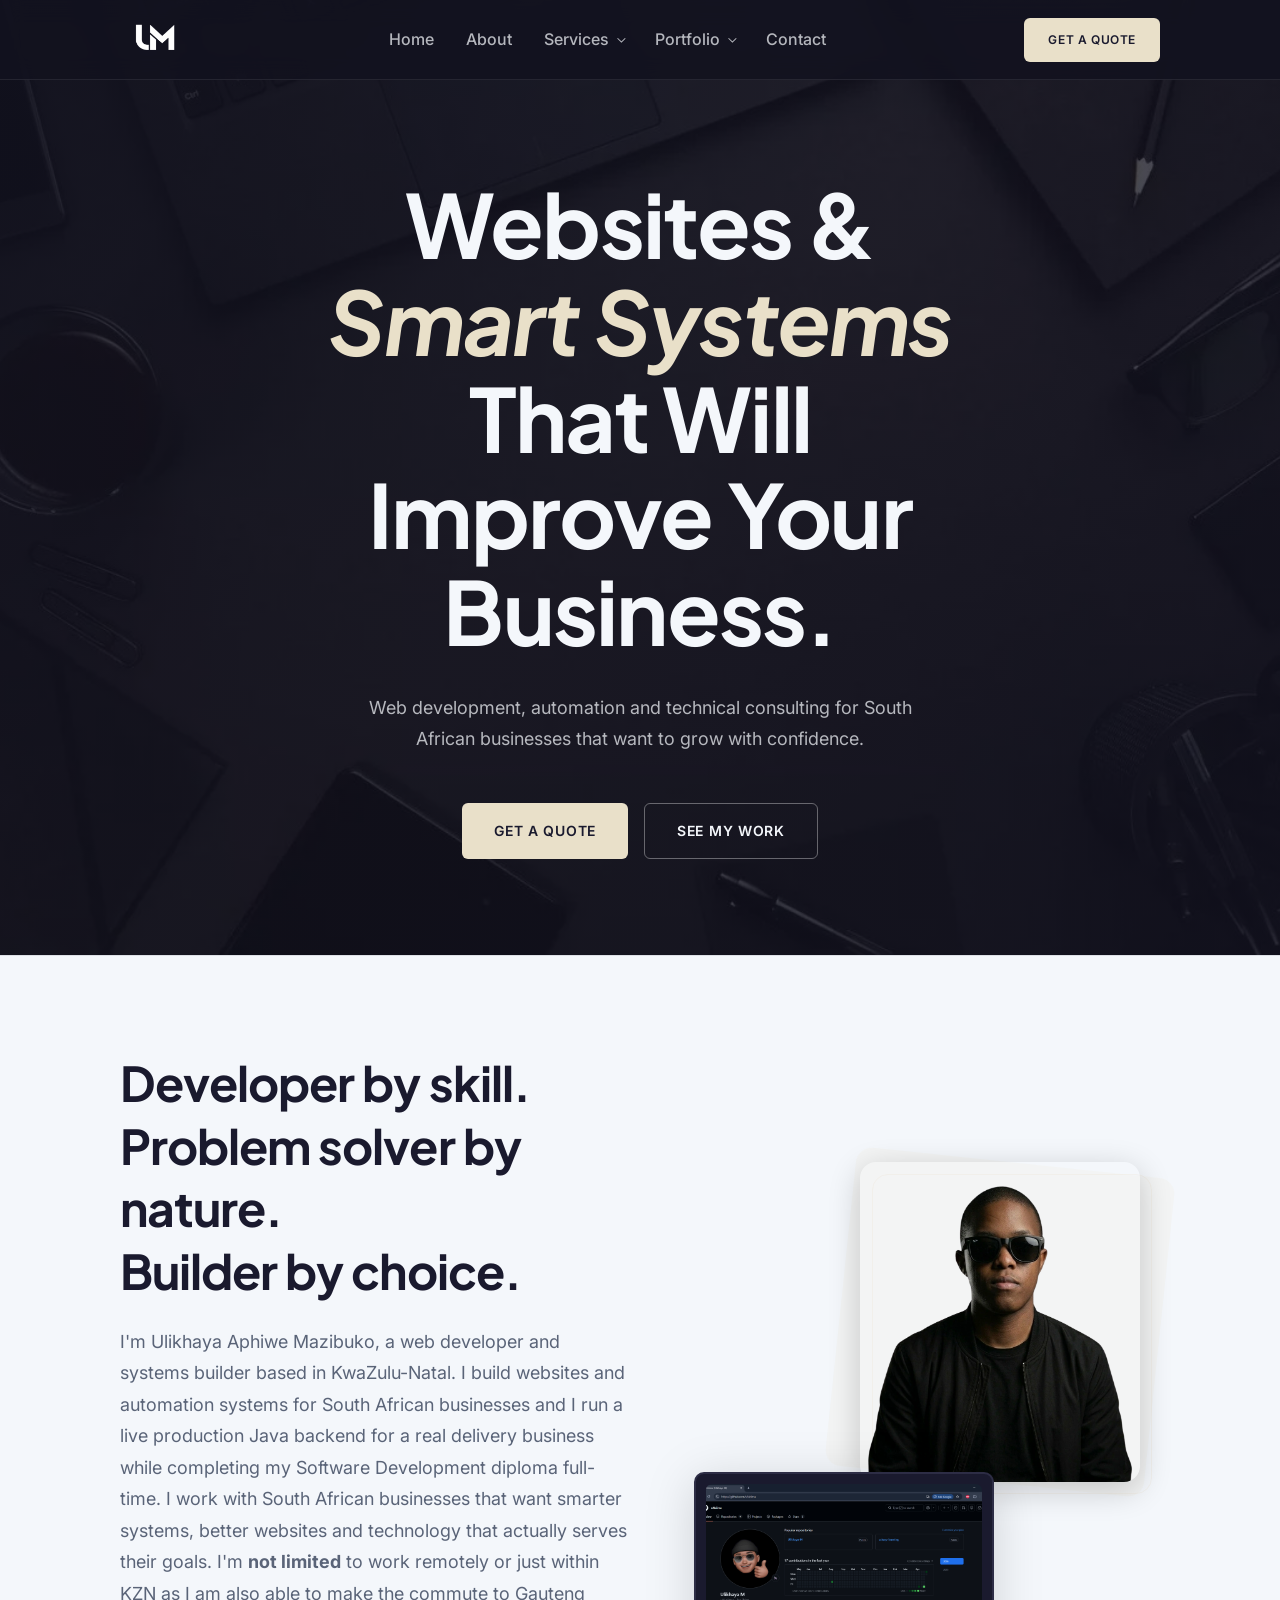
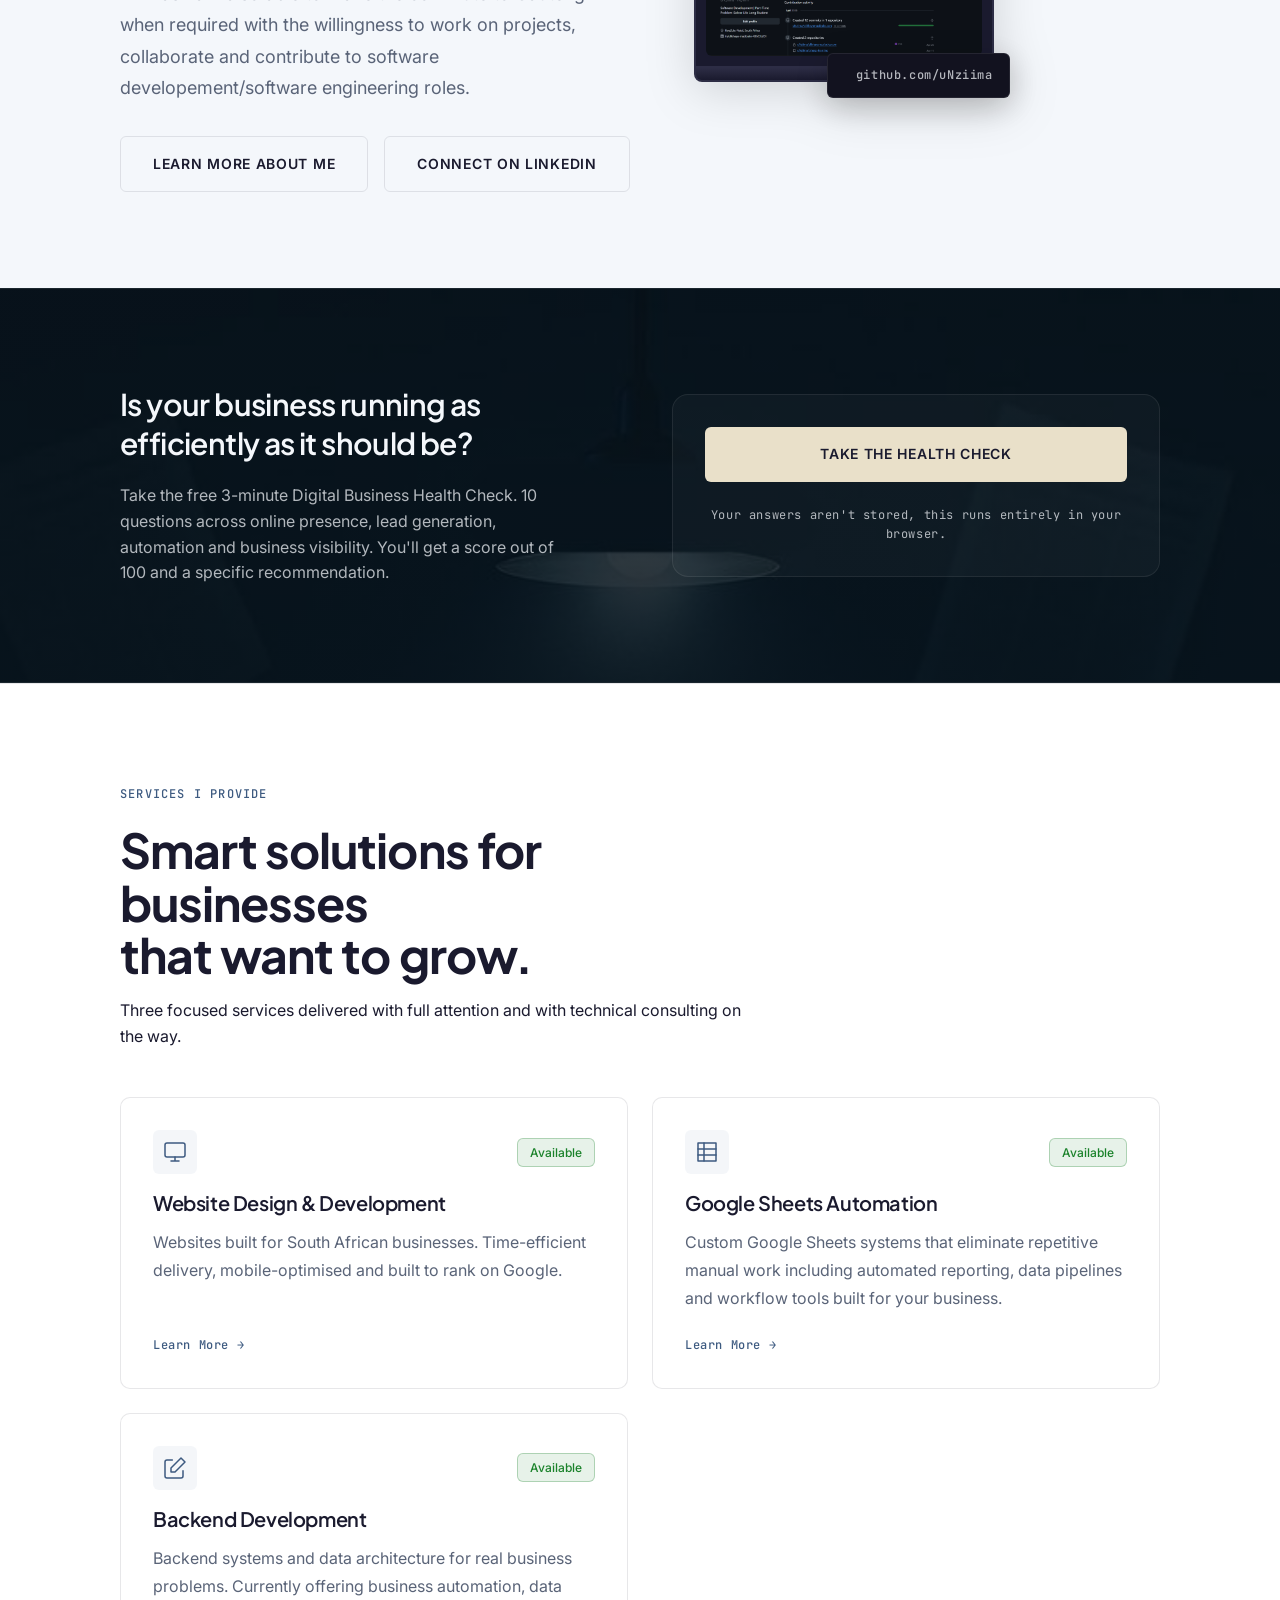
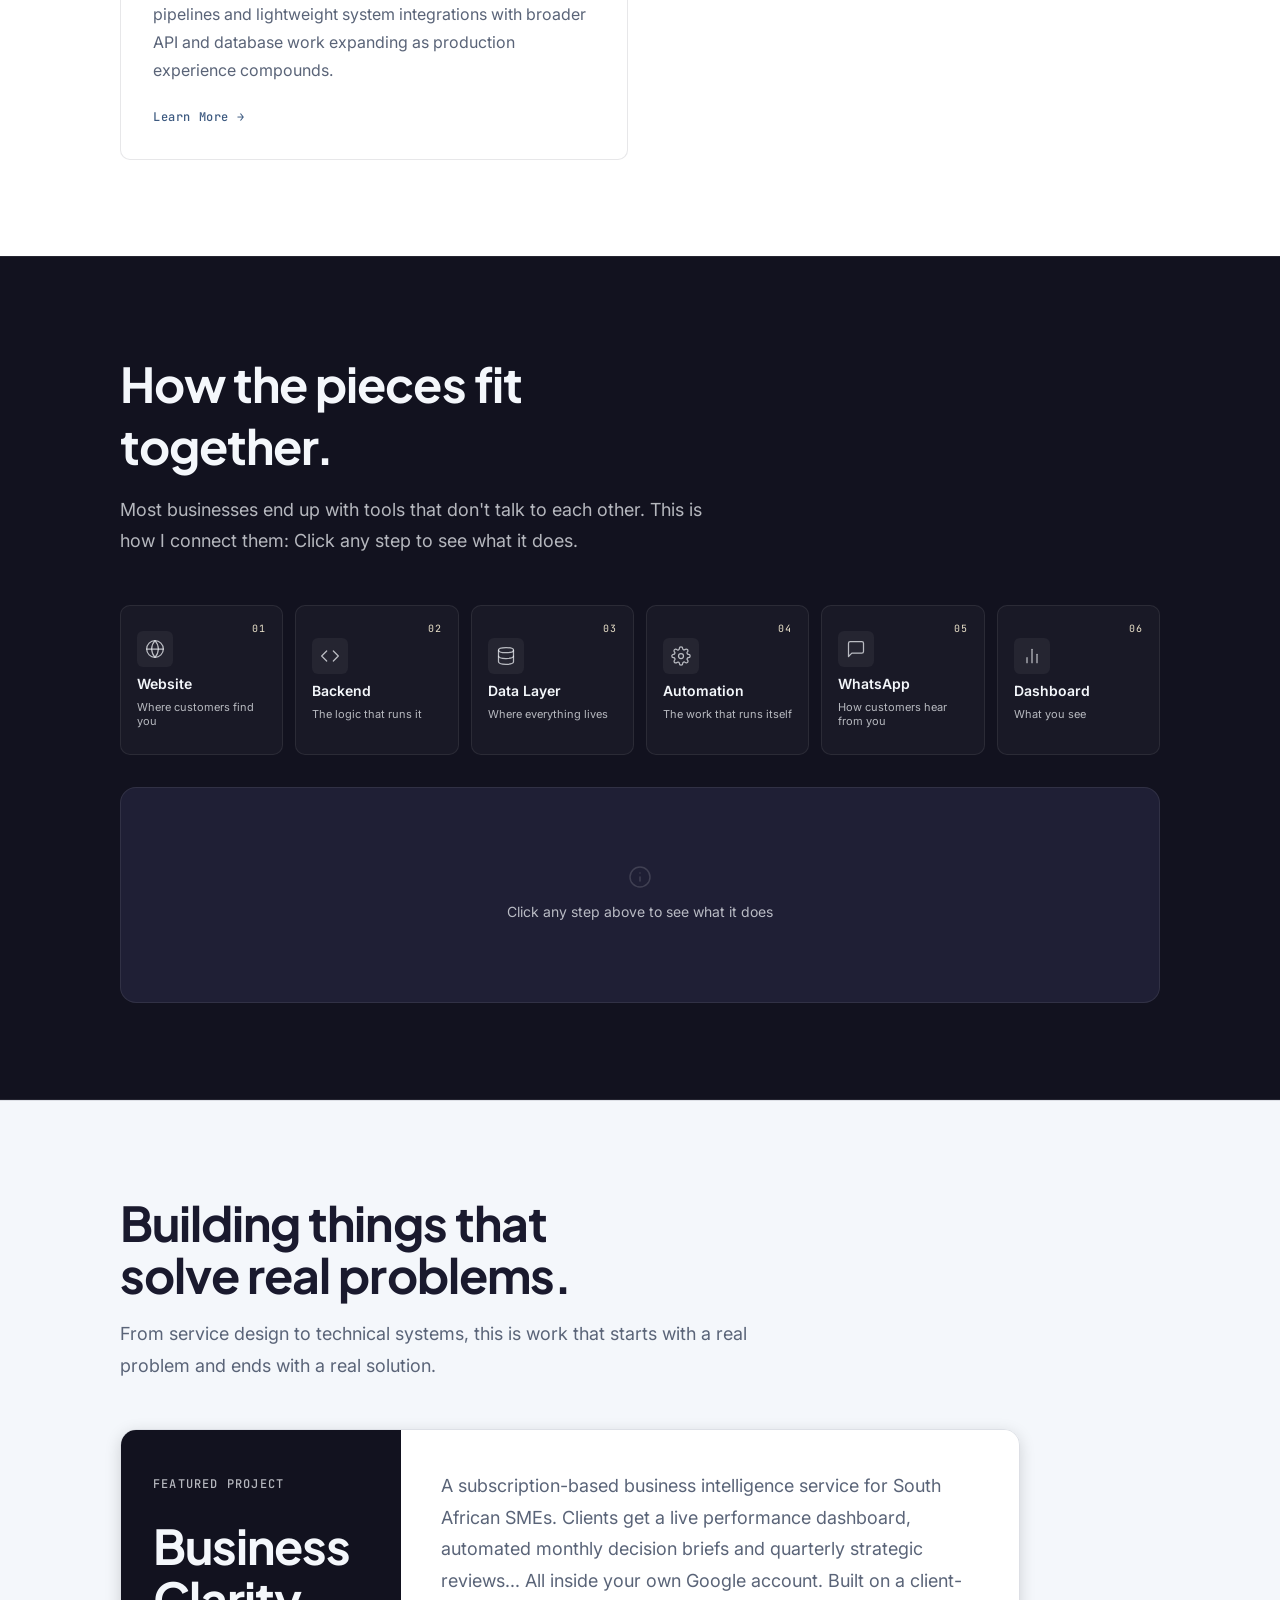
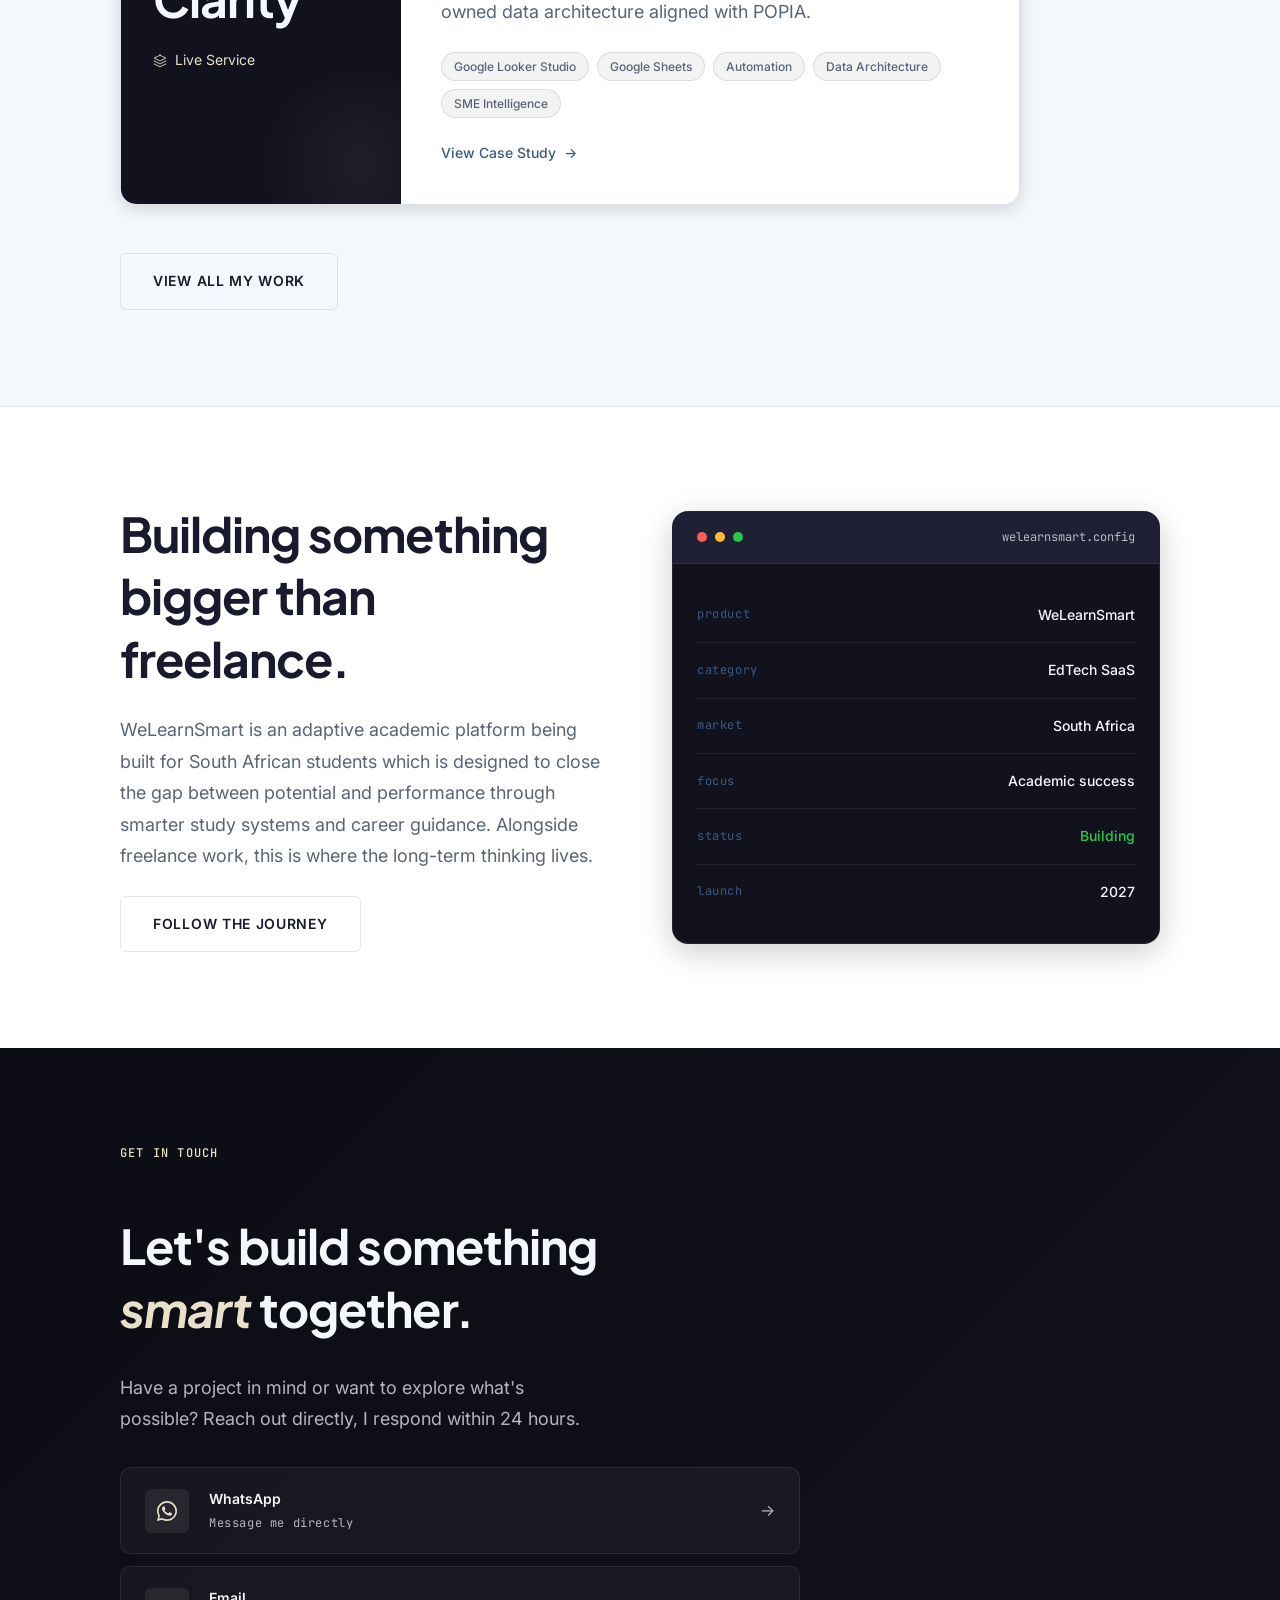
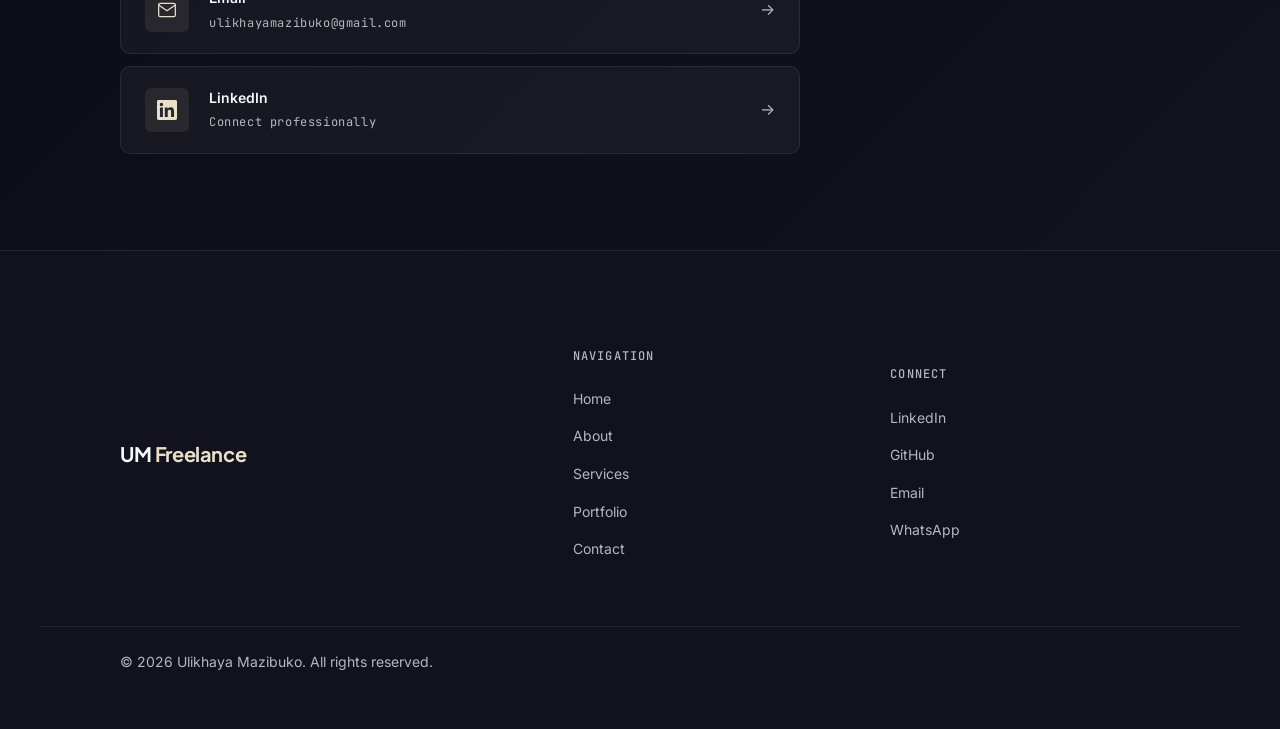
<file: index.html>
<!DOCTYPE html>
<html lang="en">
    <head>
        <!-- Google tag (gtag.js) -->
        <script async src="https://www.googletagmanager.com/gtag/js?id=G-D19GZRCL80"></script>
        <script>
        window.dataLayer = window.dataLayer || [];
        function gtag(){dataLayer.push(arguments);}
        gtag('js', new Date());

        gtag('config', 'G-D19GZRCL80');
        </script>
    <meta charset="UTF-8" />
    <meta name="viewport" content="width=device-width, initial-scale=1.0" />

    <!-- Favicon -->
    <link rel="icon" type="image/png" href="images/favi-icon.png" />
    <link rel="apple-touch-icon" href="images/favi-icon.png" />
    <link rel="shortcut icon" href="images/favi-icon.png" />

    <!-- Primary SEO -->
    <title>Ulikhaya Mazibuko - Web Developer & Software Development | KwaZulu-Natal, SA</title>
    <meta name="description" content="Ulikhaya Mazibuko is a web developer and software development student based in KwaZulu-Natal, South Africa. Offering website design, Google Sheets automation and backend development for South African businesses." />
    <meta name="keywords" content="web developer South Africa, KwaZulu-Natal web developer, website design South Africa, Google Sheets automation, backend developer South Africa, Java developer South Africa" />
    <meta name="author" content="Ulikhaya Mazibuko" />
    <meta name="robots" content="index, follow" />
    <link rel="canonical" href="https://ulikhayamazibuko.com" />

    <!-- Open Graph — LinkedIn, WhatsApp, Facebook previews -->
    <meta property="og:type" content="website" />
    <meta property="og:url" content="https://ulikhayamazibuko.com" />
    <meta property="og:title" content="Ulikhaya Mazibuko - Web Developer & Software Development" />
    <meta property="og:description" content="Web development, Google Sheets automation and backend systems for South African businesses. Based in KwaZulu-Natal, available nationwide." />
    <meta property="og:image" content="https://ulikhayamazibuko.com/images/og-preview.jpg" />
    <meta property="og:locale" content="en_ZA" />

    <!-- Twitter/X card -->
    <meta name="twitter:card" content="summary_large_image" />
    <meta name="twitter:title" content="Ulikhaya Mazibuko - Web Developer & Software Development" />
    <meta name="twitter:description" content="Web development, Google Sheets automation and backend systems for South African businesses." />
    <meta name="twitter:image" content="https://ulikhayamazibuko.com/images/og-preview.jpg" />

    <!-- Font preconnect — establishes connection early -->
    <link rel="preconnect" href="https://fonts.googleapis.com" />
    <link rel="preconnect" href="https://fonts.gstatic.com" crossorigin />

    <!-- Preload hero background — tells browser to fetch it immediately -->
    <link 
    rel="preload" 
    as="image" 
    href="images/hero-bg-3.webp"
    fetchpriority="high"
    />
    <!-- Fonts load async — never blocks rendering -->
    <link 
    href="https://fonts.googleapis.com/css2?family=Plus+Jakarta+Sans:wght@400;500;600;700&family=Inter:wght@400;500;600&family=JetBrains+Mono:wght@400;500&display=swap" 
    rel="stylesheet"
    media="print"
    onload="this.media='all'"
    />

    <!-- Fallback for no-JS -->
    <noscript>
    <link 
        href="https://fonts.googleapis.com/css2?family=Plus+Jakarta+Sans:wght@400;500;600;700&family=Inter:wght@400;500;600&family=JetBrains+Mono:wght@400;500&display=swap" 
        rel="stylesheet"
    />
    </noscript>
    <!-- Structured data — Person schema for Google -->
    <script type="application/ld+json">
    {
        "@context": "https://schema.org",
        "@type": "Person",
        "name": "Ulikhaya Mazibuko",
        "url": "https://ulikhayamazibuko.com",
        "jobTitle": "Web Developer & Software Development Student",
        "description": "Web developer and Software Development based in KwaZulu-Natal, South Africa. Offering website design, Google Sheets automation and backend development.",
        "address": {
        "@type": "PostalAddress",
        "addressRegion": "KwaZulu-Natal",
        "addressCountry": "ZA"
        },
        "sameAs": [
        "https://linkedin.com/in/ulikhaya-mazibuko-43623b261",
        "https://github.com/uNziima"
        ],
        "knowsAbout": [
        "Web Development",
        "Java",
        "Google Sheets Automation",
        "Backend Development",
        "Business Intelligence"
        ]
    }
    </script>

    <!-- CSS — order matters -->
    <link rel="stylesheet" href="css/variables.css" />
    <link rel="stylesheet" href="css/reset.css" />
    <link rel="stylesheet" href="css/style.css" />
    </head>

    <body>

    <!-- ============================================
        NAVIGATION
    ============================================ -->
    <header class="nav-wrapper" id="top">
        <nav class="nav container">

       <a href="#top" class="nav-logo" id="navLogo">
            <img 
                src="images/UM_Logo.png" 
                alt="UM Freelance Logo" 
                class="nav-logo-img"
            />
            <span class="nav-logo-tooltip">Freelance with Ulikhaya Mazibuko</span>
        </a>

        <!-- Desktop nav links -->
        <ul class="nav-links">

    <!-- Home — no dropdown -->
    <li class="nav-item no-drop">
        <a href="#top">Home</a>
    </li>

    <!-- About — no dropdown -->
    <li class="nav-item no-drop">
        <a href="#about">About</a>
    </li>

    <!-- Services — dropdown -->
    <li class="nav-item">
        <a href="services.html">Services</a>
        <div class="nav-dropdown">

        <a href="services.html#website-design" class="nav-dropdown-item">
            <span class="nav-dropdown-item-title">Website Design & Backend Development</span>
            <span class="nav-dropdown-item-desc">Websites built for South African businesses</span>
        </a>

        <div class="nav-dropdown-divider"></div>

        <a href="services.html#google-ads-automation" class="nav-dropdown-item">
            <span class="nav-dropdown-item-title">Google Sheets Automation</span>
            <span class="nav-dropdown-item-desc">Google Sheets setup and workflow automation</span>
        </a>

        <div class="nav-dropdown-divider"></div>

        <a href="services.html#backend-development" class="nav-dropdown-item">
            <span class="nav-dropdown-item-title">Backend Development</span>
            <span class="nav-dropdown-item-desc">APIs, databases, system integrations and custom backend logic</span>
        </a>

        <div class="nav-dropdown-divider"></div>

        <a href="services.html#technical-consulting" class="nav-dropdown-item">
            <span class="nav-dropdown-item-title">Technical Consulting</span>
            <span class="nav-dropdown-item-desc">Architecture planning, technology decisions and system design advice</span>
        </a>

        <div class="nav-dropdown-divider"></div>

        <a href="services.html#packages-pricing" class="nav-dropdown-item">
            <span class="nav-dropdown-item-title">Packages & Pricing</span>
            <span class="nav-dropdown-item-desc">All three tiers with full breakdowns of what is included in each</span>
        </a>

        </div>
    </li>

    <!-- Portfolio — dropdown -->
    <li class="nav-item">
        <a href="portfolio.html">Portfolio</a>
        <div class="nav-dropdown">

        <a href="portfolio.html#web-projects" class="nav-dropdown-item">
            <span class="nav-dropdown-item-title">Web Projects</span>
            <span class="nav-dropdown-item-desc">Websites and business systems built for clients and personal development work</span>
        </a>

        <div class="nav-dropdown-divider"></div>

        <a href="portfolio.html#case-studies" class="nav-dropdown-item">
            <span class="nav-dropdown-item-title">Case Studies</span>
            <span class="nav-dropdown-item-desc">Problem, solution and outcome breakdowns for selected projects</span>
        </a>

        </div>
    </li>
    <!-- Contact — no dropdown -->
    <li class="nav-item no-drop">
        <a href="#contact">Contact</a>
    </li>

    </ul>

        <!-- CTA -->
        <a href="#contact" class="btn btn-primary nav-cta">Get a Quote</a>

        <!-- Mobile hamburger -->
        <button class="nav-hamburger" id="hamburger" aria-label="Open navigation menu" aria-expanded="false">
            <span></span>
            <span></span>
            <span></span>
        </button>

        </nav>
    </header>

    <!-- Mobile menu — outside header so it covers full screen -->
    <div class="nav-mobile" id="mobileMenu">
        <ul class="nav-mobile-links">
            <li><a href="#top" class="nav-mobile-link">Home</a></li>
            <li><a href="#about" class="nav-mobile-link">About</a></li>
            <li><a href="services.html" class="nav-mobile-link">Services</a></li>
            <li><a href="portfolio.html" class="nav-mobile-link">Portfolio</a></li>
            <li><a href="#contact" class="nav-mobile-link">Contact</a></li>
            <li><a href="#contact" class="btn btn-primary mt-6">Get a Quote</a></li>
        </ul>
    </div>

    <main>

    <!-- ============================================
        HERO SECTION
    ============================================ -->
    <section class="hero" id="hero">
        <div class="hero-bg"></div>
        <div class="hero-overlay"></div>

        <div class="container hero-container">

            <h1 class="hero-headline heading-xl text-on-dark">
                <span class="hero-line">
                    <span class="hero-headline-primary">Websites &</span>
                </span>
                <span class="hero-line">
                    <span class="hero-headline-accent">Smart Systems</span>
                </span>
                <span class="hero-line">That <b>Will</b> Improve Your Business.</span>
            </h1>

            <p class="body-lg text-on-dark-muted hero-sub">
            Web development, automation and technical consulting
            for South African businesses that want to grow with confidence.
            </p>

            <div class="hero-ctas flex gap-4">
                <!-- Hero buttons -->
                    <a href="#contact" class="btn btn-primary">Get a Quote</a>
                    <a href="portfolio.html" class="btn btn-secondary">See My Work</a>

            </div>

        </div>

        </section>

    <!-- ============================================
        ABOUT SECTION
    ============================================ -->
    <section class="about surface-light" id="about">
    <div class="container about-container">

        <!-- Left — text content -->
        <div class="about-text">

        <h2 class="heading-lg about-headline">
            Developer by skill.<br />
            Problem solver by nature.<br />
            Builder by choice.
        </h2>

        <p class="body-lg about-body">
           I'm Ulikhaya Aphiwe Mazibuko, a web developer and systems builder based in KwaZulu-Natal.
            I build websites and automation systems for South African businesses
             and I run a live production Java backend for a real delivery business while completing my Software Development diploma full-time.
            I work with South African businesses 
                that want smarter systems, better websites and technology that 
                actually serves their goals. I'm <b>not limited</b> to work remotely or just within KZN as I am also able to 
                make the commute to Gauteng when required with the willingness to work on projects, 
                collaborate and contribute to software developement/software engineering roles.
        </p>

        <div class="about-buttons">
            <!-- About buttons -->
            <a href="about.html" class="btn btn-ghost">Learn More About Me</a>
            <a href="https://linkedin.com/in/ulikhaya-mazibuko-43623b261" 
            target="_blank" 
            class="btn btn-ghost">Connect on LinkedIn</a>
        </div>

        </div>

        <!-- Right — visual composition (desktop only) -->
        <div class="about-visual">

        <!-- Background shape behind photo -->
        <div class="about-shape"></div>

        <!-- Offset border frame -->
        <div class="about-photo-frame"></div>

        <!-- Your photo -->
        <div class="about-photo-wrapper">
            <img 
            src="images/ulikhaya.webp" 
            alt="Ulikhaya Mazibuko" 
            class="about-photo"
            width="280" height="320" loading="lazy"
            />
        </div>

        <!-- Laptop mockup -->
        <div class="about-laptop">

            <!-- Laptop screen -->
            <div class="laptop-screen">
            <div class="laptop-screen-inner">

                <!-- GitHub screenshot inside screen -->
                <img 
                src="images/github-preview.png" 
                alt="Ulikhaya Mazibuko GitHub Profile"
                class="laptop-github-img"
                />

                <!-- Hover overlay — GitHub link -->
                <a 
                href="https://github.com/uNziima" 
                target="_blank"
                class="laptop-hover-overlay"
                >
                <span class="laptop-hover-label">
                    View GitHub Profile →
                </span>
                </a>

            </div>
            </div>

            <!-- Laptop base -->
            <div class="laptop-base">
                <!-- GitHub badge -->
                <div class="laptop-badge">
                <span class="laptop-badge-dot"></span>
                <span class="laptop-badge-text">github.com/uNziima</span>
                </div>
                <div class="laptop-notch"></div>
            </div>

        </div>

        </div>

    </div>
    </section>

    <!-- ============================================
        HEALTH CHECK CTA SECTION
    ============================================ -->
    <section class="hc-cta-section surface-dark">
    <div class="container hc-cta-container">

        <div class="hc-cta-left">
        <h2 class="heading-md hc-cta-headline text-on-dark">
            Is your business running as efficiently as it should be?
        </h2>
        <p class="body-base hc-cta-body text-on-dark-muted">
            Take the free 3-minute Digital Business Health Check. 
            10 questions across online presence, lead generation, 
            automation and business visibility. You'll get a score 
            out of 100 and a specific recommendation.
        </p>
        </div>

        <div class="hc-cta-right">
        <div class="hc-cta-card">
            <a href="health-check.html" class="btn btn-primary hc-cta-btn">
            Take the Health Check
            </a>
            <p class="hc-cta-note">
            Your answers aren't stored, this runs entirely in your browser.
            </p>
        </div>
        </div>

    </div>
    </section>

    <!-- ============================================
    SERVICES SECTION
    ============================================ -->
    <section class="services surface-white" id="services">
    <div class="container services-container">

        <!-- Header -->
        <div class="services-header">
        <div class="section-label">
            <span class="label">Services I Provide</span>
        </div>
        <h2 class="heading-lg services-headline">
            Smart solutions for businesses<br />
            that want to grow.
        </h2>
        <p>
        Three focused services delivered with full attention and 
        with technical consulting on the way.
        </p>
        </div>

        <!-- Cards grid -->
        <div class="services-grid">

        <!-- Card 1 — Active -->
    <div class="service-card service-card--active">

    <!-- Top row — icon left, status right -->
    <div class="service-card-top">
        <div class="service-card-icon">
        <svg width="24" height="24" viewBox="0 0 24 24" 
            fill="none" stroke="currentColor" 
            stroke-width="1.5" stroke-linecap="round" 
            stroke-linejoin="round">
            <rect x="2" y="3" width="20" height="14" rx="2"/>
            <path d="M8 21h8M12 17v4"/>
        </svg>
        </div>
        <div class="service-card-status service-card-status--active">
        Available
        </div>
    </div>

    <!-- Content -->
    <div class="service-card-content">
        <h3 class="heading-sm service-card-title">
        Website Design & Development
        </h3>
        <p class="body-sm service-card-desc">
        Websites built for South African businesses. 
        Time-efficient delivery, mobile-optimised and built to 
        rank on Google.
        </p>
    </div>

    <div class="service-card-footer">
    <a href="services.html#website-design" class="service-card-link">
        Learn More →
    </a>
    <button class="video-trigger"
            data-video="PLACEHOLDER"
            data-video-caption="Website Design &amp; Development — 90 second explainer">
        <span class="video-trigger-icon">
        <svg width="7" height="7" viewBox="0 0 24 24" fill="currentColor">
            <polygon points="5 3 19 12 5 21 5 3"/>
        </svg>
        </span>
        Watch
    </button>
    </div>

    </div>

    <!-- Card 2 — Active -->
    <div class="service-card service-card--active">

    <!-- Top row — icon left, status right -->
    <div class="service-card-top">
        <div class="service-card-icon">
        <svg width="24" height="24" viewBox="0 0 24 24" 
            fill="none" stroke="currentColor" 
            stroke-width="1.5" stroke-linecap="round" 
            stroke-linejoin="round">
            <path d="M3 3h18v18H3z"/>
            <path d="M3 9h18M3 15h18M9 3v18"/>
        </svg>
        </div>
        <div class="service-card-status service-card-status--active">
        Available
        </div>
    </div>

    <!-- Content -->
    <div class="service-card-content">
        <h3 class="heading-sm service-card-title">
        Google Sheets Automation
        </h3>
        <p class="body-sm service-card-desc">
        Custom Google Sheets systems that eliminate repetitive 
        manual work including automated reporting, data pipelines and 
        workflow tools built for your business.
        </p>
    </div>

    <div class="service-card-footer">
    <a href="services.html#google-sheets-automation" class="service-card-link">
        Learn More →
    </a>
    <button class="video-trigger"
            data-video="PLACEHOLDER"
            data-video-caption="Google Sheets Automation — 90 second explainer">
        <span class="video-trigger-icon">
        <svg width="7" height="7" viewBox="0 0 24 24" fill="currentColor">
            <polygon points="5 3 19 12 5 21 5 3"/>
        </svg>
        </span>
        Watch
    </button>
    </div>

    </div>

    <!-- Card 3 -->
    <div class="service-card service-card--active">

    <div class="service-card-top">
        <div class="service-card-icon">
        <svg width="24" height="24" viewBox="0 0 24 24"
            fill="none" stroke="currentColor"
            stroke-width="1.5" stroke-linecap="round"
            stroke-linejoin="round">
            <path d="M20 14.66V20a2 2 0 0 1-2 2H4a2 2 0 0 1-2-2V6a2 2 0 0 1 2-2h5.34"/>
            <polygon points="18 2 22 6 12 16 8 16 8 12 18 2"/>
        </svg>
        </div>
        <div class="service-card-status service-card-status--active">
        Available
        </div>
    </div>

    <div class="service-card-content">
        <h3 class="heading-sm service-card-title">
        Backend Development
        </h3>
        <p class="body-sm service-card-desc">
        Backend systems and data architecture for real business problems. 
        Currently offering business automation, data pipelines and 
        lightweight system integrations with broader API and database 
        work expanding as production experience compounds.
        </p>
    </div>

    <div class="service-card-footer">
    <a href="services.html#backend-development" class="service-card-link">
        Learn More →
    </a>
    <button class="video-trigger"
            data-video="PLACEHOLDER"
            data-video-caption="Backend Development — 90 second explainer">
        <span class="video-trigger-icon">
        <svg width="7" height="7" viewBox="0 0 24 24" fill="currentColor">
            <polygon points="5 3 19 12 5 21 5 3"/>
        </svg>
        </span>
        Watch
    </button>
    </div>

    </div>

        </div>

    </div>
    </section>

    <!-- ============================================
        ARCHITECTURE MAP
    ============================================ -->
    <section class="arch-section surface-dark" id="architecture">
    <div class="container arch-container">

        <!-- Header -->
        <div class="arch-header reveal">
        <h2 class="heading-lg arch-headline text-on-dark">
            How the pieces
            fit together.
        </h2>
        <p class="body-lg arch-subtext text-on-dark-muted">
            Most businesses end up with tools that don't talk to each other.
            This is how I connect them: Click any step to see what it does.
        </p>
        </div>

        <!-- Diagram -->
        <div class="arch-diagram reveal">

        <!-- Flow nodes -->
        <div class="arch-flow">

            <button class="arch-node" data-node="website" aria-label="Website step">
            <span class="arch-node-icon">
                <svg width="20" height="20" viewBox="0 0 24 24" fill="none"
                    stroke="currentColor" stroke-width="1.5"
                    stroke-linecap="round" stroke-linejoin="round">
                <circle cx="12" cy="12" r="10"/>
                <line x1="2" y1="12" x2="22" y2="12"/>
                <path d="M12 2a15.3 15.3 0 0 1 4 10 15.3 15.3 0 0 1-4 10 15.3 15.3 0 0 1-4-10 15.3 15.3 0 0 1 4-10z"/>
                </svg>
            </span>
            <span class="arch-node-num">01</span>
            <span class="arch-node-label">Website</span>
            <span class="arch-node-sub">Where customers find you</span>
            </button>

            <span class="arch-arrow" aria-hidden="true">
            <svg width="16" height="16" viewBox="0 0 24 24" fill="none"
                stroke="currentColor" stroke-width="2"
                stroke-linecap="round" stroke-linejoin="round">
                <line x1="5" y1="12" x2="19" y2="12"/>
                <polyline points="12 5 19 12 12 19"/>
            </svg>
            </span>

            <button class="arch-node" data-node="backend" aria-label="Backend step">
            <span class="arch-node-icon">
                <svg width="20" height="20" viewBox="0 0 24 24" fill="none"
                    stroke="currentColor" stroke-width="1.5"
                    stroke-linecap="round" stroke-linejoin="round">
                <polyline points="16 18 22 12 16 6"/>
                <polyline points="8 6 2 12 8 18"/>
                </svg>
            </span>
            <span class="arch-node-num">02</span>
            <span class="arch-node-label">Backend</span>
            <span class="arch-node-sub">The logic that runs it</span>
            </button>

            <span class="arch-arrow" aria-hidden="true">
            <svg width="16" height="16" viewBox="0 0 24 24" fill="none"
                stroke="currentColor" stroke-width="2"
                stroke-linecap="round" stroke-linejoin="round">
                <line x1="5" y1="12" x2="19" y2="12"/>
                <polyline points="12 5 19 12 12 19"/>
            </svg>
            </span>

            <button class="arch-node" data-node="data" aria-label="Data layer step">
            <span class="arch-node-icon">
                <svg width="20" height="20" viewBox="0 0 24 24" fill="none"
                    stroke="currentColor" stroke-width="1.5"
                    stroke-linecap="round" stroke-linejoin="round">
                <ellipse cx="12" cy="5" rx="9" ry="3"/>
                <path d="M21 12c0 1.66-4 3-9 3s-9-1.34-9-3"/>
                <path d="M3 5v14c0 1.66 4 3 9 3s9-1.34 9-3V5"/>
                </svg>
            </span>
            <span class="arch-node-num">03</span>
            <span class="arch-node-label">Data Layer</span>
            <span class="arch-node-sub">Where everything lives</span>
            </button>

            <span class="arch-arrow" aria-hidden="true">
            <svg width="16" height="16" viewBox="0 0 24 24" fill="none"
                stroke="currentColor" stroke-width="2"
                stroke-linecap="round" stroke-linejoin="round">
                <line x1="5" y1="12" x2="19" y2="12"/>
                <polyline points="12 5 19 12 12 19"/>
            </svg>
            </span>

            <button class="arch-node" data-node="automation" aria-label="Automation step">
            <span class="arch-node-icon">
                <svg width="20" height="20" viewBox="0 0 24 24" fill="none"
                    stroke="currentColor" stroke-width="1.5"
                    stroke-linecap="round" stroke-linejoin="round">
                <circle cx="12" cy="12" r="3"/>
                <path d="M19.4 15a1.65 1.65 0 0 0 .33 1.82l.06.06a2 2 0 0 1 0 2.83 2 2 0 0 1-2.83 0l-.06-.06a1.65 1.65 0 0 0-1.82-.33 1.65 1.65 0 0 0-1 1.51V21a2 2 0 0 1-2 2 2 2 0 0 1-2-2v-.09A1.65 1.65 0 0 0 9 19.4a1.65 1.65 0 0 0-1.82.33l-.06.06a2 2 0 0 1-2.83 0 2 2 0 0 1 0-2.83l.06-.06a1.65 1.65 0 0 0 .33-1.82 1.65 1.65 0 0 0-1.51-1H3a2 2 0 0 1-2-2 2 2 0 0 1 2-2h.09A1.65 1.65 0 0 0 4.6 9a1.65 1.65 0 0 0-.33-1.82l-.06-.06a2 2 0 0 1 0-2.83 2 2 0 0 1 2.83 0l.06.06a1.65 1.65 0 0 0 1.82.33H9a1.65 1.65 0 0 0 1-1.51V3a2 2 0 0 1 2-2 2 2 0 0 1 2 2v.09a1.65 1.65 0 0 0 1 1.51 1.65 1.65 0 0 0 1.82-.33l.06-.06a2 2 0 0 1 2.83 0 2 2 0 0 1 0 2.83l-.06.06a1.65 1.65 0 0 0-.33 1.82V9a1.65 1.65 0 0 0 1.51 1H21a2 2 0 0 1 2 2 2 2 0 0 1-2 2h-.09a1.65 1.65 0 0 0-1.51 1z"/>
                </svg>
            </span>
            <span class="arch-node-num">04</span>
            <span class="arch-node-label">Automation</span>
            <span class="arch-node-sub">The work that runs itself</span>
            </button>

            <span class="arch-arrow" aria-hidden="true">
            <svg width="16" height="16" viewBox="0 0 24 24" fill="none"
                stroke="currentColor" stroke-width="2"
                stroke-linecap="round" stroke-linejoin="round">
                <line x1="5" y1="12" x2="19" y2="12"/>
                <polyline points="12 5 19 12 12 19"/>
            </svg>
            </span>

            <button class="arch-node" data-node="whatsapp" aria-label="WhatsApp step">
            <span class="arch-node-icon">
                <svg width="20" height="20" viewBox="0 0 24 24" fill="none"
                    stroke="currentColor" stroke-width="1.5"
                    stroke-linecap="round" stroke-linejoin="round">
                <path d="M21 15a2 2 0 0 1-2 2H7l-4 4V5a2 2 0 0 1 2-2h14a2 2 0 0 1 2 2z"/>
                </svg>
            </span>
            <span class="arch-node-num">05</span>
            <span class="arch-node-label">WhatsApp</span>
            <span class="arch-node-sub">How customers hear from you</span>
            </button>

            <span class="arch-arrow" aria-hidden="true">
            <svg width="16" height="16" viewBox="0 0 24 24" fill="none"
                stroke="currentColor" stroke-width="2"
                stroke-linecap="round" stroke-linejoin="round">
                <line x1="5" y1="12" x2="19" y2="12"/>
                <polyline points="12 5 19 12 12 19"/>
            </svg>
            </span>

            <button class="arch-node" data-node="dashboard" aria-label="Dashboard step">
            <span class="arch-node-icon">
                <svg width="20" height="20" viewBox="0 0 24 24" fill="none"
                    stroke="currentColor" stroke-width="1.5"
                    stroke-linecap="round" stroke-linejoin="round">
                <line x1="18" y1="20" x2="18" y2="10"/>
                <line x1="12" y1="20" x2="12" y2="4"/>
                <line x1="6" y1="20" x2="6" y2="14"/>
                </svg>
            </span>
            <span class="arch-node-num">06</span>
            <span class="arch-node-label">Dashboard</span>
            <span class="arch-node-sub">What you see</span>
            </button>

        </div>

        <!-- Detail panel -->
        <div class="arch-detail" id="archDetail">
            <div class="arch-detail-placeholder">
            <svg width="24" height="24" viewBox="0 0 24 24" fill="none"
                stroke="currentColor" stroke-width="1.5"
                stroke-linecap="round" stroke-linejoin="round">
                <circle cx="12" cy="12" r="10"/>
                <line x1="12" y1="16" x2="12" y2="12"/>
                <line x1="12" y1="8" x2="12.01" y2="8"/>
            </svg>
            <span>Click any step above to see what it does</span>
            </div>
        </div>

        </div>

    </div>
    </section>

    <!-- ============================================
        PORTFOLIO SECTION
    ============================================ -->
    <section class="portfolio surface-light" id="portfolio">
    <div class="container portfolio-container">

        <!-- Header -->
        <div class="portfolio-header">
        <h2 class="heading-lg portfolio-headline">
            Building things that<br />
            solve real problems.
        </h2>
        <p class="body-lg portfolio-subtext">
            From service design to technical systems, this is work that starts 
            with a real problem and ends with a real solution.
        </p>
        </div>

        <!-- Featured project — split card -->
        <div class="portfolio-featured">

        <!-- Left dark panel — identity -->
        <div class="portfolio-featured-left">
            <div class="portfolio-featured-label">
            <span class="label">Featured Project</span>
            </div>
            <h3 class="portfolio-featured-name">
            Business<br />Clarity
            </h3>
            <div class="portfolio-featured-status">
                <svg width="14" height="14" viewBox="0 0 24 24"
                    fill="none" stroke="currentColor"
                    stroke-width="1.5" stroke-linecap="round"
                    stroke-linejoin="round">
                    <path d="M12 2L2 7l10 5 10-5-10-5z"/>
                    <path d="M2 17l10 5 10-5"/>
                    <path d="M2 12l10 5 10-5"/>
                </svg>
                <span class="body-sm">Live Service</span>
            </div>
            
        </div>

        <!-- Right light panel — detail -->
        <div class="portfolio-featured-right">

            <p class="body-lg portfolio-featured-desc">
            A subscription-based business intelligence service for South 
            African SMEs. Clients get a live performance dashboard, automated 
            monthly decision briefs and quarterly strategic reviews... All 
            inside your own Google account. Built on a client-owned data 
            architecture aligned with POPIA.
            </p>

            <div class="portfolio-featured-tags">
            <span class="tag">Google Looker Studio</span>
            <span class="tag">Google Sheets</span>
            <span class="tag">Automation</span>
            <span class="tag">Data Architecture</span>
            <span class="tag">SME Intelligence</span>
            </div>

            <a href="portfolio.html#business-clarity" 
            class="portfolio-featured-link">
            View Case Study 
            <span class="portfolio-featured-arrow">→</span>
            </a>

        </div>

        </div>

        <!-- CTA -->
        <div class="portfolio-cta">
            <a href="portfolio.html" class="btn btn-ghost">View All My Work</a>
        </div>

    </div>
    </section>

        <!-- ============================================
            STARTUP SECTION
        ============================================ -->
        <section class="startup surface-white" id="startup">
        <div class="container startup-container">

            <!-- Left — text content -->
            <div class="startup-content">
            <h2 class="heading-lg startup-headline">
                Building something<br />
                bigger than freelance.
            </h2>

            <p class="body-lg startup-body">
                WeLearnSmart is an adaptive academic platform being built 
                for South African students which is designed to close the gap between 
                potential and performance through smarter study systems and 
                career guidance. Alongside freelance work, this is where the 
                long-term thinking lives.
            </p>

            <a href="https://linkedin.com/in/ulikhaya-mazibuko-43623b261" 
                target="_blank"
                class="btn btn-ghost startup-cta">
                Follow the Journey
            </a>

            </div>

            <!-- Right — visual detail -->
            <div class="startup-visual">

            <!-- Main card -->
            <div class="startup-card">

                <div class="startup-card-header">
                <div class="startup-card-dots">
                    <span class="startup-dot red"></span>
                    <span class="startup-dot yellow"></span>
                    <span class="startup-dot green"></span>
                </div>
                <span class="mono startup-card-filename">
                    welearnsmart.config
                </span>
                </div>

                <div class="startup-card-body">
                <div class="startup-card-row">
                    <span class="startup-card-key">product</span>
                    <span class="startup-card-value">WeLearnSmart</span>
                </div>
                <div class="startup-card-divider"></div>
                <div class="startup-card-row">
                    <span class="startup-card-key">category</span>
                    <span class="startup-card-value">EdTech SaaS</span>
                </div>
                <div class="startup-card-divider"></div>
                <div class="startup-card-row">
                    <span class="startup-card-key">market</span>
                    <span class="startup-card-value">South Africa</span>
                </div>
                <div class="startup-card-divider"></div>
                <div class="startup-card-row">
                    <span class="startup-card-key">focus</span>
                    <span class="startup-card-value">Academic success</span>
                </div>
                <div class="startup-card-divider"></div>
                <div class="startup-card-row">
                    <span class="startup-card-key">status</span>
                    <span class="startup-card-value startup-card-value--active">
                    Building
                    </span>
                </div>
                <div class="startup-card-divider"></div>
                <div class="startup-card-row">
                    <span class="startup-card-key">launch</span>
                    <span class="startup-card-value">2027</span>
                </div>
                </div>

            </div>

            </div>

        </div>
        </section>

        <!-- ============================================
            CONTACT SECTION
        ============================================ -->
        <section class="contact" id="contact">

        <!-- Background image layer -->
        <div class="contact-bg"></div>
        <div class="contact-overlay"></div>

        <div class="container contact-container">

            <div class="contact-content">

            <div class="section-label">
                <span class="label">Get In Touch</span>
            </div>

            <h2 class="heading-lg contact-headline text-on-dark">
                Let's build something<br />
                <span class="contact-headline-accent">smart</span> together.
            </h2>

            <p class="body-lg contact-subtext text-on-dark-muted">
                Have a project in mind or want to explore what's possible? 
                Reach out directly, I respond within 24 hours.
            </p>

            <!-- Contact options -->
            <div class="contact-options">

                <!-- WhatsApp -->
                <a href="https://wa.me/27658374361" 
                target="_blank"
                class="contact-option">
                <div class="contact-option-icon">
                    <svg width="20" height="20" viewBox="0 0 24 24"
                        fill="currentColor">
                    <path d="M17.472 14.382c-.297-.149-1.758-.867-2.03-.967-.273-.099-.471-.148-.67.15-.197.297-.767.966-.94 1.164-.173.199-.347.223-.644.075-.297-.15-1.255-.463-2.39-1.475-.883-.788-1.48-1.761-1.653-2.059-.173-.297-.018-.458.13-.606.134-.133.298-.347.446-.52.149-.174.198-.298.298-.497.099-.198.05-.371-.025-.52-.075-.149-.669-1.612-.916-2.207-.242-.579-.487-.5-.669-.51-.173-.008-.371-.01-.57-.01-.198 0-.52.074-.792.372-.272.297-1.04 1.016-1.04 2.479 0 1.462 1.065 2.875 1.213 3.074.149.198 2.096 3.2 5.077 4.487.709.306 1.262.489 1.694.625.712.227 1.36.195 1.871.118.571-.085 1.758-.719 2.006-1.413.248-.694.248-1.289.173-1.413-.074-.124-.272-.198-.57-.347"/>
                    <path d="M12 0C5.373 0 0 5.373 0 12c0 2.135.561 4.14 1.543 5.873L0 24l6.29-1.521A11.94 11.94 0 0 0 12 24c6.627 0 12-5.373 12-12S18.627 0 12 0zm0 22c-1.886 0-3.655-.497-5.188-1.367l-.371-.214-3.854.932.974-3.74-.235-.386A9.96 9.96 0 0 1 2 12C2 6.477 6.477 2 12 2s10 4.477 10 10-4.477 10-10 10z"/>
                    </svg>
                </div>
                <div class="contact-option-text">
                    <span class="contact-option-label">WhatsApp</span>
                    <span class="contact-option-value">Message me directly</span>
                </div>
                <span class="contact-option-arrow">→</span>
                </a>

                <!-- Email -->
                <a href="mailto:ulikhayamazibuko@gmail.com?subject=Project%20Inquiry%20%7C%20ulikhayamazibuko.com&body=Hi%20Ulikhaya%2C%0A%0AI%20would%20like%20to%20discuss%20a%20project%20with%20you.%0A%0AName%3A%20%0AProject%20description%3A%20"
                class="contact-option">
                <div class="contact-option-icon">
                    <svg width="20" height="20" viewBox="0 0 24 24"
                        fill="none" stroke="currentColor"
                        stroke-width="1.5" stroke-linecap="round"
                        stroke-linejoin="round">
                    <path d="M4 4h16c1.1 0 2 .9 2 2v12c0 1.1-.9 2-2 2H4c-1.1 0-2-.9-2-2V6c0-1.1.9-2 2-2z"/>
                    <polyline points="22,6 12,13 2,6"/>
                    </svg>
                </div>
                <div class="contact-option-text">
                    <span class="contact-option-label">Email</span>
                    <span class="contact-option-value">ulikhayamazibuko@gmail.com</span>
                </div>
                <span class="contact-option-arrow">→</span>
                </a>

                <!-- LinkedIn -->
                <a href="https://linkedin.com/in/ulikhaya-mazibuko-43623b261"
                target="_blank"
                class="contact-option">
                <div class="contact-option-icon">
                    <svg width="20" height="20" viewBox="0 0 24 24"
                        fill="currentColor">
                    <path d="M20.447 20.452h-3.554v-5.569c0-1.328-.027-3.037-1.852-3.037-1.853 0-2.136 1.445-2.136 2.939v5.667H9.351V9h3.414v1.561h.046c.477-.9 1.637-1.85 3.37-1.85 3.601 0 4.267 2.37 4.267 5.455v6.286zM5.337 7.433a2.062 2.062 0 0 1-2.063-2.065 2.064 2.064 0 1 1 2.063 2.065zm1.782 13.019H3.555V9h3.564v11.452zM22.225 0H1.771C.792 0 0 .774 0 1.729v20.542C0 23.227.792 24 1.771 24h20.451C23.2 24 24 23.227 24 22.271V1.729C24 .774 23.2 0 22.222 0h.003z"/>
                    </svg>
                </div>
                <div class="contact-option-text">
                    <span class="contact-option-label">LinkedIn</span>
                    <span class="contact-option-value">Connect professionally</span>
                </div>
                <span class="contact-option-arrow">→</span>
                </a>

            </div>

            </div>

        </div>
        </section>

        <!-- ============================================
            FOOTER
        ============================================ -->
        <footer class="footer surface-dark">
        <div class="container footer-container">

            <!-- Column 1 — Brand -->
            <div class="footer-brand">
            <a href="#top" class="footer-logo">
                UM <span class="footer-logo-accent">Freelance</span>
            </a>
            </div>

            <!-- Column 2 — Navigation -->
            <div class="footer-nav">
            <span class="footer-col-label label">Navigation</span>
            <ul class="footer-links">
                <li><a href="#top" class="footer-link">Home</a></li>
                <li><a href="#about" class="footer-link">About</a></li>
                <li><a href="services.html" class="footer-link">Services</a></li>
                <li><a href="portfolio.html" class="footer-link">Portfolio</a></li>
                <li><a href="#contact" class="footer-link">Contact</a></li>
            </ul>
            </div>

            <!-- Column 3 — Connect -->
            <div class="footer-connect">
            <span class="footer-col-label label">Connect</span>
            <ul class="footer-links">
                <li>
                <a href="https://linkedin.com/in/ulikhaya-mazibuko-43623b261" 
                    target="_blank"
                    class="footer-link" 
                    aria-label="Ulikhaya Mazibuko on LinkedIn">LinkedIn</a>
                </li>
                <li>
                <a href="https://github.com/uNziima" 
                    target="_blank"
                    class="footer-link"
                    aria-label="Ulikhaya Mazibuko on GitHub">GitHub</a>
                </li>
                <li>
                <a href="mailto:ulikhayamazibuko@gmail.com?subject=Project%20Inquiry%20%7C%20ulikhayamazibuko.com" 
                    class="footer-link">Email</a>
                </li>
                <li>
                <a href="https://wa.me/27658374361"
                    target="_blank"
                    class="footer-link">WhatsApp</a>
                </li>
            </ul>
            </div>

        </div>

        <!-- Bottom bar -->
        <div class="container footer-bottom">
            <span class="body-sm text-on-dark-muted">
            © 2026 Ulikhaya Mazibuko. All rights reserved.
            </span>
        </div>

        </footer>

        <!-- Scroll to top -->
    <button class="scroll-top" id="scrollTop" aria-label="Scroll to top">
    <svg width="18" height="18" viewBox="0 0 24 24" fill="none"
        stroke="currentColor" stroke-width="2"
        stroke-linecap="round" stroke-linejoin="round">
        <polyline points="18 15 12 9 6 15"/>
    </svg>
    </button>

    <script src="js/main.js"></script>
    <script src="js/video-lightbox.js"></script>
    <script src="js/architecture.js"></script>


    </body>
</html>
</file>
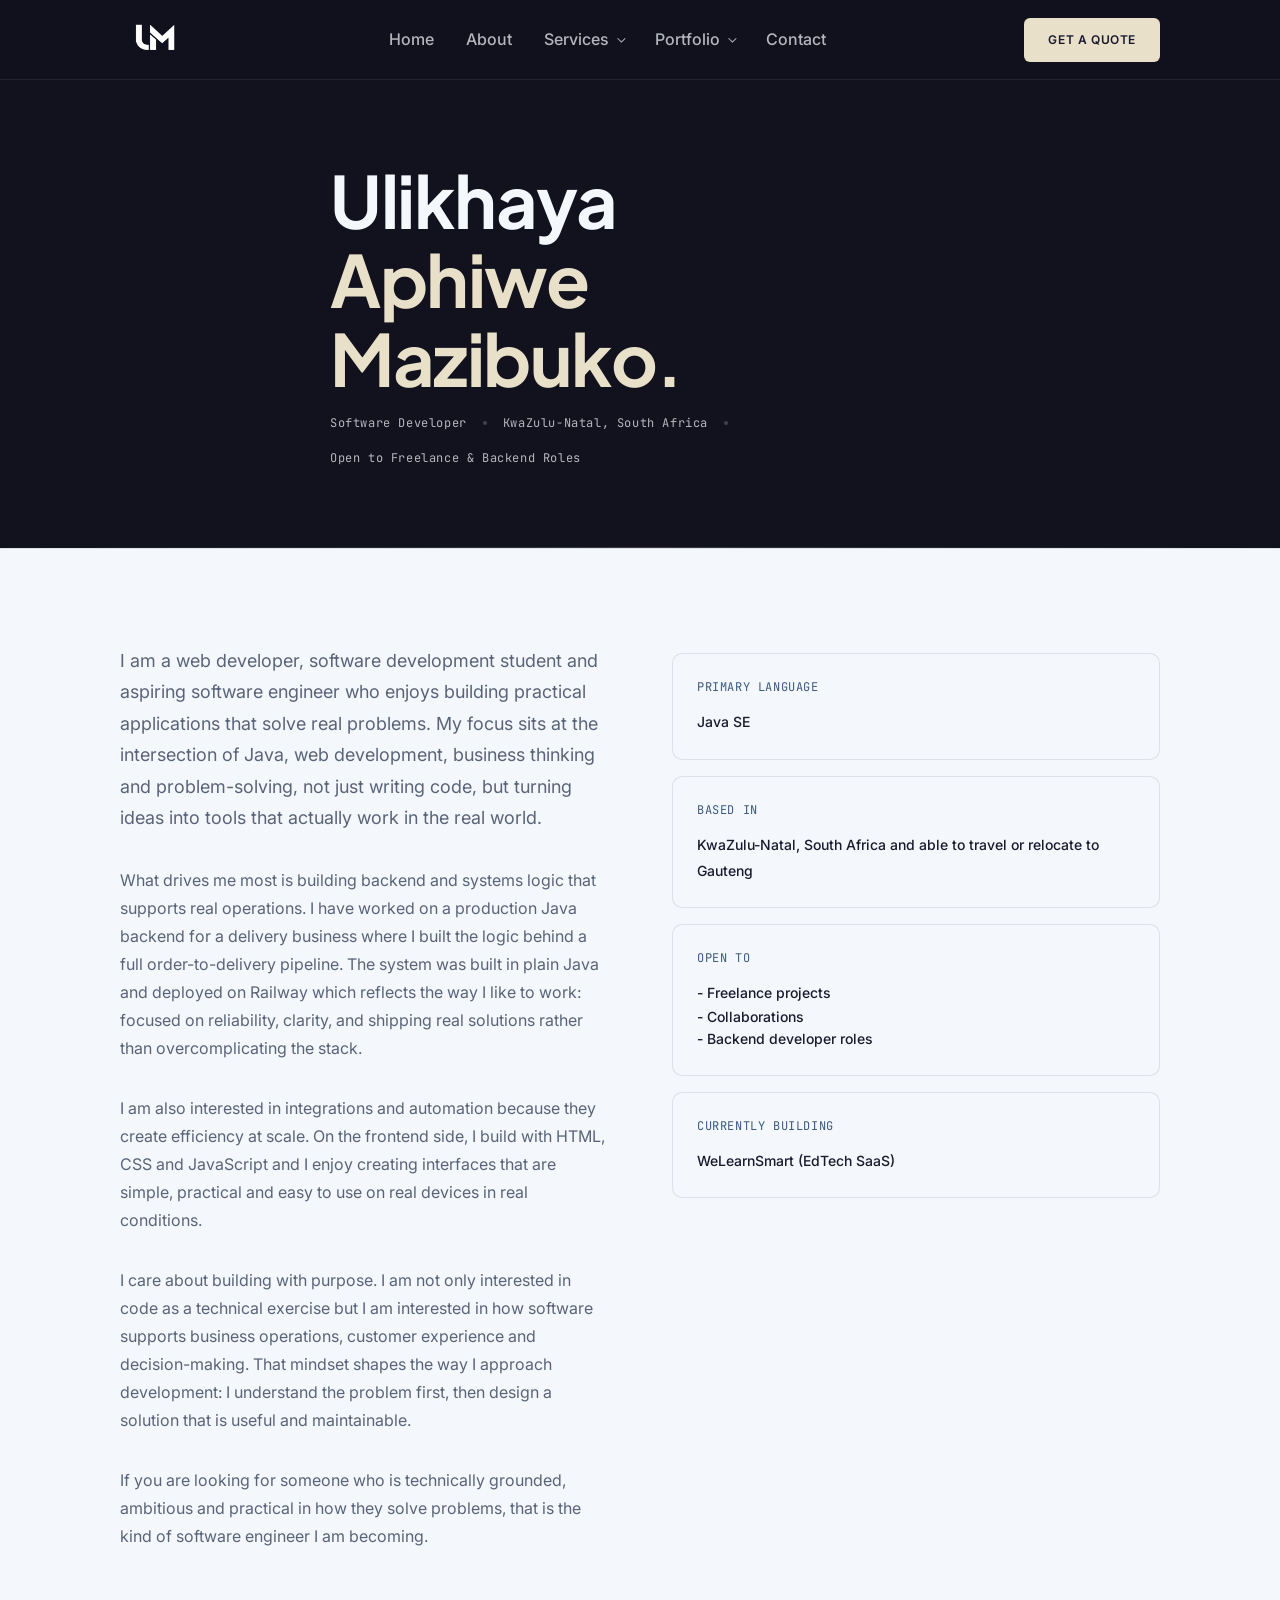
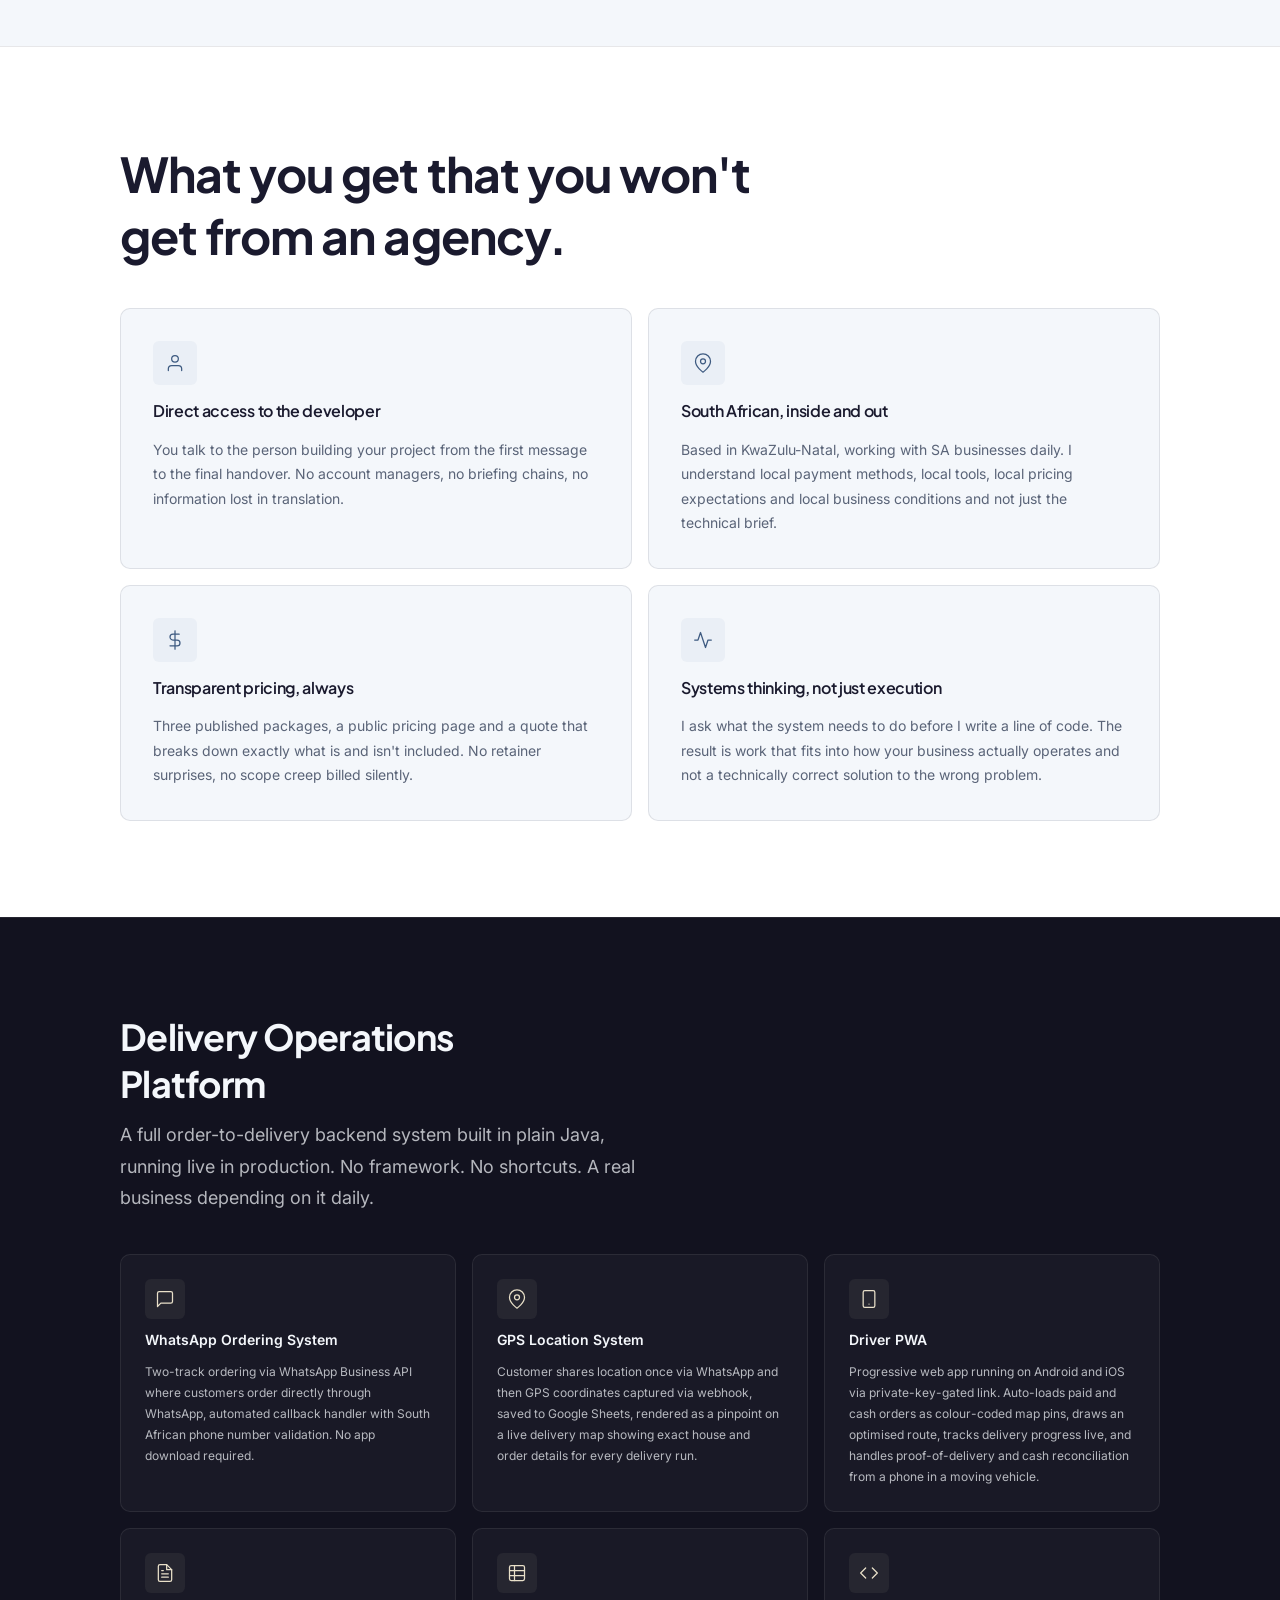
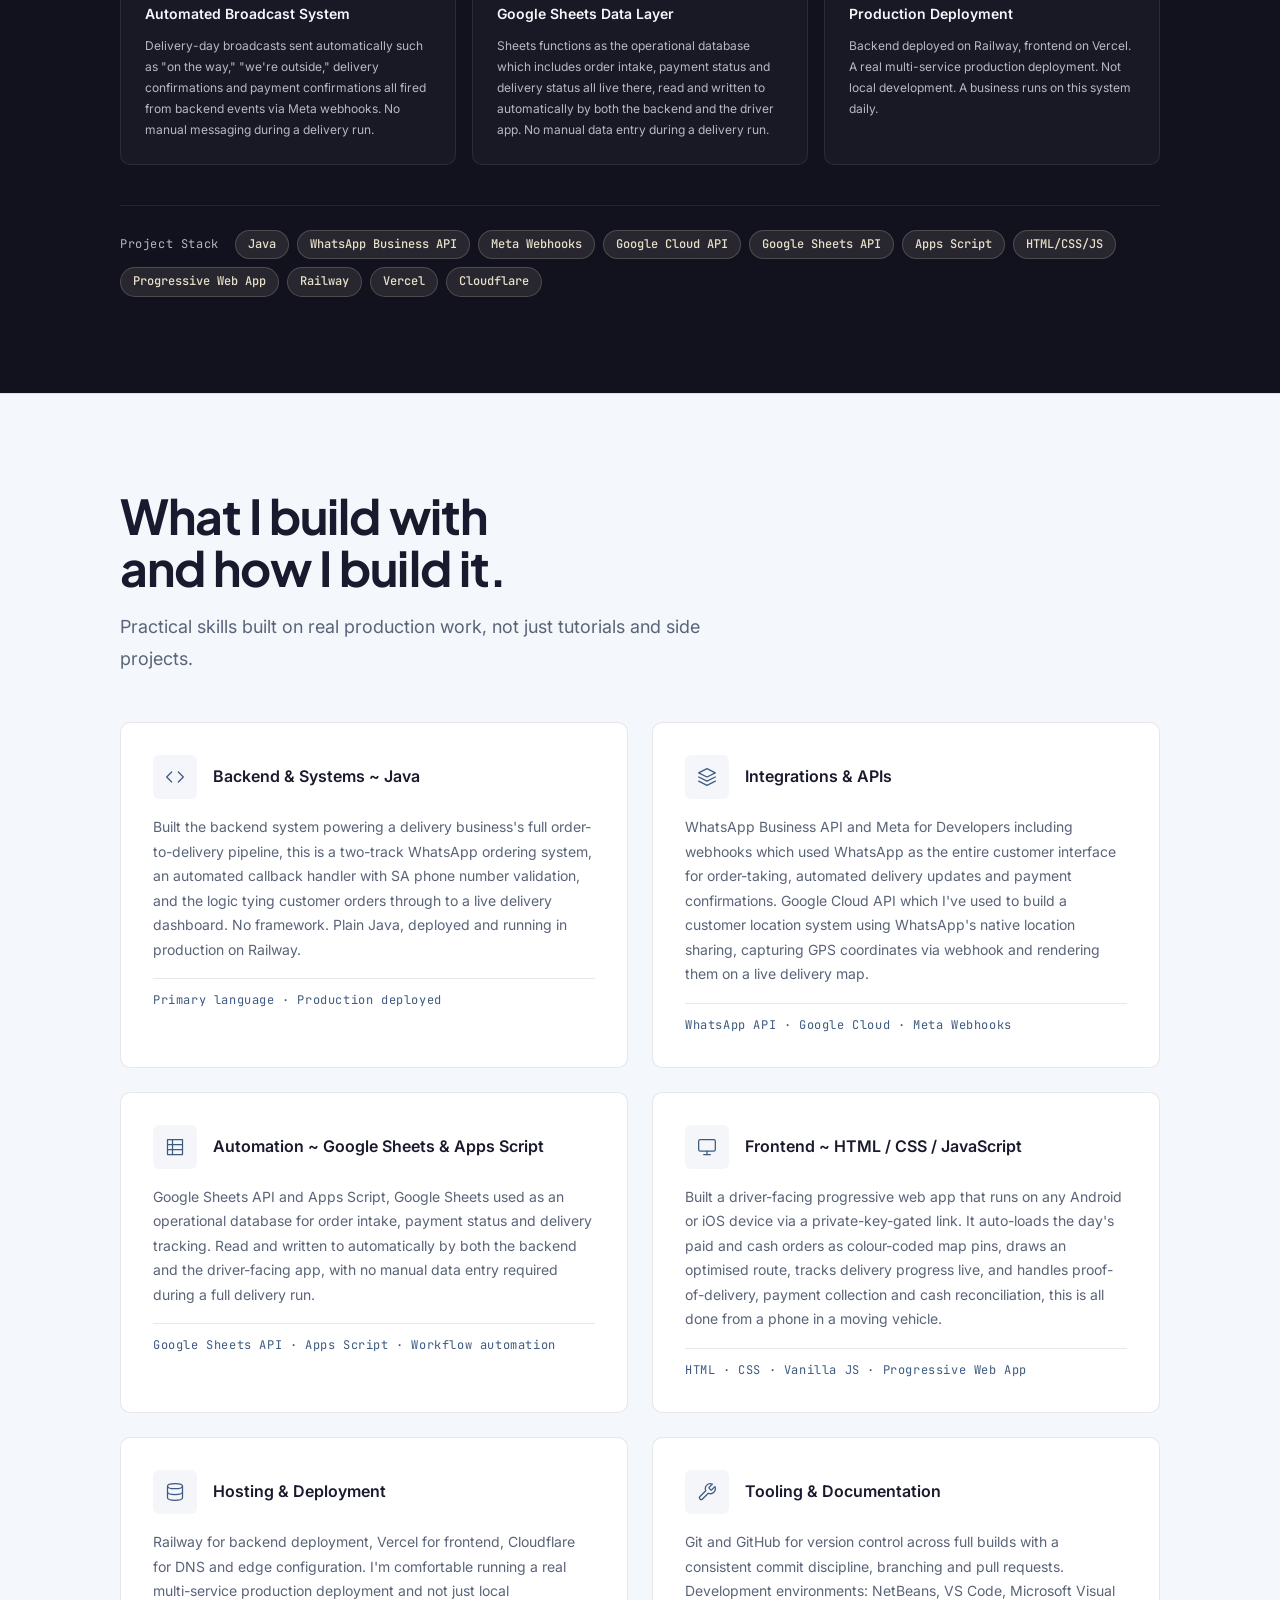
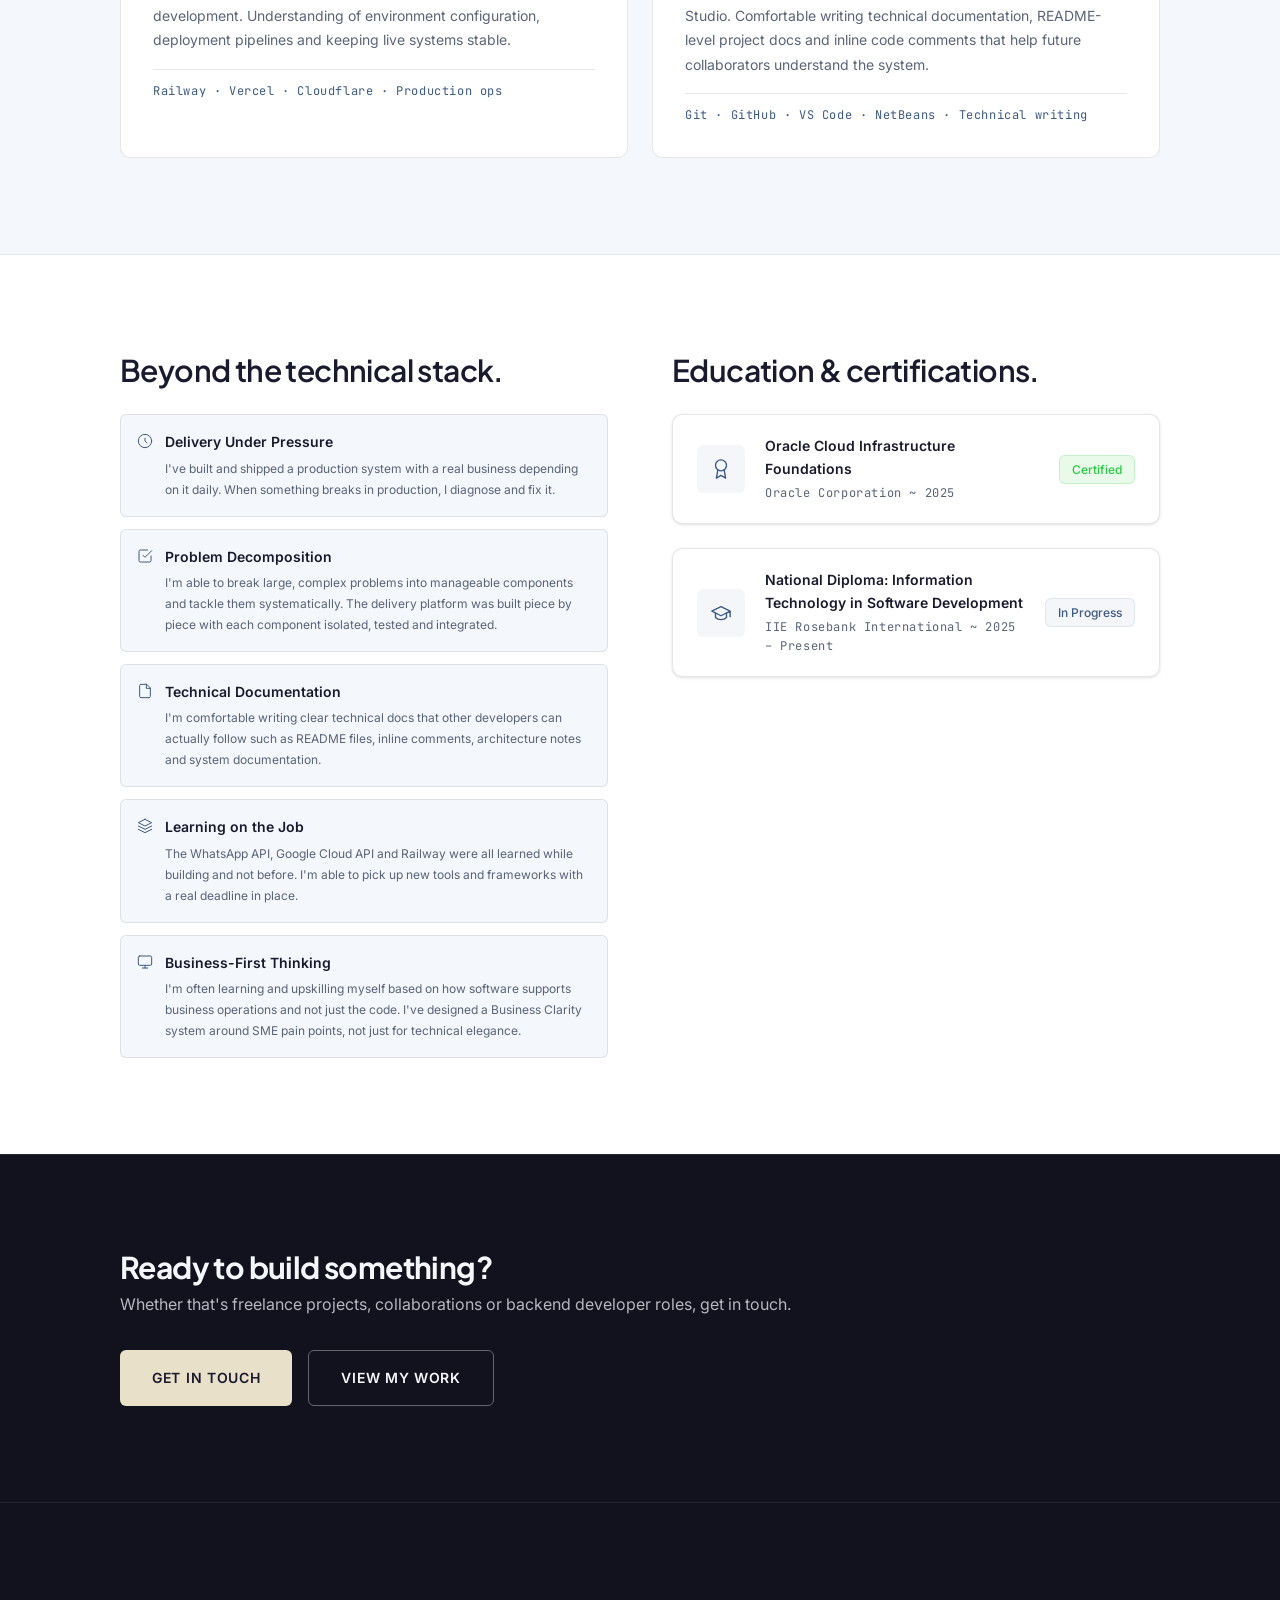
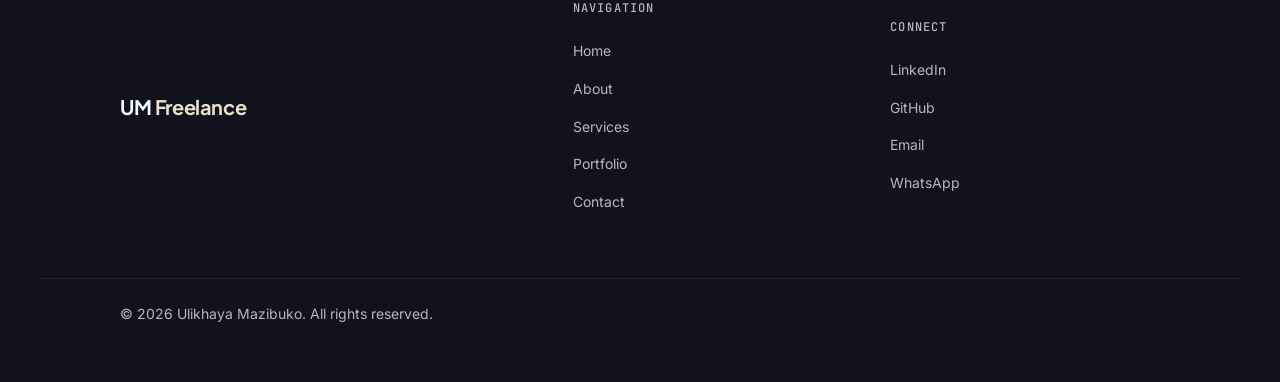
<file: about.html>
<!DOCTYPE html>
<html lang="en">
<head>
  <!-- Google tag (gtag.js) -->
  <script async src="https://www.googletagmanager.com/gtag/js?id=G-D19GZRCL80"></script>
  <script>
    window.dataLayer = window.dataLayer || [];
    function gtag(){dataLayer.push(arguments);}
    gtag('js', new Date());

    gtag('config', 'G-D19GZRCL80');
  </script>
  <meta charset="UTF-8" />
  <meta name="viewport" content="width=device-width, initial-scale=1.0" />

  <!-- Favicon -->
  <link rel="icon" type="image/png" href="images/favi-icon.png" />
  <link rel="apple-touch-icon" href="images/favi-icon.png" />
  <link rel="shortcut icon" href="images/favi-icon.png" />

  <title>About Ulikhaya Mazibuko - Web Developer & Systems Builder | KZN</title>
  <meta name="description" content="Ulikhaya Mazibuko is a web developer, software development student and systems builder from KwaZulu-Natal. Java backend developer, PWA builder, Google Sheets automation specialist." />
  <meta name="robots" content="index, follow" />
  <link rel="canonical" href="https://ulikhayamazibuko.com/about.html" />
  <meta property="og:title" content="About Ulikhaya Mazibuko — Developer & Builder" />
  <meta property="og:description" content="Systems thinker. Java developer. Building real production software from KwaZulu-Natal." />
  <meta property="og:url" content="https://ulikhayamazibuko.com/about.html" />
  <meta property="og:image" content="https://ulikhayamazibuko.com/images/og-preview.jpg" />
  <meta name="twitter:image" content="https://ulikhayamazibuko.com/images/og-preview.jpg" />
  <!-- Font preconnect — establishes connection early -->
  <link rel="preconnect" href="https://fonts.googleapis.com" />
  <link rel="preconnect" href="https://fonts.gstatic.com" crossorigin />

  <!-- Fonts load async — never blocks rendering -->
  <link 
    href="https://fonts.googleapis.com/css2?family=Plus+Jakarta+Sans:wght@400;500;600;700&family=Inter:wght@400;500;600&family=JetBrains+Mono:wght@400;500&display=swap" 
    rel="stylesheet"
    media="print"
    onload="this.media='all'"
  />

  <!-- Fallback for no-JS -->
  <noscript>
    <link 
      href="https://fonts.googleapis.com/css2?family=Plus+Jakarta+Sans:wght@400;500;600;700&family=Inter:wght@400;500;600&family=JetBrains+Mono:wght@400;500&display=swap" 
      rel="stylesheet"
    />
  </noscript>
  <link rel="stylesheet" href="css/variables.css" />
  <link rel="stylesheet" href="css/reset.css" />
  <link rel="stylesheet" href="css/style.css" />
  <link rel="stylesheet" href="css/about.css" />
</head>

  <!-- Scroll to top -->
<button class="scroll-top" id="scrollTop" aria-label="Scroll to top">
  <svg width="18" height="18" viewBox="0 0 24 24" fill="none"
       stroke="currentColor" stroke-width="2"
       stroke-linecap="round" stroke-linejoin="round">
    <polyline points="18 15 12 9 6 15"/>
  </svg>
</button>

<body>

  <!-- ============================================
       NAVIGATION
  ============================================ -->
  <header class="nav-wrapper" id="top">
    <nav class="nav container">

      <a href="index.html" class="nav-logo" id="navLogo">
        <img src="images/UM_Logo.png" alt="UM Freelance" class="nav-logo-img" width="280" height="320" loading="lazy"/>
        
        <span class="nav-logo-tooltip">Freelance with Ulikhaya Mazibuko</span>
      </a>

      <ul class="nav-links">
        <li class="nav-item no-drop"><a href="index.html">Home</a></li>
        <li class="nav-item no-drop"><a href="about.html">About</a></li>
        <li class="nav-item">
          <a href="services.html">Services</a>
          <div class="nav-dropdown">
            <a href="services.html#website-design" class="nav-dropdown-item">
              <span class="nav-dropdown-item-title">Website Design & Development</span>
              <span class="nav-dropdown-item-desc">Websites built for South African businesses</span>
            </a>
            <div class="nav-dropdown-divider"></div>
            <a href="services.html#google-sheets-automation" class="nav-dropdown-item">
              <span class="nav-dropdown-item-title">Google Sheets Automation</span>
              <span class="nav-dropdown-item-desc">Google Sheets setup and workflow automation</span>
            </a>
            <div class="nav-dropdown-divider"></div>
            <a href="services.html#backend-development" class="nav-dropdown-item">
              <span class="nav-dropdown-item-title">Backend Development</span>
              <span class="nav-dropdown-item-desc">APIs, databases, system integrations and custom backend logic</span>
            </a>
            <div class="nav-dropdown-divider"></div>
            <a href="services.html#technical-consulting" class="nav-dropdown-item">
              <span class="nav-dropdown-item-title">Technical Consulting</span>
              <span class="nav-dropdown-item-desc">Architecture planning, technology decisions and system design advice</span>
            </a>
            <div class="nav-dropdown-divider"></div>
            <a href="services.html#packages-pricing" class="nav-dropdown-item">
              <span class="nav-dropdown-item-title">Packages & Pricing</span>
              <span class="nav-dropdown-item-desc">All tiers with full breakdowns of what is included</span>
            </a>
          </div>
        </li>
        <li class="nav-item">
          <a href="portfolio.html">Portfolio</a>
          <div class="nav-dropdown">
            <a href="portfolio.html#web-projects" class="nav-dropdown-item">
              <span class="nav-dropdown-item-title">Web Projects</span>
              <span class="nav-dropdown-item-desc">Websites and business systems built for real use</span>
            </a>
            <div class="nav-dropdown-divider"></div>
            <a href="portfolio.html#case-studies" class="nav-dropdown-item">
              <span class="nav-dropdown-item-title">Case Studies</span>
              <span class="nav-dropdown-item-desc">Problem, solution and outcome breakdowns</span>
            </a>
          </div>
        </li>
        <li class="nav-item no-drop"><a href="index.html#contact">Contact</a></li>
      </ul>

      <a href="index.html#contact" class="btn btn-primary nav-cta">Get a Quote</a>

      <button class="nav-hamburger" id="hamburger" aria-label="Open navigation menu" aria-expanded="false">
        <span></span>
        <span></span>
        <span></span>
      </button>

    </nav>
  </header>

  <div class="nav-mobile" id="mobileMenu">
    <ul class="nav-mobile-links">
      <li><a href="index.html" class="nav-mobile-link">Home</a></li>
      <li><a href="about.html" class="nav-mobile-link">About</a></li>
      <li><a href="services.html" class="nav-mobile-link">Services</a></li>
      <li><a href="portfolio.html" class="nav-mobile-link">Portfolio</a></li>
      <li><a href="index.html#contact" class="nav-mobile-link">Contact</a></li>
      <li><a href="index.html#contact" class="btn btn-primary mt-6">Get a Quote</a></li>
    </ul>
  </div>

  <main>

    <!-- ============================================
         PAGE HERO
    ============================================ -->
    <section class="page-hero">
      <div class="container page-hero-container">

        <h1 class="page-hero-name">
          Ulikhaya<br />
          <span>Aphiwe Mazibuko.</span>
        </h1>

        <div class="page-hero-meta">
          <span class="page-hero-tag">Software Developer</span>
          <span class="page-hero-dot"></span>
          <span class="page-hero-tag">KwaZulu-Natal, South Africa</span>
          <span class="page-hero-dot"></span>
          <span class="page-hero-tag">Open to Freelance & Backend Roles</span>
        </div>

      </div>
    </section>

    <!-- ============================================
         ABOUT NARRATIVE
    ============================================ -->
    <section class="about-narrative surface-light">
      <div class="container about-narrative-container">

        <!-- Left — the story -->
        <div class="about-narrative-text">


          <p class="body-lg">
            I am a web developer, software development student and aspiring 
            software engineer who enjoys building practical applications that 
            solve real problems. My focus sits at the intersection of Java, 
            web development, business thinking and problem-solving, not just 
            writing code, but turning ideas into tools that actually work in 
            the real world.
          </p>

          <p class="body-base">
            What drives me most is building backend and systems logic that 
            supports real operations. I have worked on a production Java backend 
            for a delivery business where I built the logic behind a full 
            order-to-delivery pipeline. The system was built in plain Java and 
            deployed on Railway which reflects the way I like to work: focused 
            on reliability, clarity, and shipping real solutions rather than 
            overcomplicating the stack.
          </p>

          <p class="body-base">
            I am also interested in integrations and automation because they 
            create efficiency at scale. On the frontend side, I build with HTML, 
            CSS and JavaScript and I enjoy creating interfaces that are simple, 
            practical and easy to use on real devices in real conditions.
          </p>

          <p class="body-base">
            I care about building with purpose. I am not only interested in 
            code as a technical exercise but I am interested in how software 
            supports business operations, customer experience and decision-making. 
            That mindset shapes the way I approach development: I understand the 
            problem first, then design a solution that is useful and 
            maintainable.
          </p>

          <p class="body-base">
            If you are looking for someone who is technically grounded, 
            ambitious and practical in how they solve problems, that is the 
            kind of software engineer I am becoming.
          </p>

        </div>

        <!-- Right — context cards -->
        <div class="about-narrative-aside">

          <div class="about-context-card">
            <span class="about-context-card-label">Primary Language</span>
            <span class="about-context-card-value">Java SE </span>
          </div>

          <div class="about-context-card">
            <span class="about-context-card-label">Based In</span>
            <span class="about-context-card-value">KwaZulu-Natal, South Africa and able to travel or relocate to Gauteng</span>
          </div>

          <div class="about-context-card">
            <span class="about-context-card-label">Open To</span>
            <span class="about-context-card-value">- Freelance projects <ul>- Collaborations</ul> <ul>- Backend developer roles</ul></span>
          </div>

          <div class="about-context-card">
            <span class="about-context-card-label">Currently Building</span>
            <span class="about-context-card-value">WeLearnSmart (EdTech SaaS)</span>
          </div>

        </div>

      </div>
    </section>

    <!-- ============================================
        WHY WORK WITH ME
    ============================================ -->
    <section class="why-section surface-white">
      <div class="container why-container">

        <div class="why-header reveal">
          <h2 class="heading-lg why-headline">
            What you get that you
            won't get from an agency.
          </h2>
        </div>

        <div class="why-grid">

          <div class="why-card reveal reveal-delay-1">
            <div class="why-card-icon">
              <svg width="20" height="20" viewBox="0 0 24 24" fill="none"
                  stroke="currentColor" stroke-width="1.5"
                  stroke-linecap="round" stroke-linejoin="round">
                <path d="M20 21v-2a4 4 0 0 0-4-4H8a4 4 0 0 0-4 4v2"/>
                <circle cx="12" cy="7" r="4"/>
              </svg>
            </div>
            <h3 class="why-card-title">Direct access to the developer</h3>
            <p class="why-card-body">
              You talk to the person building your project from the first message 
              to the final handover. No account managers, no briefing chains, 
              no information lost in translation.
            </p>
          </div>

          <div class="why-card reveal reveal-delay-2">
            <div class="why-card-icon">
              <svg width="20" height="20" viewBox="0 0 24 24" fill="none"
                  stroke="currentColor" stroke-width="1.5"
                  stroke-linecap="round" stroke-linejoin="round">
                <path d="M21 10c0 7-9 13-9 13s-9-6-9-13a9 9 0 0 1 18 0z"/>
                <circle cx="12" cy="10" r="3"/>
              </svg>
            </div>
            <h3 class="why-card-title">South African, inside and out</h3>
            <p class="why-card-body">
              Based in KwaZulu-Natal, working with SA businesses daily. 
              I understand local payment methods, local tools, local pricing 
              expectations and local business conditions and not just the technical brief.
            </p>
          </div>

          <div class="why-card reveal reveal-delay-3">
            <div class="why-card-icon">
              <svg width="20" height="20" viewBox="0 0 24 24" fill="none"
                  stroke="currentColor" stroke-width="1.5"
                  stroke-linecap="round" stroke-linejoin="round">
                <line x1="12" y1="1" x2="12" y2="23"/>
                <path d="M17 5H9.5a3.5 3.5 0 0 0 0 7h5a3.5 3.5 0 0 1 0 7H6"/>
              </svg>
            </div>
            <h3 class="why-card-title">Transparent pricing, always</h3>
            <p class="why-card-body">
              Three published packages, a public pricing page and a quote 
              that breaks down exactly what is and isn't included. 
              No retainer surprises, no scope creep billed silently.
            </p>
          </div>

          <div class="why-card reveal reveal-delay-4">
            <div class="why-card-icon">
              <svg width="20" height="20" viewBox="0 0 24 24" fill="none"
                  stroke="currentColor" stroke-width="1.5"
                  stroke-linecap="round" stroke-linejoin="round">
                <polyline points="22 12 18 12 15 21 9 3 6 12 2 12"/>
              </svg>
            </div>
            <h3 class="why-card-title">Systems thinking, not just execution</h3>
            <p class="why-card-body">
              I ask what the system needs to do before I write a line of code. 
              The result is work that fits into how your business actually 
              operates and not a technically correct solution to the wrong problem.
            </p>
          </div>

        </div>

      </div>
    </section>

    <!-- ============================================
         PRODUCTION PROJECT HIGHLIGHT
    ============================================ -->
    <section class="about-project surface-dark">
      <div class="container about-project-container">

        <div class="about-project-header">
          <div class="about-project-title-group">
            <h2 class="about-project-headline">
              Delivery Operations<br />Platform
            </h2>
            <p class="body-lg about-project-subtitle text-on-dark-muted">
              A full order-to-delivery backend system built in plain Java, 
              running live in production. No framework. No shortcuts. 
              A real business depending on it daily.
            </p>
          </div>
        </div>

        <!-- Component breakdown -->
        <div class="about-project-grid">

          <div class="about-project-component">
            <div class="about-project-component-icon">
              <svg width="20" height="20" viewBox="0 0 24 24" fill="none"
                   stroke="currentColor" stroke-width="1.5"
                   stroke-linecap="round" stroke-linejoin="round">
                <path d="M21 15a2 2 0 0 1-2 2H7l-4 4V5a2 2 0 0 1 2-2h14a2 2 0 0 1 2 2z"/>
              </svg>
            </div>
            <span class="about-project-component-title">WhatsApp Ordering System</span>
            <p class="about-project-component-desc">
              Two-track ordering via WhatsApp Business API where customers order 
              directly through WhatsApp, automated callback handler with 
              South African phone number validation. No app download required.
            </p>
          </div>

          <div class="about-project-component">
            <div class="about-project-component-icon">
              <svg width="20" height="20" viewBox="0 0 24 24" fill="none"
                   stroke="currentColor" stroke-width="1.5"
                   stroke-linecap="round" stroke-linejoin="round">
                <path d="M21 10c0 7-9 13-9 13s-9-6-9-13a9 9 0 0 1 18 0z"/>
                <circle cx="12" cy="10" r="3"/>
              </svg>
            </div>
            <span class="about-project-component-title">GPS Location System</span>
            <p class="about-project-component-desc">
              Customer shares location once via WhatsApp and then GPS coordinates 
              captured via webhook, saved to Google Sheets, rendered as a 
              pinpoint on a live delivery map showing exact house and order 
              details for every delivery run.
            </p>
          </div>

          <div class="about-project-component">
            <div class="about-project-component-icon">
              <svg width="20" height="20" viewBox="0 0 24 24" fill="none"
                   stroke="currentColor" stroke-width="1.5"
                   stroke-linecap="round" stroke-linejoin="round">
                <rect x="5" y="2" width="14" height="20" rx="2" ry="2"/>
                <line x1="12" y1="18" x2="12.01" y2="18"/>
              </svg>
            </div>
            <span class="about-project-component-title">Driver PWA</span>
            <p class="about-project-component-desc">
              Progressive web app running on Android and iOS via 
              private-key-gated link. Auto-loads paid and cash orders as 
              colour-coded map pins, draws an optimised route, tracks delivery 
              progress live, and handles proof-of-delivery and cash 
              reconciliation from a phone in a moving vehicle.
            </p>
          </div>

          <div class="about-project-component">
            <div class="about-project-component-icon">
              <svg width="20" height="20" viewBox="0 0 24 24" fill="none"
                   stroke="currentColor" stroke-width="1.5"
                   stroke-linecap="round" stroke-linejoin="round">
                <path d="M14 2H6a2 2 0 0 0-2 2v16a2 2 0 0 0 2 2h12a2 2 0 0 0 2-2V8z"/>
                <polyline points="14 2 14 8 20 8"/>
                <line x1="16" y1="13" x2="8" y2="13"/>
                <line x1="16" y1="17" x2="8" y2="17"/>
                <polyline points="10 9 9 9 8 9"/>
              </svg>
            </div>
            <span class="about-project-component-title">Automated Broadcast System</span>
            <p class="about-project-component-desc">
              Delivery-day broadcasts sent automatically such as "on the way," 
              "we're outside," delivery confirmations and payment confirmations 
              all fired from backend events via Meta webhooks. No manual 
              messaging during a delivery run.
            </p>
          </div>

          <div class="about-project-component">
            <div class="about-project-component-icon">
              <svg width="20" height="20" viewBox="0 0 24 24" fill="none"
                   stroke="currentColor" stroke-width="1.5"
                   stroke-linecap="round" stroke-linejoin="round">
                <rect x="3" y="3" width="18" height="18" rx="2" ry="2"/>
                <line x1="3" y1="9" x2="21" y2="9"/>
                <line x1="3" y1="15" x2="21" y2="15"/>
                <line x1="9" y1="3" x2="9" y2="21"/>
              </svg>
            </div>
            <span class="about-project-component-title">Google Sheets Data Layer</span>
            <p class="about-project-component-desc">
              Sheets functions as the operational database which includes order intake, 
              payment status and delivery status all live there, read and 
              written to automatically by both the backend and the driver app. 
              No manual data entry during a delivery run.
            </p>
          </div>

          <div class="about-project-component">
            <div class="about-project-component-icon">
              <svg width="20" height="20" viewBox="0 0 24 24" fill="none"
                   stroke="currentColor" stroke-width="1.5"
                   stroke-linecap="round" stroke-linejoin="round">
                <polyline points="16 18 22 12 16 6"/>
                <polyline points="8 6 2 12 8 18"/>
              </svg>
            </div>
            <span class="about-project-component-title">Production Deployment</span>
            <p class="about-project-component-desc">
              Backend deployed on Railway, frontend on Vercel. A real 
              multi-service production deployment. Not local development. 
              A business runs on this system daily.
            </p>
          </div>

        </div>

        <!-- Stack tags -->
        <div class="about-project-stack">
          <span class="about-project-stack-label">Project Stack</span>
          <span class="tag">Java</span>
          <span class="tag">WhatsApp Business API</span>
          <span class="tag">Meta Webhooks</span>
          <span class="tag">Google Cloud API</span>
          <span class="tag">Google Sheets API</span>
          <span class="tag">Apps Script</span>
          <span class="tag">HTML/CSS/JS</span>
          <span class="tag">Progressive Web App</span>
          <span class="tag">Railway</span>
          <span class="tag">Vercel</span>
          <span class="tag">Cloudflare</span>
        </div>

      </div>
    </section>

    <!-- ============================================
         SKILLS
    ============================================ -->
    <section class="skills-section surface-light" id="skills">
      <div class="container skills-container">

        <div class="skills-intro">
          <h2 class="heading-lg">
            What I build with<br />and how I build it.
          </h2>
          <p class="body-lg">
            Practical skills built on real production work, not just 
            tutorials and side projects.
          </p>
        </div>

        <div class="skills-grid">

          <!-- Backend & Systems -->
          <div class="skill-card">
            <div class="skill-card-header">
              <div class="skill-card-icon">
                <svg width="20" height="20" viewBox="0 0 24 24" fill="none"
                     stroke="currentColor" stroke-width="1.5"
                     stroke-linecap="round" stroke-linejoin="round">
                  <polyline points="16 18 22 12 16 6"/>
                  <polyline points="8 6 2 12 8 18"/>
                </svg>
              </div>
              <span class="skill-card-title">Backend & Systems ~ Java</span>
            </div>
            <p class="skill-card-body">
              Built the backend system powering a delivery business's full 
              order-to-delivery pipeline, this is a two-track WhatsApp ordering system, 
              an automated callback handler with SA phone number validation, 
              and the logic tying customer orders through to a live delivery 
              dashboard. No framework. Plain Java, deployed and running in 
              production on Railway.
            </p>
            <span class="skill-card-detail">Primary language · Production deployed</span>
          </div>

          <!-- Integrations & APIs -->
          <div class="skill-card">
            <div class="skill-card-header">
              <div class="skill-card-icon">
                <svg width="20" height="20" viewBox="0 0 24 24" fill="none"
                     stroke="currentColor" stroke-width="1.5"
                     stroke-linecap="round" stroke-linejoin="round">
                  <polygon points="12 2 2 7 12 12 22 7 12 2"/>
                  <polyline points="2 17 12 22 22 17"/>
                  <polyline points="2 12 12 17 22 12"/>
                </svg>
              </div>
              <span class="skill-card-title">Integrations & APIs</span>
            </div>
            <p class="skill-card-body">
              WhatsApp Business API and Meta for Developers including webhooks which 
              used WhatsApp as the entire customer interface for order-taking, 
              automated delivery updates and payment confirmations. Google Cloud 
              API which I've used to build a customer location system using WhatsApp's native 
              location sharing, capturing GPS coordinates via webhook and 
              rendering them on a live delivery map.
            </p>
            <span class="skill-card-detail">WhatsApp API · Google Cloud · Meta Webhooks</span>
          </div>

          <!-- Automation -->
          <div class="skill-card">
            <div class="skill-card-header">
              <div class="skill-card-icon">
                <svg width="20" height="20" viewBox="0 0 24 24" fill="none"
                     stroke="currentColor" stroke-width="1.5"
                     stroke-linecap="round" stroke-linejoin="round">
                  <path d="M3 3h18v18H3z"/>
                  <path d="M3 9h18M3 15h18M9 3v18"/>
                </svg>
              </div>
              <span class="skill-card-title">Automation ~ Google Sheets & Apps Script</span>
            </div>
            <p class="skill-card-body">
              Google Sheets API and Apps Script, Google Sheets used as an operational 
              database for order intake, payment status and delivery tracking. 
              Read and written to automatically by both the backend and the 
              driver-facing app, with no manual data entry required during a 
              full delivery run.
            </p>
            <span class="skill-card-detail">Google Sheets API · Apps Script · Workflow automation</span>
          </div>

          <!-- Frontend -->
          <div class="skill-card">
            <div class="skill-card-header">
              <div class="skill-card-icon">
                <svg width="20" height="20" viewBox="0 0 24 24" fill="none"
                     stroke="currentColor" stroke-width="1.5"
                     stroke-linecap="round" stroke-linejoin="round">
                  <rect x="2" y="3" width="20" height="14" rx="2"/>
                  <path d="M8 21h8M12 17v4"/>
                </svg>
              </div>
              <span class="skill-card-title">Frontend ~ HTML / CSS / JavaScript</span>
            </div>
            <p class="skill-card-body">
              Built a driver-facing progressive web app that runs on any Android 
              or iOS device via a private-key-gated link. It auto-loads the 
              day's paid and cash orders as colour-coded map pins, draws an 
              optimised route, tracks delivery progress live, and handles 
              proof-of-delivery, payment collection and cash reconciliation, this is all done
              from a phone in a moving vehicle.
            </p>
            <span class="skill-card-detail">HTML · CSS · Vanilla JS · Progressive Web App</span>
          </div>

          <!-- Hosting & Deployment -->
          <div class="skill-card">
            <div class="skill-card-header">
              <div class="skill-card-icon">
                <svg width="20" height="20" viewBox="0 0 24 24" fill="none"
                     stroke="currentColor" stroke-width="1.5"
                     stroke-linecap="round" stroke-linejoin="round">
                  <ellipse cx="12" cy="5" rx="9" ry="3"/>
                  <path d="M21 12c0 1.66-4 3-9 3s-9-1.34-9-3"/>
                  <path d="M3 5v14c0 1.66 4 3 9 3s9-1.34 9-3V5"/>
                </svg>
              </div>
              <span class="skill-card-title">Hosting & Deployment</span>
            </div>
            <p class="skill-card-body">
              Railway for backend deployment, Vercel for frontend, Cloudflare 
              for DNS and edge configuration. I'm comfortable running a real 
              multi-service production deployment and not just local development. 
              Understanding of environment configuration, deployment pipelines 
              and keeping live systems stable.
            </p>
            <span class="skill-card-detail">Railway · Vercel · Cloudflare · Production ops</span>
          </div>

          <!-- Tooling -->
          <div class="skill-card">
            <div class="skill-card-header">
              <div class="skill-card-icon">
                <svg width="20" height="20" viewBox="0 0 24 24" fill="none"
                     stroke="currentColor" stroke-width="1.5"
                     stroke-linecap="round" stroke-linejoin="round">
                  <path d="M14.7 6.3a1 1 0 0 0 0 1.4l1.6 1.6a1 1 0 0 0 1.4 0l3.77-3.77a6 6 0 0 1-7.94 7.94l-6.91 6.91a2.12 2.12 0 0 1-3-3l6.91-6.91a6 6 0 0 1 7.94-7.94l-3.76 3.76z"/>
                </svg>
              </div>
              <span class="skill-card-title">Tooling & Documentation</span>
            </div>
            <p class="skill-card-body">
              Git and GitHub for version control across full builds with a consistent 
              commit discipline, branching and pull requests. Development 
              environments: NetBeans, VS Code, Microsoft Visual Studio. 
              Comfortable writing technical documentation, README-level project 
              docs and inline code comments that help future collaborators 
              understand the system.
            </p>
            <span class="skill-card-detail">Git · GitHub · VS Code · NetBeans · Technical writing</span>
          </div>

        </div>

      </div>
    </section>

    <!-- ============================================
         SOFT SKILLS & CERTIFICATIONS
    ============================================ -->
    <section class="about-credentials surface-white">
      <div class="container about-credentials-container">

        <!-- Soft skills -->
        <div class="about-soft-skills">

          <h3 class="heading-md">Beyond the technical stack.</h3>

          <div class="soft-skill-list">

            <div class="soft-skill-item">
              <div class="soft-skill-icon">
                <svg width="16" height="16" viewBox="0 0 24 24" fill="none"
                     stroke="currentColor" stroke-width="1.5"
                     stroke-linecap="round" stroke-linejoin="round">
                  <circle cx="12" cy="12" r="10"/>
                  <path d="M12 8v4l3 3"/>
                </svg>
              </div>
              <div class="soft-skill-text">
                <span class="soft-skill-name">Delivery Under Pressure</span>
                <span class="soft-skill-desc">
                  I've built and shipped a production system with a real business 
                  depending on it daily. When something breaks in production, 
                  I diagnose and fix it.
                </span>
              </div>
            </div>

            <div class="soft-skill-item">
              <div class="soft-skill-icon">
                <svg width="16" height="16" viewBox="0 0 24 24" fill="none"
                     stroke="currentColor" stroke-width="1.5"
                     stroke-linecap="round" stroke-linejoin="round">
                  <path d="M9 11l3 3L22 4"/>
                  <path d="M21 12v7a2 2 0 0 1-2 2H5a2 2 0 0 1-2-2V5a2 2 0 0 1 2-2h11"/>
                </svg>
              </div>
              <div class="soft-skill-text">
                <span class="soft-skill-name">Problem Decomposition</span>
                <span class="soft-skill-desc">
                  I'm able to break large, complex problems into manageable 
                  components and tackle them systematically. The delivery 
                  platform was built piece by piece with each component isolated, 
                  tested and integrated.
                </span>
              </div>
            </div>

            <div class="soft-skill-item">
              <div class="soft-skill-icon">
                <svg width="16" height="16" viewBox="0 0 24 24" fill="none"
                     stroke="currentColor" stroke-width="1.5"
                     stroke-linecap="round" stroke-linejoin="round">
                  <path d="M14 2H6a2 2 0 0 0-2 2v16a2 2 0 0 0 2 2h12a2 2 0 0 0 2-2V8z"/>
                  <polyline points="14 2 14 8 20 8"/>
                </svg>
              </div>
              <div class="soft-skill-text">
                <span class="soft-skill-name">Technical Documentation</span>
                <span class="soft-skill-desc">
                  I'm comfortable writing clear technical docs that other developers 
                  can actually follow such as README files, inline comments, 
                  architecture notes and system documentation.
                </span>
              </div>
            </div>

            <div class="soft-skill-item">
              <div class="soft-skill-icon">
                <svg width="16" height="16" viewBox="0 0 24 24" fill="none"
                     stroke="currentColor" stroke-width="1.5"
                     stroke-linecap="round" stroke-linejoin="round">
                  <path d="M12 2L2 7l10 5 10-5-10-5z"/>
                  <path d="M2 17l10 5 10-5"/>
                  <path d="M2 12l10 5 10-5"/>
                </svg>
              </div>
              <div class="soft-skill-text">
                <span class="soft-skill-name">Learning on the Job</span>
                <span class="soft-skill-desc">
                  The WhatsApp API, Google Cloud API and Railway were all 
                  learned while building and not before. I'm able to pick up 
                  new tools and frameworks with a real deadline in place.
                </span>
              </div>
            </div>

            <div class="soft-skill-item">
              <div class="soft-skill-icon">
                <svg width="16" height="16" viewBox="0 0 24 24" fill="none"
                     stroke="currentColor" stroke-width="1.5"
                     stroke-linecap="round" stroke-linejoin="round">
                  <rect x="2" y="3" width="20" height="14" rx="2"/>
                  <path d="M8 21h8M12 17v4"/>
                </svg>
              </div>
              <div class="soft-skill-text">
                <span class="soft-skill-name">Business-First Thinking</span>
                <span class="soft-skill-desc">
                  I'm often learning and upskilling myself based on how software supports business operations and not 
                  just the code. I've designed a Business Clarity system around SME pain 
                  points, not just for technical elegance.
                </span>
              </div>
            </div>

          </div>
        </div>

        <!-- Certifications -->
        <div class="about-certs">

          <h3 class="heading-md">Education & certifications.</h3>

          <div class="cert-card">
            <div class="cert-icon">
              <svg width="22" height="22" viewBox="0 0 24 24" fill="none"
                   stroke="currentColor" stroke-width="1.5"
                   stroke-linecap="round" stroke-linejoin="round">
                <circle cx="12" cy="8" r="6"/>
                <path d="M15.477 12.89L17 22l-5-3-5 3 1.523-9.11"/>
              </svg>
            </div>
            <div class="cert-info">
              <span class="cert-name">Oracle Cloud Infrastructure Foundations</span>
              <span class="cert-meta">Oracle Corporation ~ 2025</span>
            </div>
            <span class="cert-status cert-status--earned">Certified</span>
          </div>

          <div class="cert-card">
            <div class="cert-icon">
              <svg width="22" height="22" viewBox="0 0 24 24" fill="none"
                   stroke="currentColor" stroke-width="1.5"
                   stroke-linecap="round" stroke-linejoin="round">
                <path d="M22 10v6M2 10l10-5 10 5-10 5z"/>
                <path d="M6 12v5c3 3 9 3 12 0v-5"/>
              </svg>
            </div>
            <div class="cert-info">
              <span class="cert-name">National Diploma: Information Technology in Software Development</span>
              <span class="cert-meta">IIE Rosebank International ~ 2025 – Present</span>
            </div>
            <span class="cert-status cert-status--progress">In Progress</span>
          </div>

        </div>

      </div>
    </section>

    <!-- ============================================
         PAGE CTA
    ============================================ -->
    <section class="page-cta">
      <div class="container page-cta-container">
        <div class="page-cta-text">
          <h2>Ready to build something?</h2>
          <p class="text-on-dark-muted">
            Whether that's freelance projects, collaborations or backend developer roles, 
            get in touch.
          </p>
        </div>
        <div class="page-cta-actions">
          <a href="index.html#contact" class="btn btn-primary">Get In Touch</a>
          <a href="portfolio.html" class="btn btn-secondary">View My Work</a>
        </div>
      </div>
    </section>

  </main>

  <!-- FOOTER -->
  <footer class="footer surface-dark">
    <div class="container footer-container">
      <div class="footer-brand">
        <a href="index.html" class="footer-logo">
          UM <span class="footer-logo-accent">Freelance</span>
        </a>
      </div>
      <div class="footer-nav">
        <span class="footer-col-label label">Navigation</span>
        <ul class="footer-links">
          <li><a href="index.html" class="footer-link">Home</a></li>
          <li><a href="about.html" class="footer-link">About</a></li>
          <li><a href="services.html" class="footer-link">Services</a></li>
          <li><a href="portfolio.html" class="footer-link">Portfolio</a></li>
          <li><a href="index.html#contact" class="footer-link">Contact</a></li>
        </ul>
      </div>
      <div class="footer-connect">
        <span class="footer-col-label label">Connect</span>
        <ul class="footer-links">
          <li><a href="https://linkedin.com/in/ulikhaya-mazibuko-43623b261" target="_blank" class="footer-link" aria-label="Ulikhaya Mazibuko on LinkedIn">LinkedIn</a></li>
          <li><a href="https://github.com/uNziima" target="_blank" class="footer-link" aria-label="Ulikhaya Mazibuko on GitHub">GitHub</a></li>
          <li><a href="mailto:ulikhayamazibuko@gmail.com?subject=Project%20Inquiry" class="footer-link">Email</a></li>
          <li><a href="https://wa.me/27658374361" target="_blank" class="footer-link">WhatsApp</a></li>
        </ul>
      </div>
    </div>
    <div class="container footer-bottom">
      <span class="body-sm text-on-dark-muted">© 2026 Ulikhaya Mazibuko. All rights reserved.</span>
     </div>
  </footer>

  <script src="js/main.js"></script>


</body>
</html>
</file>
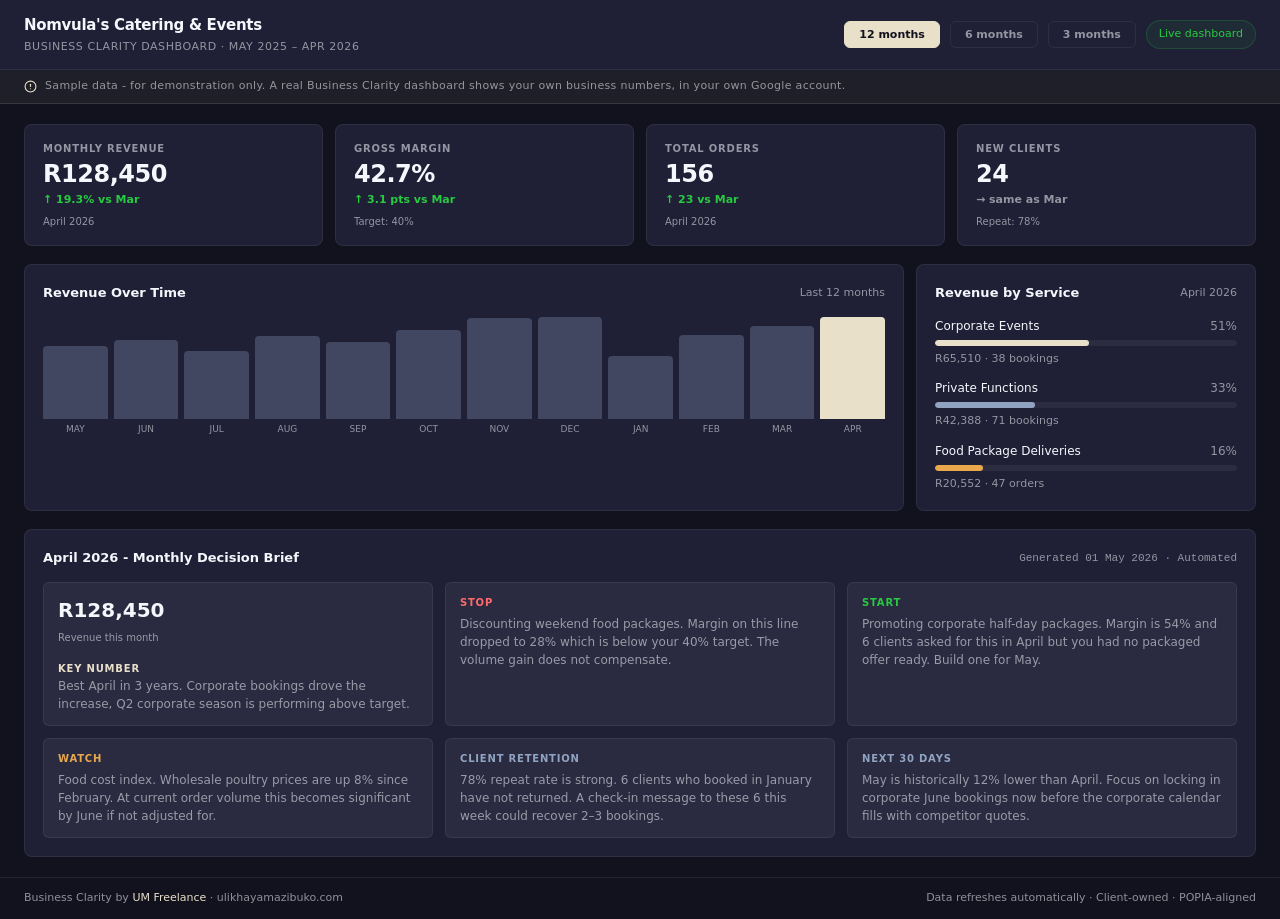
<file: business-clarity-demo.html>
<!DOCTYPE html>
<html lang="en">
<head>
  <meta charset="UTF-8" />
  <meta name="viewport" content="width=device-width, initial-scale=1.0" />

  <!-- Favicon -->
  <link rel="icon" type="image/png" href="images/favi-icon.png" />
  <link rel="apple-touch-icon" href="images/favi-icon.png" />
  <link rel="shortcut icon" href="images/favi-icon.png" />

  <title>Business Clarity - Sample Dashboard</title>
  <style>
    /* ── Reset & tokens ─────────────────────────────── */
    *, *::before, *::after { box-sizing: border-box; margin: 0; padding: 0; }
    :root {
      --bg:        #12121F;
      --surface:   #1F1F35;
      --surface-2: #2A2A40;
      --border:    rgba(255,255,255,0.07);
      --text:      #F4F7FB;
      --muted:     rgba(244,247,251,0.55);
      --accent:    #E9E0C9;
      --blue:      #90A4C2;
      --green:     #28CA42;
      --amber:     #E9A84C;
      --red:       #FF6B6B;
      --r:         8px;
    }
    html, body { background: var(--bg); color: var(--text); font-family: 'Inter', system-ui, sans-serif; font-size: 13px; line-height: 1.5; }
    a { color: inherit; text-decoration: none; }
    button { cursor: pointer; font-family: inherit; }

    /* ── Layout ─────────────────────────────────────── */
    .shell { display: flex; flex-direction: column; min-height: 100vh; }

    /* ── Header ─────────────────────────────────────── */
    .dash-header {
      display: flex; align-items: center; justify-content: space-between;
      padding: 14px 24px; background: var(--surface);
      border-bottom: 1px solid var(--border); gap: 12px; flex-wrap: wrap;
    }
    .dash-brand { display: flex; flex-direction: column; gap: 2px; }
    .dash-brand-name { font-size: 15px; font-weight: 700; letter-spacing: -0.02em; }
    .dash-brand-sub { font-size: 11px; color: var(--muted); letter-spacing: 0.05em; text-transform: uppercase; }
    .dash-controls { display: flex; align-items: center; gap: 10px; flex-wrap: wrap; }
    .dash-range-btn {
      padding: 6px 14px; border-radius: 6px; font-size: 11px; font-weight: 600;
      background: transparent; color: var(--muted); border: 1px solid var(--border);
      transition: all 0.15s;
    }
    .dash-range-btn.active, .dash-range-btn:hover {
      background: var(--accent); color: #12121F; border-color: var(--accent);
    }
    .dash-badge {
      display: flex; align-items: center; gap: 6px; padding: 5px 12px;
      background: rgba(40,202,66,0.08); border: 1px solid rgba(40,202,66,0.2);
      border-radius: 20px; font-size: 11px; color: var(--green); font-weight: 500;
    }
    .dash-badge-dot {
      width: 6px; height: 6px; border-radius: 50%;
      background: var(--green); box-shadow: 0 0 6px rgba(40,202,66,0.5);
      animation: blink 2s infinite;
    }
    @keyframes blink { 0%,100%{opacity:1} 50%{opacity:0.3} }

    /* ── Sample banner ──────────────────────────────── */
    .sample-banner {
      background: rgba(233,224,201,0.06); border-bottom: 1px solid rgba(233,224,201,0.12);
      padding: 8px 24px; display: flex; align-items: center; gap: 8px;
      font-size: 11px; color: var(--muted); letter-spacing: 0.03em;
    }
    .sample-banner svg { flex-shrink: 0; color: var(--accent); }

    /* ── Main ───────────────────────────────────────── */
    .dash-main { flex: 1; padding: 20px 24px; display: flex; flex-direction: column; gap: 18px; overflow-x: hidden; }

    /* ── KPI cards ──────────────────────────────────── */
    .kpi-grid { display: grid; grid-template-columns: repeat(4, 1fr); gap: 12px; }
    .kpi-card {
      background: var(--surface); border: 1px solid var(--border);
      border-radius: var(--r); padding: 16px 18px;
      display: flex; flex-direction: column; gap: 6px;
    }
    .kpi-label { font-size: 10px; font-weight: 600; text-transform: uppercase; letter-spacing: 0.08em; color: var(--muted); }
    .kpi-value { font-size: 24px; font-weight: 700; line-height: 1; letter-spacing: -0.02em; }
    .kpi-delta {
      display: inline-flex; align-items: center; gap: 4px;
      font-size: 11px; font-weight: 600;
    }
    .kpi-delta.up { color: var(--green); }
    .kpi-delta.down { color: var(--red); }
    .kpi-delta.neutral { color: var(--muted); }
    .kpi-period { font-size: 10px; color: var(--muted); }

    /* ── Charts row ─────────────────────────────────── */
    .charts-row { display: grid; grid-template-columns: 1fr 340px; gap: 12px; }
    .chart-card {
      background: var(--surface); border: 1px solid var(--border);
      border-radius: var(--r); padding: 18px;
      display: flex; flex-direction: column; gap: 14px;
    }
    .chart-card-header { display: flex; align-items: center; justify-content: space-between; }
    .chart-card-title { font-size: 13px; font-weight: 600; }
    .chart-card-meta { font-size: 11px; color: var(--muted); }

    /* Revenue bar chart */
    .rev-chart { display: flex; align-items: flex-end; gap: 6px; height: 120px; }
    .rev-bar-wrap { flex: 1; display: flex; flex-direction: column; align-items: center; gap: 4px; height: 100%; justify-content: flex-end; }
    .rev-bar {
      width: 100%; border-radius: 4px 4px 0 0;
      transition: height 0.8s cubic-bezier(0.4,0,0.2,1);
      position: relative; cursor: pointer;
    }
    .rev-bar.current { background: var(--accent); }
    .rev-bar.past { background: rgba(144,164,194,0.3); }
    .rev-bar:hover::after {
      content: attr(data-val);
      position: absolute; bottom: calc(100% + 4px); left: 50%; transform: translateX(-50%);
      background: var(--surface-2); border: 1px solid var(--border);
      padding: 3px 8px; border-radius: 4px; font-size: 10px; white-space: nowrap;
      color: var(--text); pointer-events: none; z-index: 10;
    }
    .rev-month { font-size: 9px; color: var(--muted); text-transform: uppercase; }

    /* Services breakdown */
    .svc-list { display: flex; flex-direction: column; gap: 12px; }
    .svc-item { display: flex; flex-direction: column; gap: 5px; }
    .svc-item-header { display: flex; justify-content: space-between; font-size: 12px; }
    .svc-item-name { font-weight: 500; }
    .svc-item-pct { color: var(--muted); }
    .svc-bar-track { height: 6px; background: rgba(255,255,255,0.06); border-radius: 3px; overflow: hidden; }
    .svc-bar-fill { height: 100%; border-radius: 3px; transition: width 1s cubic-bezier(0.4,0,0.2,1); }
    .svc-bar-fill.a { background: var(--accent); }
    .svc-bar-fill.b { background: var(--blue); }
    .svc-bar-fill.c { background: var(--amber); }
    .svc-revenue { font-size: 11px; color: var(--muted); }

    /* ── Decision brief ─────────────────────────────── */
    .brief-card {
      background: var(--surface); border: 1px solid var(--border);
      border-radius: var(--r); padding: 18px;
      display: flex; flex-direction: column; gap: 14px;
    }
    .brief-header { display: flex; align-items: center; justify-content: space-between; }
    .brief-title { font-size: 13px; font-weight: 600; }
    .brief-date { font-size: 11px; color: var(--muted); font-family: 'JetBrains Mono', monospace; }
    .brief-grid { display: grid; grid-template-columns: repeat(3, 1fr); gap: 12px; }
    .brief-item {
      padding: 12px 14px; background: var(--surface-2);
      border: 1px solid var(--border); border-radius: 6px;
      display: flex; flex-direction: column; gap: 5px;
    }
    .brief-item-label {
      font-size: 10px; font-weight: 700; text-transform: uppercase;
      letter-spacing: 0.08em;
    }
    .brief-item-label.highlight { color: var(--accent); }
    .brief-item-label.stop { color: var(--red); }
    .brief-item-label.start { color: var(--green); }
    .brief-item-label.watch { color: var(--amber); }
    .brief-item-body { font-size: 12px; color: var(--muted); line-height: 1.5; }
    .brief-stat { font-size: 20px; font-weight: 700; color: var(--text); }
    .brief-stat-label { font-size: 10px; color: var(--muted); }

    /* ── Footer ─────────────────────────────────────── */
    .dash-footer {
      padding: 12px 24px; border-top: 1px solid var(--border);
      display: flex; align-items: center; justify-content: space-between;
      font-size: 11px; color: var(--muted);
    }
    .dash-footer a { color: var(--accent); transition: opacity 0.15s; }
    .dash-footer a:hover { opacity: 0.7; }

    /* ── Responsive ─────────────────────────────────── */
    @media (max-width: 900px) {
      .kpi-grid { grid-template-columns: repeat(2, 1fr); }
      .charts-row { grid-template-columns: 1fr; }
      .brief-grid { grid-template-columns: 1fr 1fr; }
    }
    @media (max-width: 600px) {
      .kpi-grid { grid-template-columns: 1fr 1fr; }
      .dash-main { padding: 14px 14px; }
      .dash-header { padding: 12px 14px; }
      .brief-grid { grid-template-columns: 1fr; }
    }
  </style>
</head>
<body>

<div class="shell">

  <!-- Header -->
  <header class="dash-header">
    <div class="dash-brand">
      <span class="dash-brand-name">Nomvula's Catering & Events</span>
      <span class="dash-brand-sub">Business Clarity Dashboard · May 2025 – Apr 2026</span>
    </div>
    <div class="dash-controls">
      <button class="dash-range-btn active" onclick="setRange(this,'12m')">12 months</button>
      <button class="dash-range-btn" onclick="setRange(this,'6m')">6 months</button>
      <button class="dash-range-btn" onclick="setRange(this,'3m')">3 months</button>
      <div class="dash-badge">
        Live dashboard
      </div>
    </div>
  </header>

  <!-- Sample notice -->
  <div class="sample-banner">
    <svg width="13" height="13" viewBox="0 0 24 24" fill="none" stroke="currentColor" stroke-width="2" stroke-linecap="round" stroke-linejoin="round">
      <circle cx="12" cy="12" r="10"/><line x1="12" y1="8" x2="12" y2="12"/><line x1="12" y1="16" x2="12.01" y2="16"/>
    </svg>
    Sample data - for demonstration only. A real Business Clarity dashboard shows your own business numbers, in your own Google account.
  </div>

  <!-- Main -->
  <main class="dash-main">

    <!-- KPI row -->
    <div class="kpi-grid">
      <div class="kpi-card">
        <span class="kpi-label">Monthly Revenue</span>
        <span class="kpi-value" id="kpiRev">R128,450</span>
        <span class="kpi-delta up" id="kpiRevDelta">↑ 19.3% vs Apr Apr</span>
        <span class="kpi-period" id="kpiRevPeriod">April 2026</span>
      </div>
      <div class="kpi-card">
        <span class="kpi-label">Gross Margin</span>
        <span class="kpi-value" id="kpiMargin">42.7%</span>
        <span class="kpi-delta up" id="kpiMarginDelta">↑ 3.1 pts vs Mar</span>
        <span class="kpi-period">Target: 40%</span>
      </div>
      <div class="kpi-card">
        <span class="kpi-label">Total Orders</span>
        <span class="kpi-value" id="kpiOrders">156</span>
        <span class="kpi-delta up" id="kpiOrdersDelta">↑ 23 vs last month</span>
        <span class="kpi-period" id="kpiOrdersPeriod">April 2026</span>
      </div>
      <div class="kpi-card">
        <span class="kpi-label">New Clients</span>
        <span class="kpi-value" id="kpiClients">24</span>
        <span class="kpi-delta neutral" id="kpiClientsDelta">→ same as Mar</span>
        <span class="kpi-period">Repeat: 78%</span>
      </div>
    </div>

    <!-- Charts row -->
    <div class="charts-row">

      <!-- Revenue bar chart -->
      <div class="chart-card">
        <div class="chart-card-header">
          <span class="chart-card-title">Revenue Over Time</span>
          <span class="chart-card-meta" id="chartMeta">Last 12 months</span>
        </div>
        <div class="rev-chart" id="revChart"></div>
      </div>

      <!-- Services breakdown -->
      <div class="chart-card">
        <div class="chart-card-header">
          <span class="chart-card-title">Revenue by Service</span>
          <span class="chart-card-meta">April 2026</span>
        </div>
        <div class="svc-list">
          <div class="svc-item">
            <div class="svc-item-header">
              <span class="svc-item-name">Corporate Events</span>
              <span class="svc-item-pct">51%</span>
            </div>
            <div class="svc-bar-track">
              <div class="svc-bar-fill a" style="width:0" data-w="51"></div>
            </div>
            <span class="svc-revenue">R65,510 · 38 bookings</span>
          </div>
          <div class="svc-item">
            <div class="svc-item-header">
              <span class="svc-item-name">Private Functions</span>
              <span class="svc-item-pct">33%</span>
            </div>
            <div class="svc-bar-track">
              <div class="svc-bar-fill b" style="width:0" data-w="33"></div>
            </div>
            <span class="svc-revenue">R42,388 · 71 bookings</span>
          </div>
          <div class="svc-item">
            <div class="svc-item-header">
              <span class="svc-item-name">Food Package Deliveries</span>
              <span class="svc-item-pct">16%</span>
            </div>
            <div class="svc-bar-track">
              <div class="svc-bar-fill c" style="width:0" data-w="16"></div>
            </div>
            <span class="svc-revenue">R20,552 · 47 orders</span>
          </div>
        </div>
      </div>

    </div>

    <!-- Monthly Decision Brief -->
    <div class="brief-card">
      <div class="brief-header">
        <span class="brief-title">April 2026 - Monthly Decision Brief</span>
        <span class="brief-date">Generated 01 May 2026 · Automated</span>
      </div>
      <div class="brief-grid">

        <div class="brief-item">
          <span class="brief-stat">R128,450</span>
          <span class="brief-stat-label">Revenue this month</span>
          <div style="margin-top:8px">
            <span class="brief-item-label highlight">Key number</span>
            <p class="brief-item-body">Best April in 3 years. Corporate bookings drove the increase, Q2 corporate season is performing above target.</p>
          </div>
        </div>

        <div class="brief-item">
          <span class="brief-item-label stop">Stop</span>
          <p class="brief-item-body">Discounting weekend food packages. Margin on this line dropped to 28% which is below your 40% target. The volume gain does not compensate.</p>
        </div>

        <div class="brief-item">
          <span class="brief-item-label start">Start</span>
          <p class="brief-item-body">Promoting corporate half-day packages. Margin is 54% and 6 clients asked for this in April but you had no packaged offer ready. Build one for May.</p>
        </div>

        <div class="brief-item">
          <span class="brief-item-label watch">Watch</span>
          <p class="brief-item-body">Food cost index. Wholesale poultry prices are up 8% since February. At current order volume this becomes significant by June if not adjusted for.</p>
        </div>

        <div class="brief-item">
          <span class="brief-item-label" style="color:var(--blue)">Client retention</span>
          <p class="brief-item-body">78% repeat rate is strong. 6 clients who booked in January have not returned. A check-in message to these 6 this week could recover 2–3 bookings.</p>
        </div>

        <div class="brief-item">
          <span class="brief-item-label" style="color:var(--blue)">Next 30 days</span>
          <p class="brief-item-body">May is historically 12% lower than April. Focus on locking in corporate June bookings now before the corporate calendar fills with competitor quotes.</p>
        </div>

      </div>
    </div>

  </main>

  <!-- Footer -->
  <footer class="dash-footer">
    <span>Business Clarity by <a href="index.html">UM Freelance</a> · ulikhayamazibuko.com</span>
    <span>Data refreshes automatically · Client-owned · POPIA-aligned</span>
  </footer>

</div>

<script>
  // ── Data ──────────────────────────────────────────────────────
  const data = {
    '12m': {
      months: ['May','Jun','Jul','Aug','Sep','Oct','Nov','Dec','Jan','Feb','Mar','Apr'],
      values: [84200, 91500, 78300, 95600, 88400, 102100, 115800, 138200, 72400, 96800, 107600, 128450],
      kpi: { rev:'R128,450', revDelta:'↑ 19.3% vs Mar', margin:'42.7%', marDelta:'↑ 3.1 pts vs Mar', orders:'156', ordDelta:'↑ 23 vs Mar', clients:'24', cliDelta:'→ same as Mar' },
      meta: 'Last 12 months'
    },
    '6m': {
      months: ['Nov','Dec','Jan','Feb','Mar','Apr'],
      values: [115800, 138200, 72400, 96800, 107600, 128450],
      kpi: { rev:'R128,450', revDelta:'↑ 19.3% vs Mar', margin:'42.7%', marDelta:'↑ 3.1 pts vs Mar', orders:'156', ordDelta:'↑ 23 vs Mar', clients:'24', cliDelta:'→ same as Mar' },
      meta: 'Last 6 months'
    },
    '3m': {
      months: ['Feb','Mar','Apr'],
      values: [96800, 107600, 128450],
      kpi: { rev:'R128,450', revDelta:'↑ 19.3% vs Mar', margin:'42.7%', marDelta:'↑ 3.1 pts vs Mar', orders:'156', ordDelta:'↑ 23 vs Mar', clients:'24', cliDelta:'→ same as Mar' },
      meta: 'Last 3 months'
    }
  };

  let currentRange = '12m';

  // ── Render chart ───────────────────────────────────────────────
  function renderChart(range) {
    const d = data[range];
    const chart = document.getElementById('revChart');
    const max = Math.max(...d.values);
    const last = d.values.length - 1;

    chart.innerHTML = d.values.map((v, i) => {
      const pct = (v / max) * 100;
      const fmt = 'R' + (v >= 1000 ? (v/1000).toFixed(0) + 'k' : v);
      return `
        <div class="rev-bar-wrap">
          <div class="rev-bar ${i === last ? 'current' : 'past'}"
               style="height:0"
               data-target="${pct}"
               data-val="${fmt}">
          </div>
          <span class="rev-month">${d.months[i]}</span>
        </div>
      `;
    }).join('');

    document.getElementById('chartMeta').textContent = d.meta;

    // Update KPIs
    const k = d.kpi;
    document.getElementById('kpiRev').textContent      = k.rev;
    document.getElementById('kpiRevDelta').textContent  = k.revDelta;
    document.getElementById('kpiMargin').textContent    = k.margin;
    document.getElementById('kpiMarginDelta').textContent = k.marDelta;
    document.getElementById('kpiOrders').textContent    = k.orders;
    document.getElementById('kpiOrdersDelta').textContent = k.ordDelta;
    document.getElementById('kpiClients').textContent   = k.clients;
    document.getElementById('kpiClientsDelta').textContent = k.cliDelta;

    // Animate bars
    requestAnimationFrame(() => {
      document.querySelectorAll('.rev-bar').forEach(bar => {
        bar.style.transition = 'height 0.7s cubic-bezier(0.4,0,0.2,1)';
        bar.style.height = bar.dataset.target + '%';
      });
      document.querySelectorAll('.svc-bar-fill').forEach(bar => {
        bar.style.transition = 'width 0.9s cubic-bezier(0.4,0,0.2,1)';
        bar.style.width = bar.dataset.w + '%';
      });
    });
  }

  function setRange(btn, range) {
    document.querySelectorAll('.dash-range-btn')
      .forEach(b => b.classList.remove('active'));
    btn.classList.add('active');
    currentRange = range;
    renderChart(range);
  }

  // Init
  renderChart('12m');
</script>
</body>
</html>
</file>
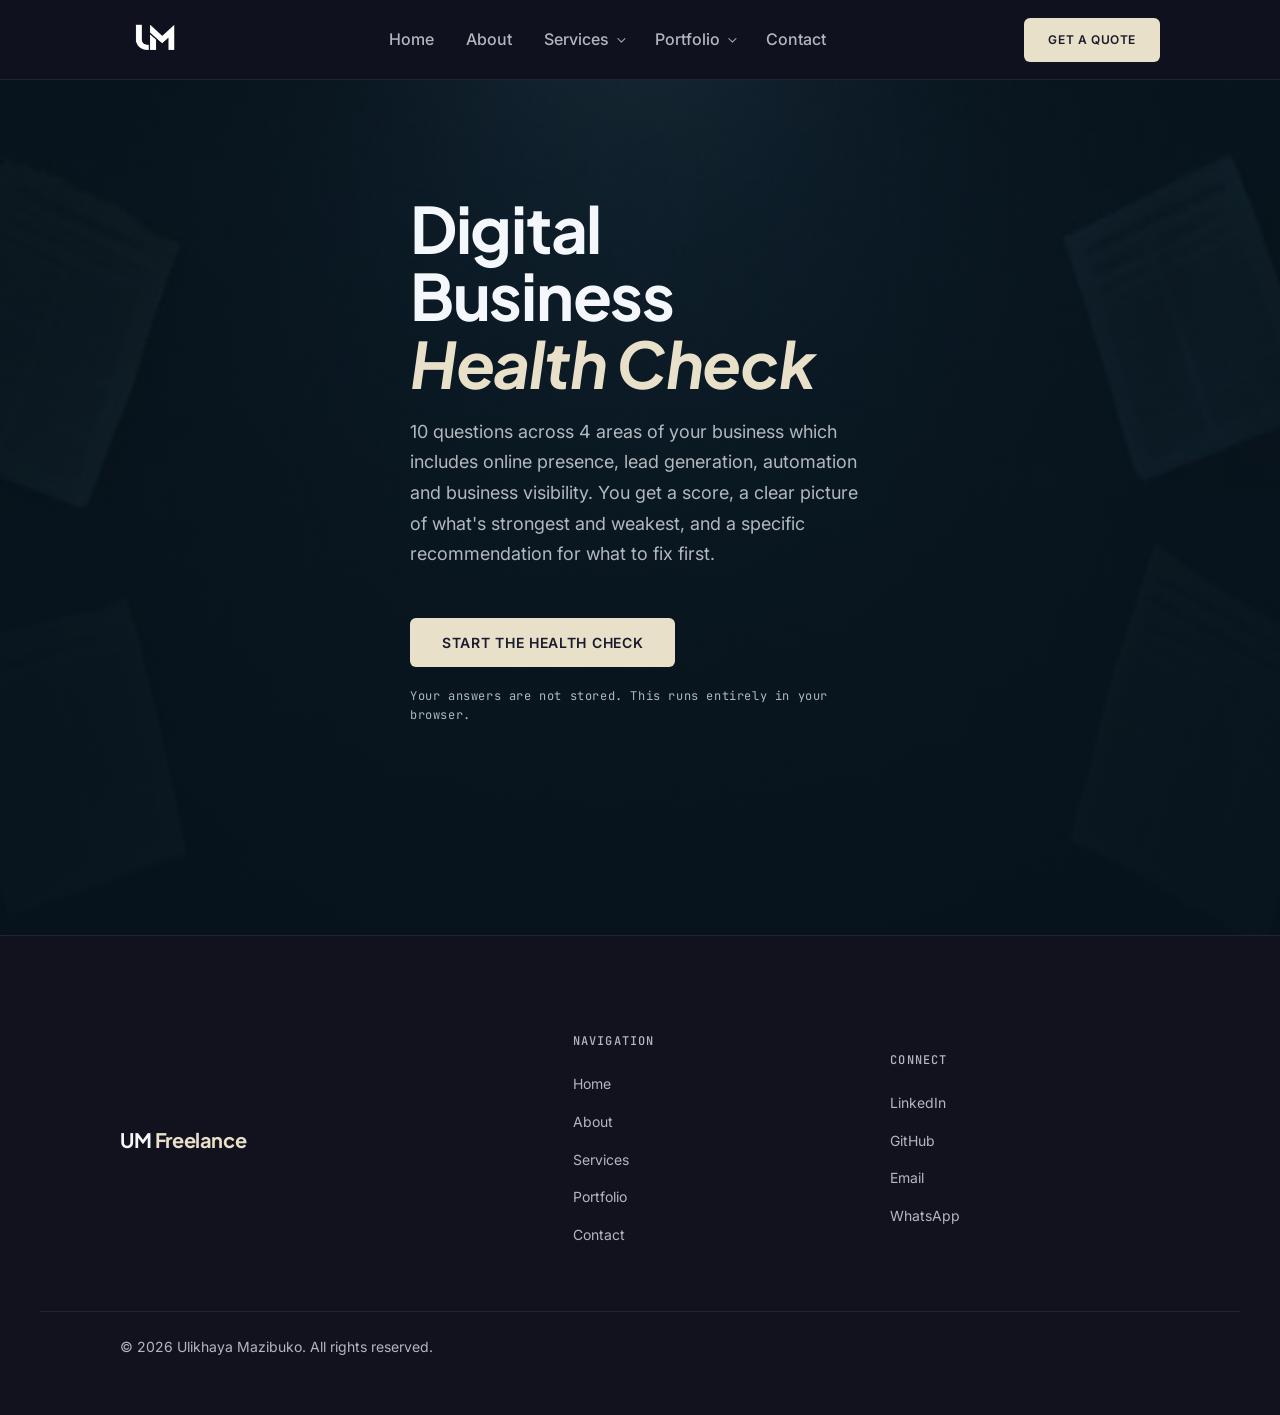
<file: health-check.html>
<!DOCTYPE html>
<html lang="en">
<head>
   <!-- Google tag (gtag.js) -->
    <script async src="https://www.googletagmanager.com/gtag/js?id=G-D19GZRCL80"></script>
    <script>
      window.dataLayer = window.dataLayer || [];
      function gtag(){dataLayer.push(arguments);}
      gtag('js', new Date());

      gtag('config', 'G-D19GZRCL80');
    </script>
  <meta charset="UTF-8" />
  <meta name="viewport" content="width=device-width, initial-scale=1.0" />

  <!-- Favicon -->
  <link rel="icon" type="image/png" href="images/favi-icon.png" />
  <link rel="apple-touch-icon" href="images/favi-icon.png" />
  <link rel="shortcut icon" href="images/favi-icon.png" />

  <title>Digital Business Health Check - Ulikhaya Mazibuko</title>
  <meta name="description" content="Free 3-minute quiz. Score your business across online presence, lead generation, automation and business visibility. Get a specific recommendation." />
  <meta name="robots" content="index, follow" />
  <link rel="canonical" href="https://ulikhayamazibuko.com/health-check.html" />
  <meta property="og:title" content="Digital Business Health Check - Free 3-minute quiz" />
  <meta property="og:description" content="10 questions. A score out of 100. A specific recommendation for what to fix first." />
  <meta property="og:url" content="https://ulikhayamazibuko.com/health-check.html" />

  <link rel="preconnect" href="https://fonts.googleapis.com" />
  <link rel="preconnect" href="https://fonts.gstatic.com" crossorigin />
  <link
    href="https://fonts.googleapis.com/css2?family=Plus+Jakarta+Sans:wght@400;500;600;700&family=Inter:wght@400;500;600&family=JetBrains+Mono:wght@400;500&display=swap"
    rel="stylesheet" media="print" onload="this.media='all'"
  />
  <noscript>
    <link href="https://fonts.googleapis.com/css2?family=Plus+Jakarta+Sans:wght@400;500;600;700&family=Inter:wght@400;500;600&family=JetBrains+Mono:wght@400;500&display=swap" rel="stylesheet" />
  </noscript>

  <link rel="stylesheet" href="css/variables.css" />
  <link rel="stylesheet" href="css/reset.css" />
  <link rel="stylesheet" href="css/style.css" />
  <link rel="stylesheet" href="css/health-check.css" />
</head>
<body>

  <!-- NAV -->
  <header class="nav-wrapper" id="top">
    <nav class="nav container">
      <a href="index.html" class="nav-logo" id="navLogo">
        <img src="images/UM_Logo.png" alt="UM Freelance" class="nav-logo-img" width="280" height="320" loading="lazy"/>
        <span class="nav-logo-tooltip">Freelance with Ulikhaya Mazibuko</span>
      </a>
      <ul class="nav-links">
        <li class="nav-item no-drop"><a href="index.html">Home</a></li>
        <li class="nav-item no-drop"><a href="about.html">About</a></li>
        <li class="nav-item">
          <a href="services.html">Services</a>
          <div class="nav-dropdown">
            <a href="services.html#website-design" class="nav-dropdown-item">
              <span class="nav-dropdown-item-title">Website Design & Development</span>
              <span class="nav-dropdown-item-desc">Websites built for South African businesses</span>
            </a>
            <div class="nav-dropdown-divider"></div>
            <a href="services.html#google-sheets-automation" class="nav-dropdown-item">
              <span class="nav-dropdown-item-title">Google Sheets Automation</span>
              <span class="nav-dropdown-item-desc">Google Sheets setup and workflow automation</span>
            </a>
            <div class="nav-dropdown-divider"></div>
            <a href="services.html#backend-development" class="nav-dropdown-item">
              <span class="nav-dropdown-item-title">Backend Development</span>
              <span class="nav-dropdown-item-desc">APIs, databases and custom backend logic</span>
            </a>
            <div class="nav-dropdown-divider"></div>
            <a href="services.html#packages-pricing" class="nav-dropdown-item">
              <span class="nav-dropdown-item-title">Packages & Pricing</span>
              <span class="nav-dropdown-item-desc">All tiers with full breakdowns</span>
            </a>
          </div>
        </li>
        <li class="nav-item">
          <a href="portfolio.html">Portfolio</a>
          <div class="nav-dropdown">
            <a href="portfolio.html#web-projects" class="nav-dropdown-item">
              <span class="nav-dropdown-item-title">Web Projects</span>
              <span class="nav-dropdown-item-desc">Websites and systems built for real use</span>
            </a>
            <div class="nav-dropdown-divider"></div>
            <a href="portfolio.html#case-studies" class="nav-dropdown-item">
              <span class="nav-dropdown-item-title">Case Studies</span>
              <span class="nav-dropdown-item-desc">Problem, solution and outcome breakdowns</span>
            </a>
          </div>
        </li>
        <li class="nav-item no-drop"><a href="index.html#contact">Contact</a></li>
      </ul>
      <a href="index.html#contact" class="btn btn-primary nav-cta">Get a Quote</a>
      <button class="nav-hamburger" id="hamburger" aria-label="Open navigation menu" aria-expanded="false">
        <span></span><span></span><span></span>
      </button>
    </nav>
  </header>

  <div class="nav-mobile" id="mobileMenu">
    <ul class="nav-mobile-links">
      <li><a href="index.html" class="nav-mobile-link">Home</a></li>
      <li><a href="about.html" class="nav-mobile-link">About</a></li>
      <li><a href="services.html" class="nav-mobile-link">Services</a></li>
      <li><a href="portfolio.html" class="nav-mobile-link">Portfolio</a></li>
      <li><a href="index.html#contact" class="nav-mobile-link">Contact</a></li>
      <li><a href="index.html#contact" class="btn btn-primary mt-6">Get a Quote</a></li>
    </ul>
  </div>

  <main class="hc-page">

    <h1 class="hc-page-title">Digital Business Health Check</h1>

      <!-- Health Check background video -->
        <video
            class="hc-bg-video"
            autoplay muted loop playsinline
            preload="none"
            poster="images/health-check-bg.jpg"
            aria-hidden="true"
        >
            <source src="images/health-check-vid.MP4" type="video/mp4" />
        </video>

        <div class="hc-bg-overlay"></div>

  <!-- Quiz section -->

    <!-- Quiz section -->
    <section class="hc-section">
      <div class="container hc-wrapper">
        <div id="hcContainer">
          <!-- Rendered by health-check.js -->
        </div>
      </div>
    </section>

  </main>

  <!-- FOOTER -->
  <footer class="footer surface-dark">
    <div class="container footer-container">
      <div class="footer-brand">
        <a href="index.html" class="footer-logo">UM <span class="footer-logo-accent">Freelance</span></a>
      </div>
      <div class="footer-nav">
        <span class="footer-col-label label">Navigation</span>
        <ul class="footer-links">
          <li><a href="index.html" class="footer-link">Home</a></li>
          <li><a href="about.html" class="footer-link">About</a></li>
          <li><a href="services.html" class="footer-link">Services</a></li>
          <li><a href="portfolio.html" class="footer-link">Portfolio</a></li>
          <li><a href="index.html#contact" class="footer-link">Contact</a></li>
        </ul>
      </div>
      <div class="footer-connect">
        <span class="footer-col-label label">Connect</span>
        <ul class="footer-links">
          <li><a href="https://linkedin.com/in/ulikhaya-mazibuko-43623b261" target="_blank" class="footer-link" aria-label="LinkedIn">LinkedIn</a></li>
          <li><a href="https://github.com/uNziima" target="_blank" class="footer-link" aria-label="GitHub">GitHub</a></li>
          <li><a href="mailto:ulikhayamazibuko@gmail.com" class="footer-link">Email</a></li>
          <li><a href="https://wa.me/27658374361" target="_blank" class="footer-link">WhatsApp</a></li>
        </ul>
      </div>
    </div>
    <div class="container footer-bottom">
      <span class="body-sm text-on-dark-muted">© 2026 Ulikhaya Mazibuko. All rights reserved.</span>
        </div>
  </footer>

  <button class="scroll-top" id="scrollTop" aria-label="Scroll to top">
    <svg width="18" height="18" viewBox="0 0 24 24" fill="none"
         stroke="currentColor" stroke-width="2"
         stroke-linecap="round" stroke-linejoin="round">
      <polyline points="18 15 12 9 6 15"/>
    </svg>
  </button>

  <script src="js/main.js"></script>
  <script src="js/health-check.js"></script>
</body>
</html>
</file>
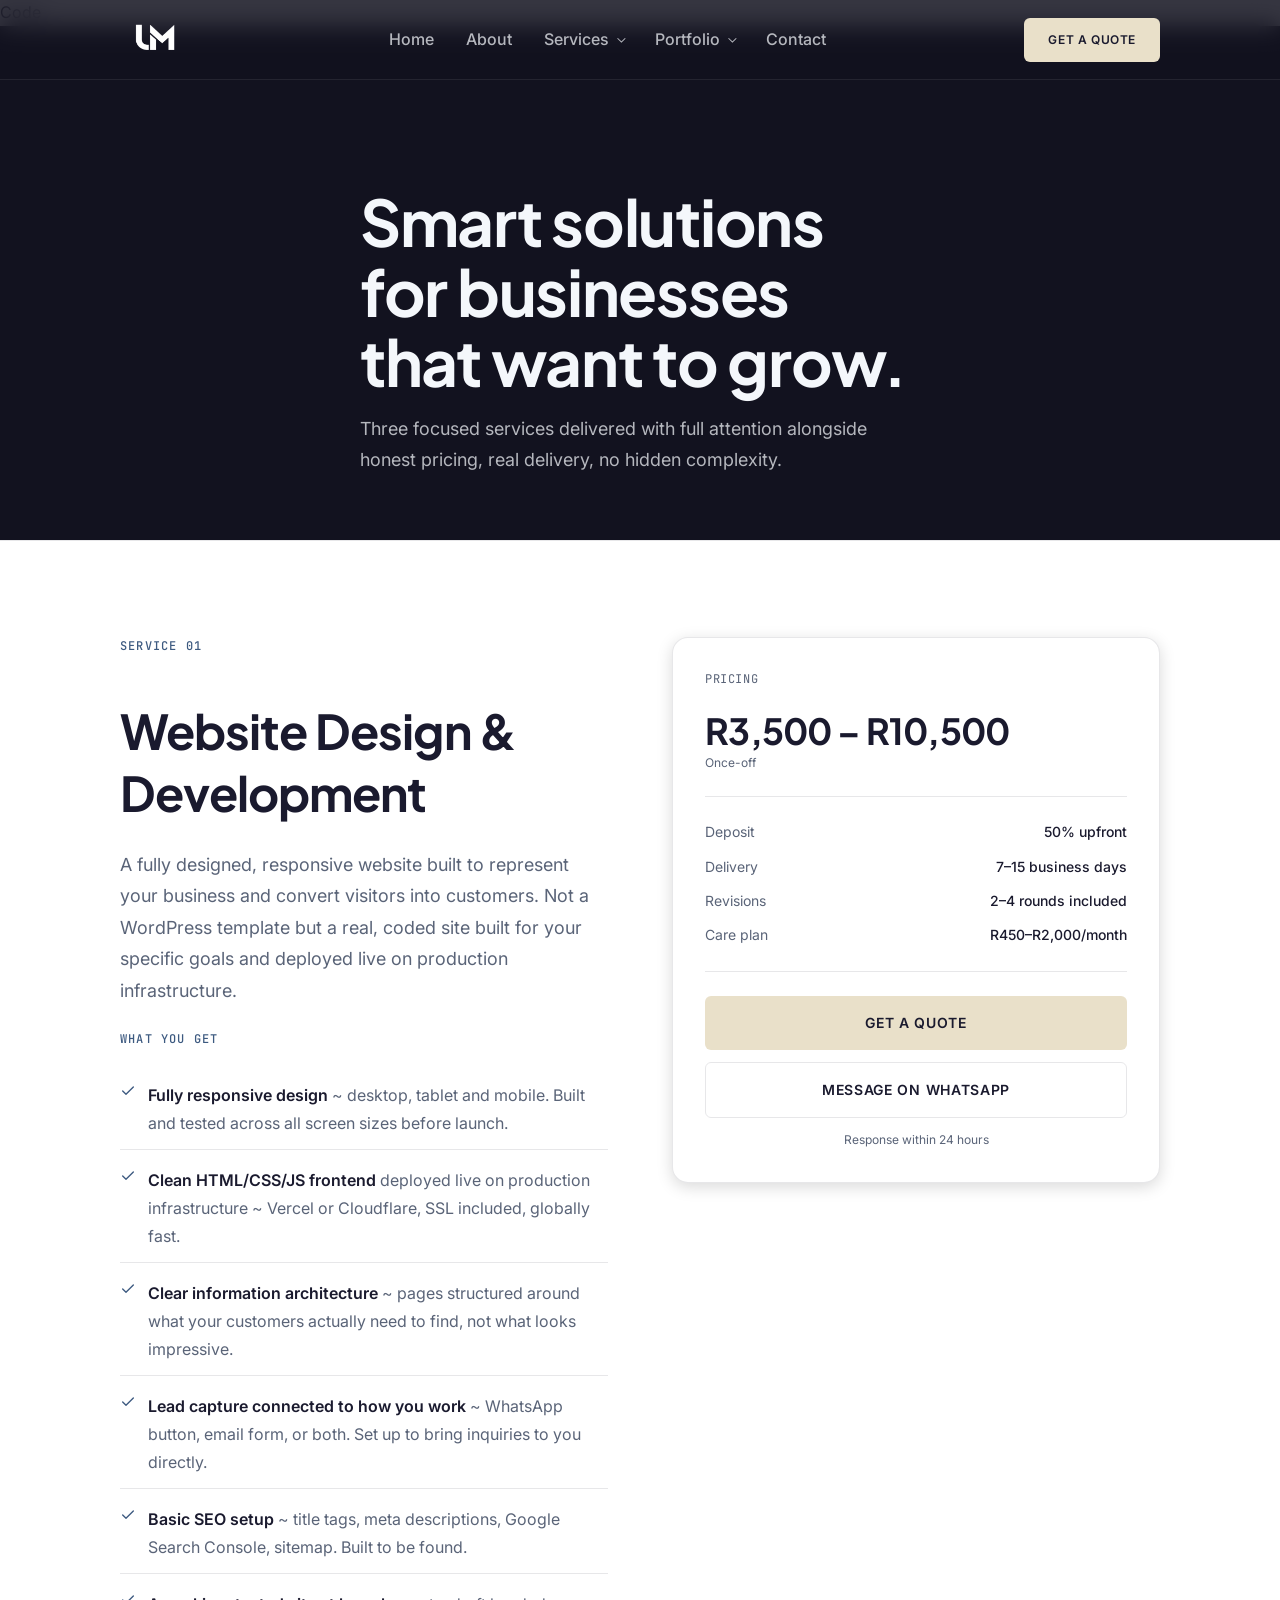
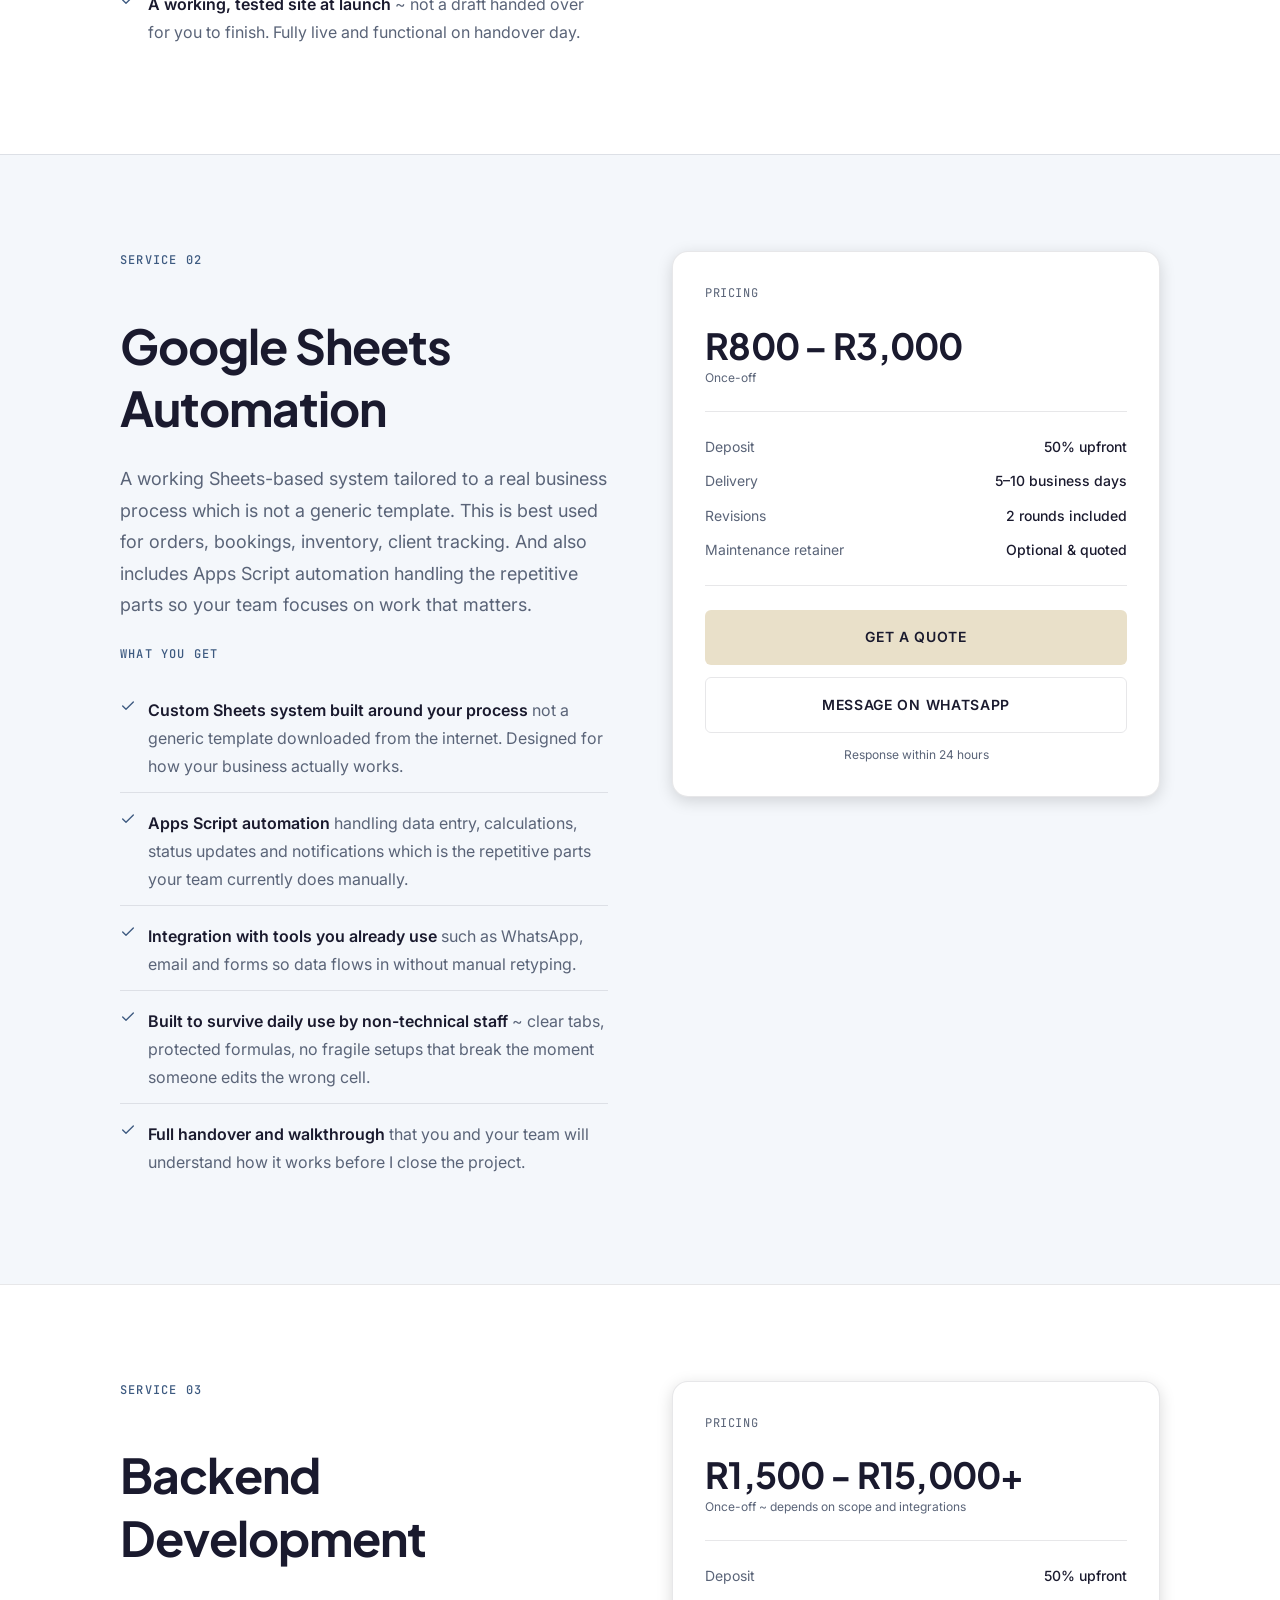
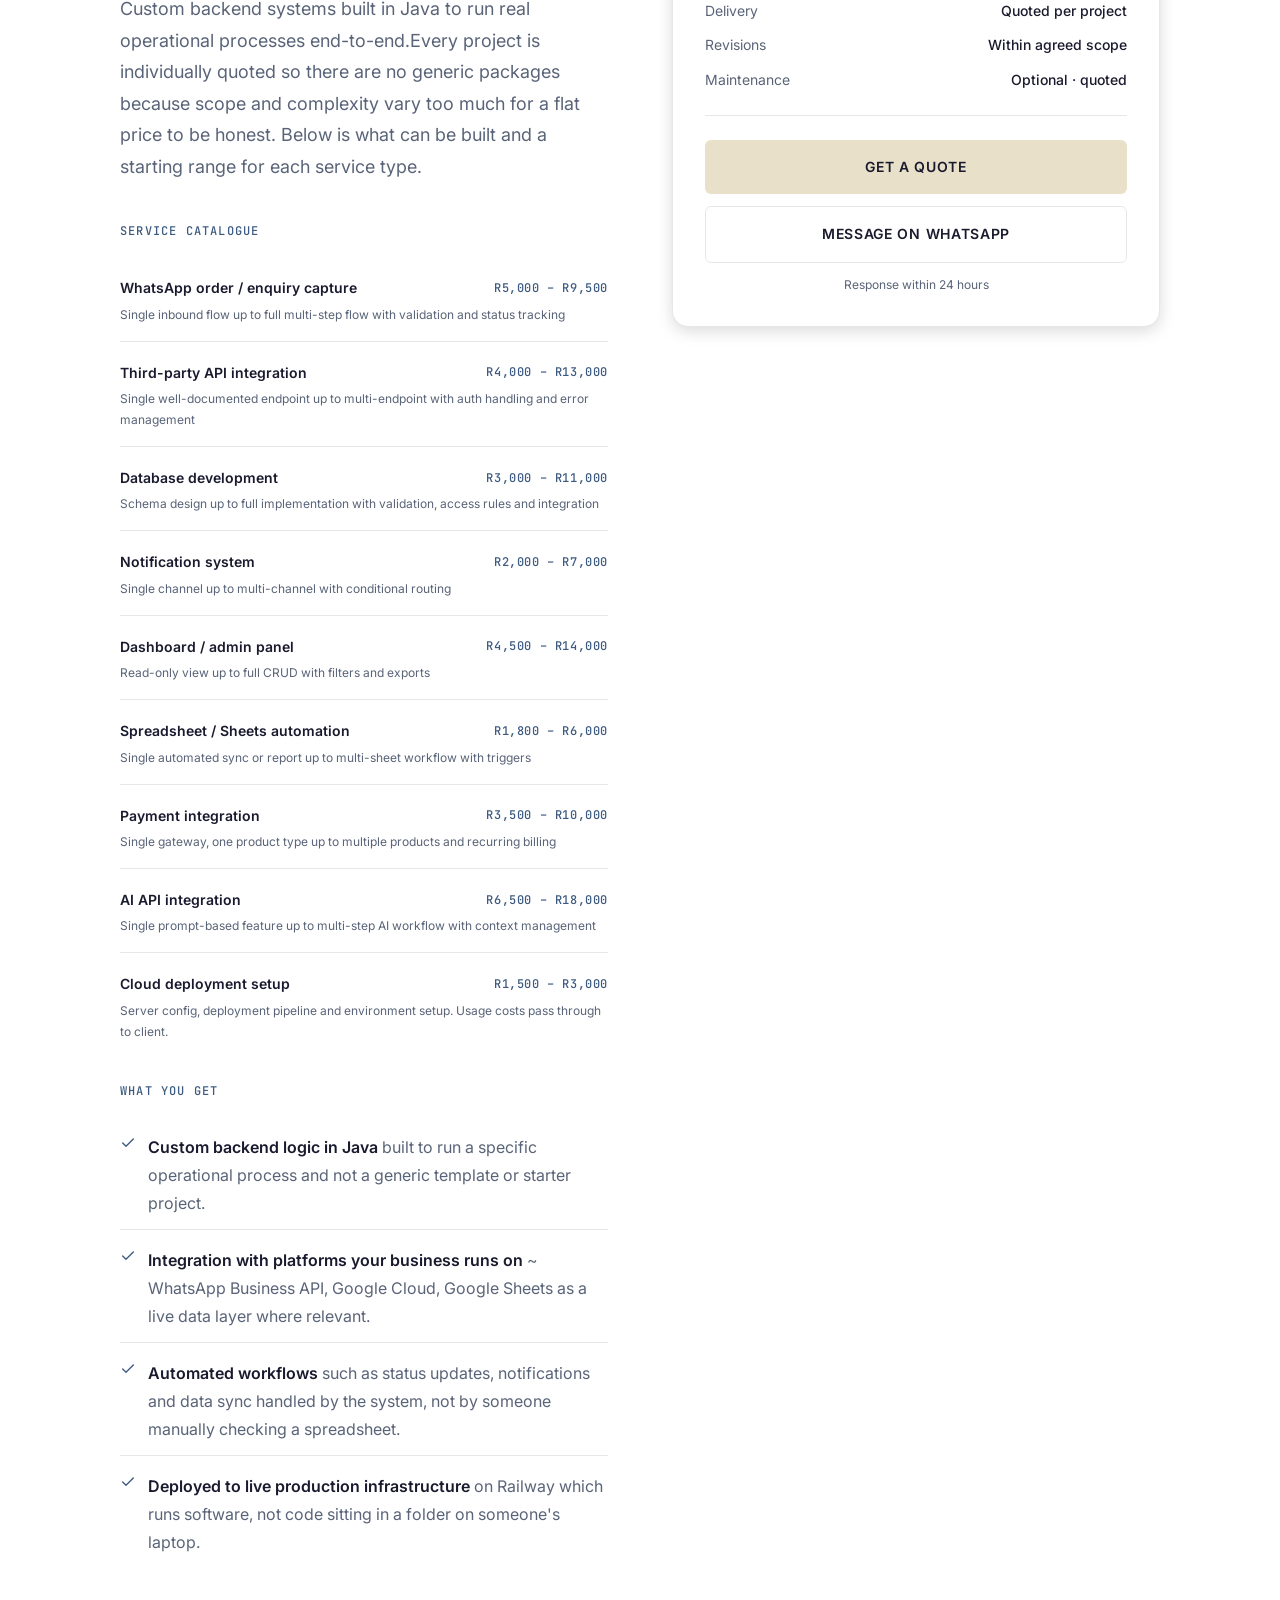
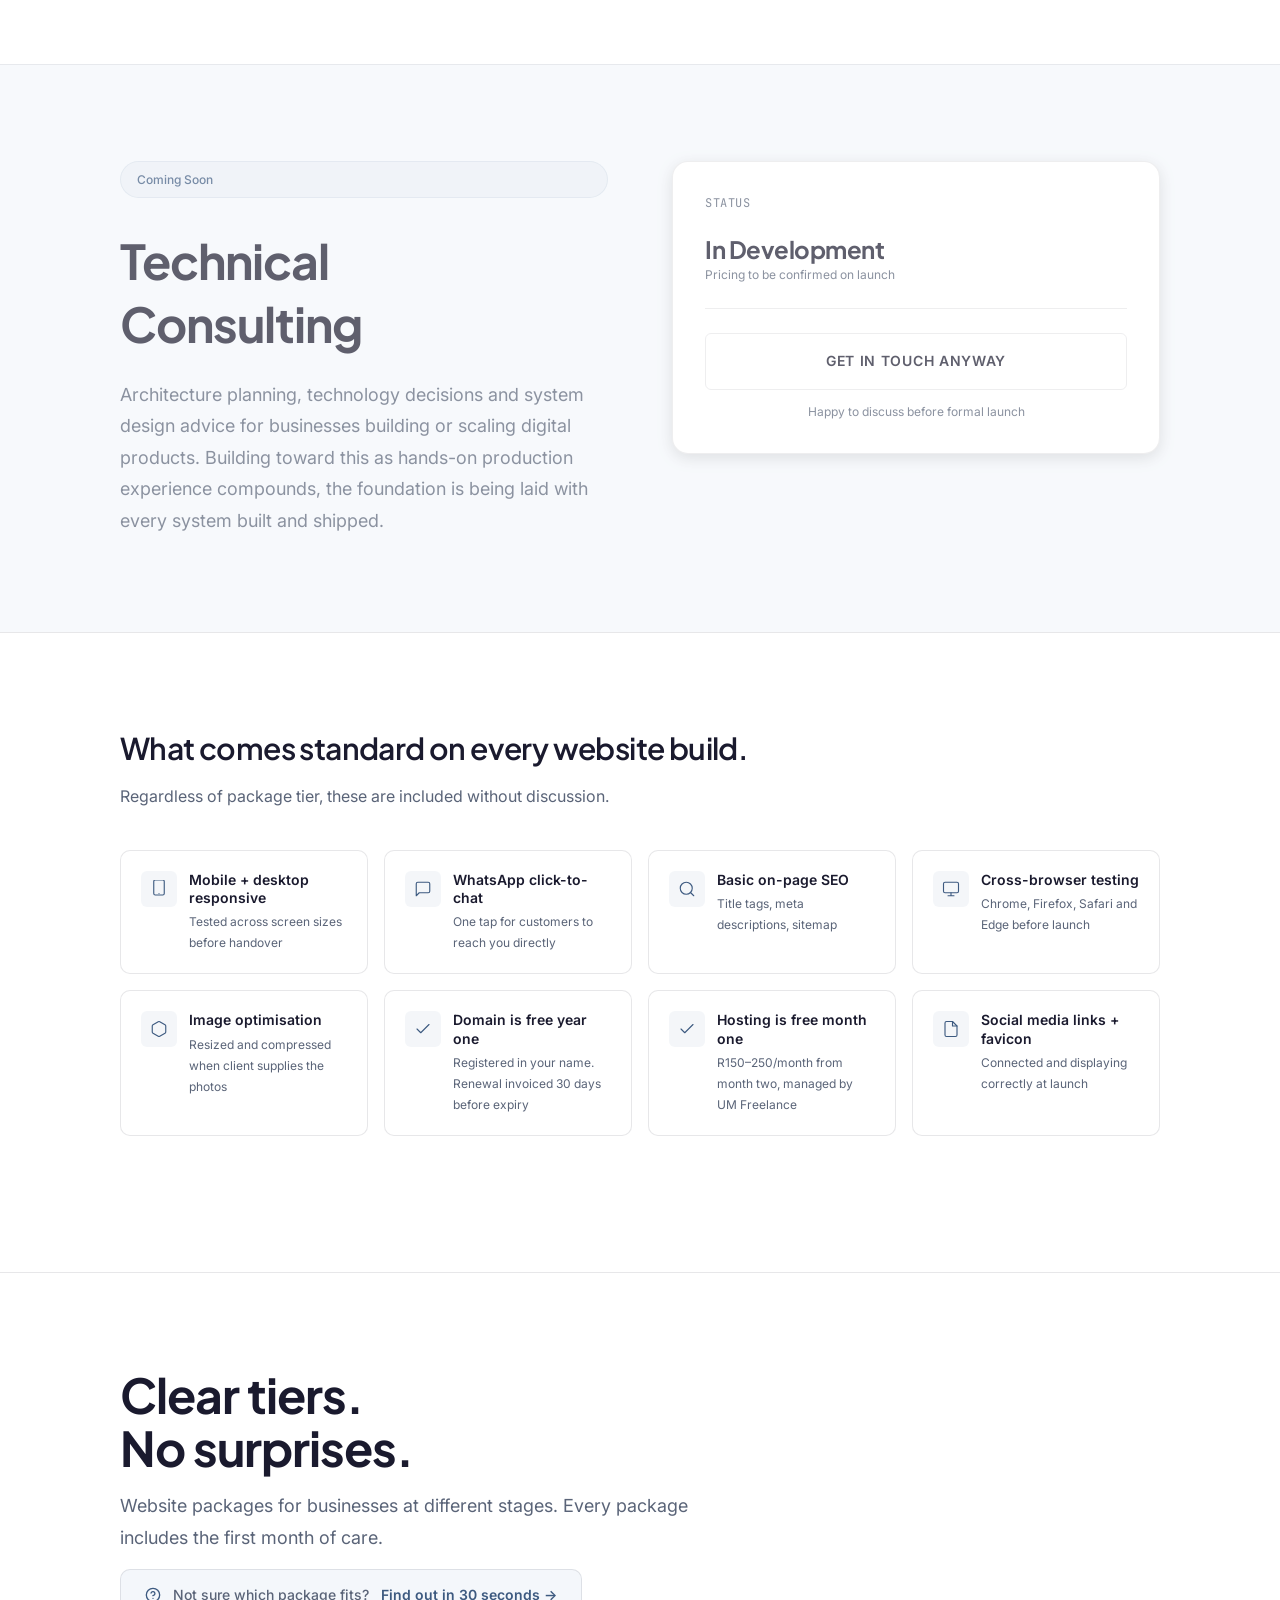
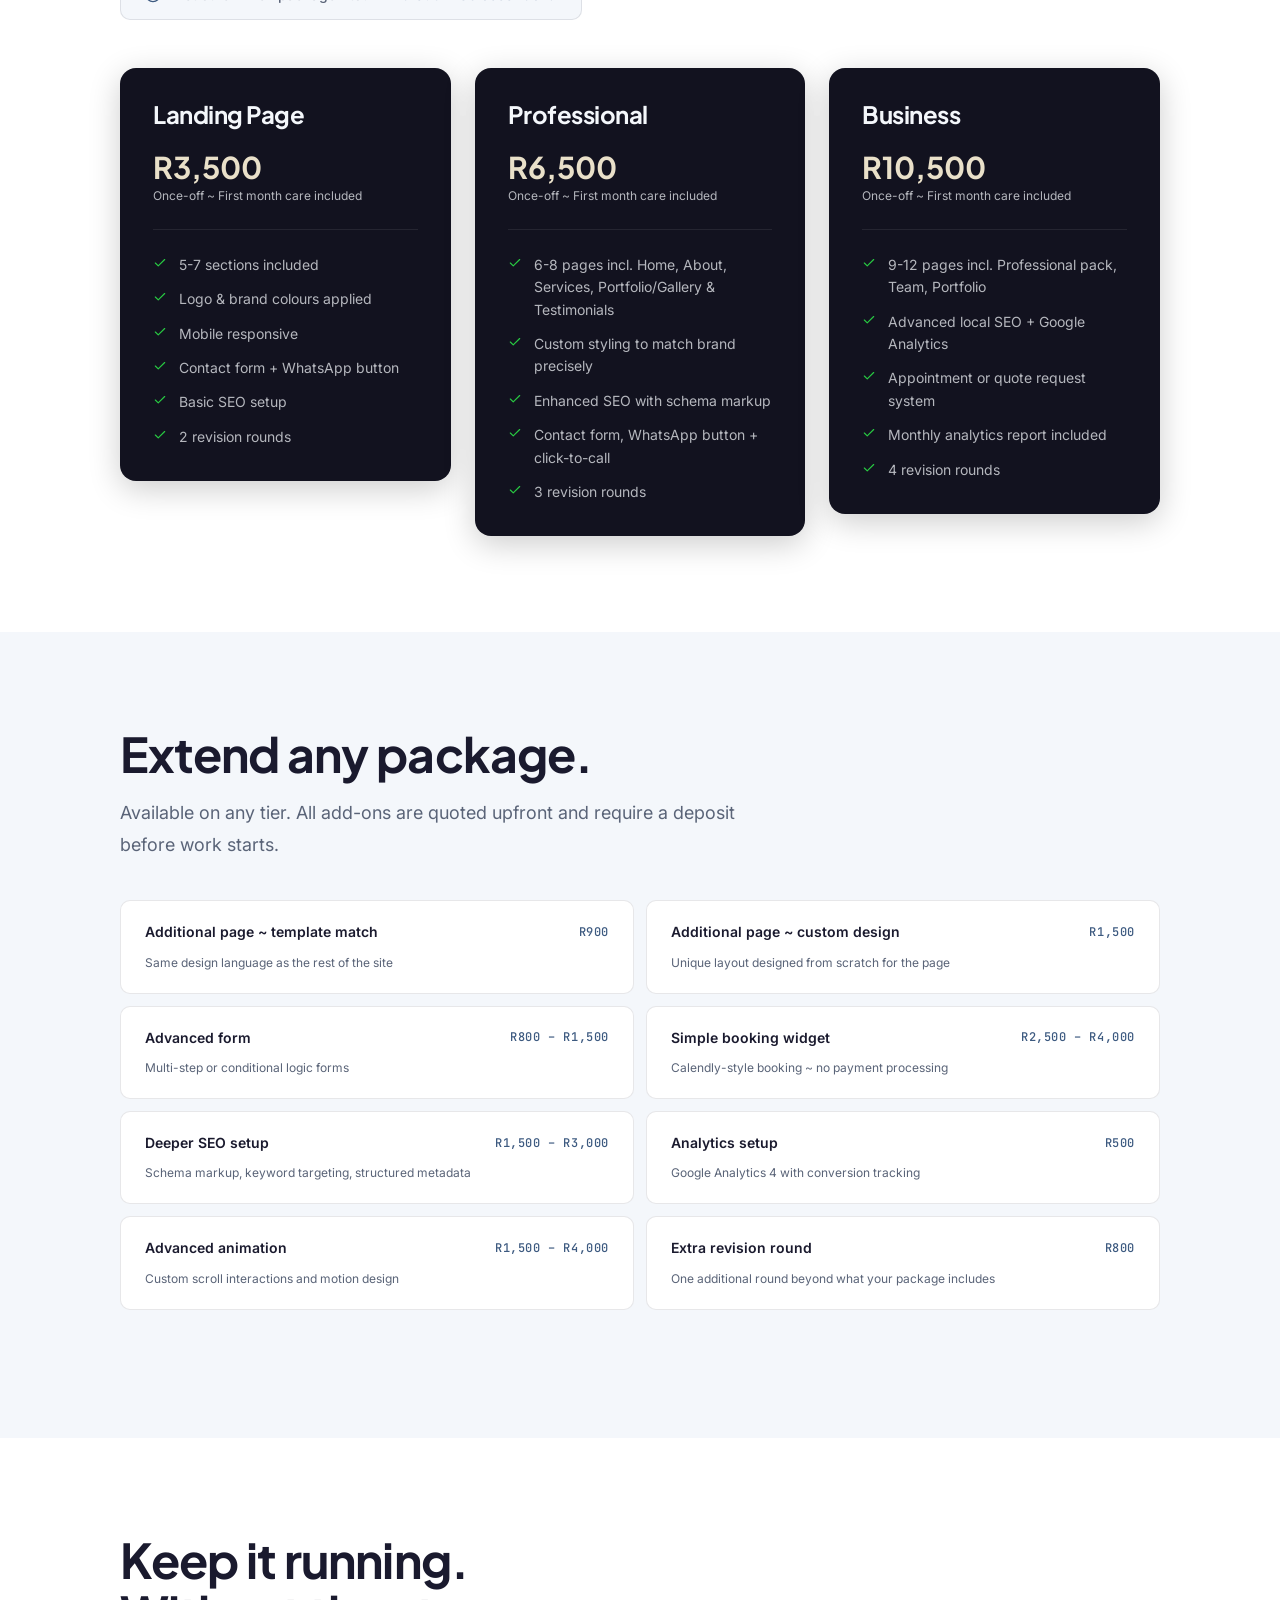
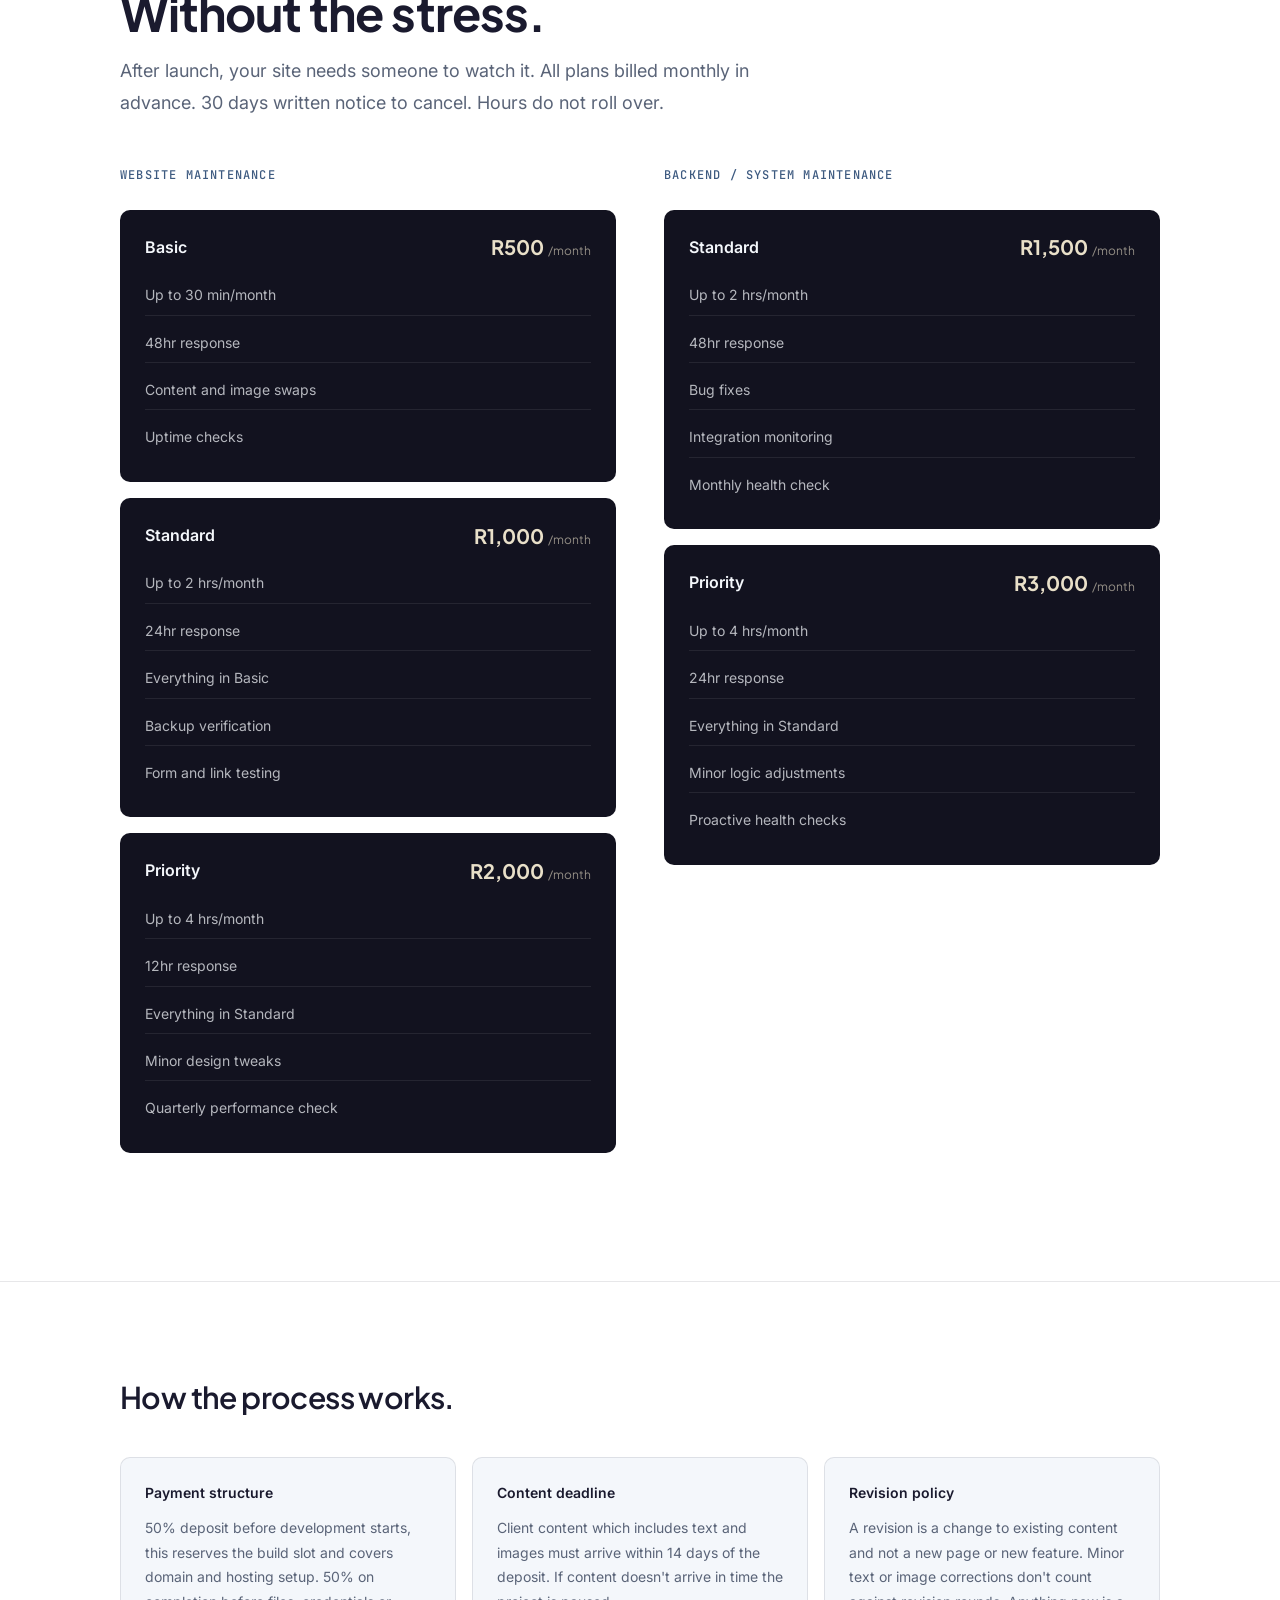
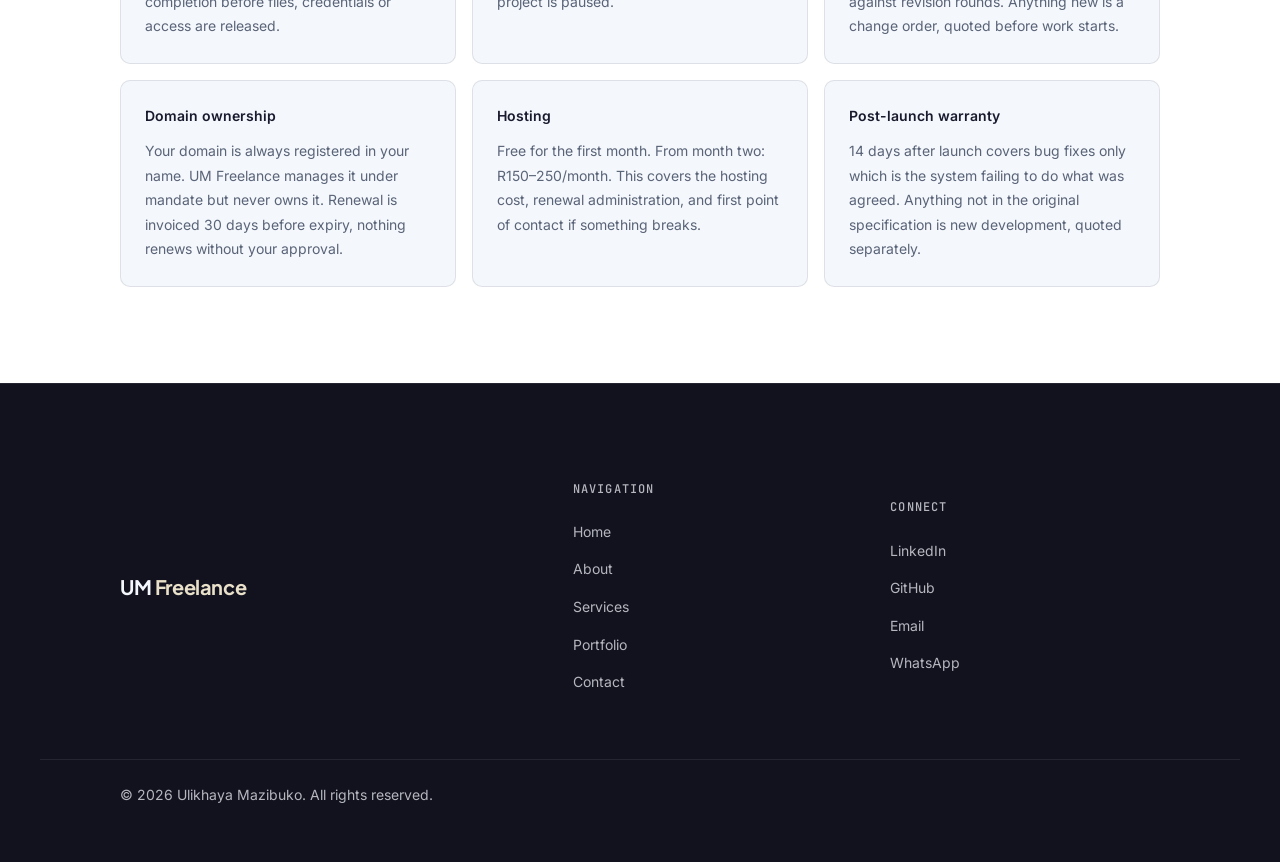
<file: services.html>
Code
<!DOCTYPE html>
<html lang="en">
<head>
  <!-- Google tag (gtag.js) -->
  <script async src="https://www.googletagmanager.com/gtag/js?id=G-D19GZRCL80"></script>
  <script>
    window.dataLayer = window.dataLayer || [];
    function gtag(){dataLayer.push(arguments);}
    gtag('js', new Date());

    gtag('config', 'G-D19GZRCL80');
  </script>
  <meta charset="UTF-8" />
  <meta name="viewport" content="width=device-width, initial-scale=1.0" />

  <!-- Favicon -->
  <link rel="icon" type="image/png" href="images/favi-icon.png" />
  <link rel="apple-touch-icon" href="images/favi-icon.png" />
  <link rel="shortcut icon" href="images/favi-icon.png" />

  <title>Services ~ Ulikhaya Mazibuko | Web Dev, Automation & Backend</title>
  <meta name="description" content="Website design and development, Google Sheets automation and backend development services for South African businesses. Honest pricing, real delivery." />
  <meta name="robots" content="index, follow" />
  <meta property="og:image" content="https://ulikhayamazibuko.com/images/og-preview.jpg" />
  <meta name="twitter:image" content="https://ulikhayamazibuko.com/images/og-preview.jpg" />
  <!-- Font preconnect — establishes connection early -->
  <link rel="preconnect" href="https://fonts.googleapis.com" />
  <link rel="preconnect" href="https://fonts.gstatic.com" crossorigin />

  <!-- Fonts load async — never blocks rendering -->
  <link 
    href="https://fonts.googleapis.com/css2?family=Plus+Jakarta+Sans:wght@400;500;600;700&family=Inter:wght@400;500;600&family=JetBrains+Mono:wght@400;500&display=swap" 
    rel="stylesheet"
    media="print"
    onload="this.media='all'"
  />

  <!-- Fallback for no-JS -->
  <noscript>
    <link 
      href="https://fonts.googleapis.com/css2?family=Plus+Jakarta+Sans:wght@400;500;600;700&family=Inter:wght@400;500;600&family=JetBrains+Mono:wght@400;500&display=swap" 
      rel="stylesheet"
    />
  </noscript>
  <link rel="canonical" href="https://ulikhayamazibuko.com/services.html" />
  <link rel="stylesheet" href="css/variables.css" />
  <link rel="stylesheet" href="css/reset.css" />
  <link rel="stylesheet" href="css/style.css" />
  <link rel="stylesheet" href="css/services.css" />

  <script type="application/ld+json">
  {
    "@context": "https://schema.org",
    "@type": "FAQPage",
    "mainEntity": [
      {
        "@type": "Question",
        "name": "How much does a website cost in South Africa?",
        "acceptedAnswer": {
          "@type": "Answer",
          "text": "Website packages start from R3,500 for a Landing Page up to R12,000 for a Business package (8+ pages). All prices are once-off and include the first month of hosting and a free first-year domain. Ongoing care plans are available from R500/month."
        }
      },
      {
        "@type": "Question",
        "name": "Do you offer Google Sheets automation services?",
        "acceptedAnswer": {
          "@type": "Answer",
          "text": "Yes. Google Sheets automation systems are built to your specific business process — orders, bookings, inventory, client tracking. Apps Script automation handles repetitive tasks automatically. Pricing is R800 to R3,000 once-off depending on complexity."
        }
      },
      {
        "@type": "Question",
        "name": "What backend development services do you offer?",
        "acceptedAnswer": {
          "@type": "Answer",
          "text": "Backend systems are built in Java and include WhatsApp Business API integration, database development, notification systems, dashboard and admin panels, payment integration, AI API integration and cloud deployment. All projects are individually quoted from R1,500 to R15,000+."
        }
      },
      {
        "@type": "Question",
        "name": "How long does it take to build a website?",
        "acceptedAnswer": {
          "@type": "Answer",
          "text": "Landing Page packages are delivered in 7-10 business days. Starter packages in 12-15 business days. Business packages in 15-20 business days. Timeline starts from the date client content (text and images) is received, not from the deposit date."
        }
      },
      {
        "@type": "Question",
        "name": "Do you work with clients outside KwaZulu-Natal?",
        "acceptedAnswer": {
		"@type": "Answer",
          "text": "Yes. All web development and automation work is done remotely and is available to businesses across South Africa. In-person meetings are available in KwaZulu-Natal and Gauteng."
        }
      },
      {
        "@type": "Question",
        "name": "What is included in every website project?",
        "acceptedAnswer": {
          "@type": "Answer",
          "text": "Every website includes mobile and desktop responsive design, WhatsApp click-to-chat, basic SEO setup, cross-browser testing, image optimisation, a free first-year domain, free first month hosting, and social media links and favicon."
        }
      }
    ]
  }
  </script>
</head>

  <!-- Scroll to top -->
<button class="scroll-top" id="scrollTop" aria-label="Scroll to top">
  <svg width="18" height="18" viewBox="0 0 24 24" fill="none"
       stroke="currentColor" stroke-width="2"
       stroke-linecap="round" stroke-linejoin="round">
    <polyline points="18 15 12 9 6 15"/>
  </svg>
</button>


<body>

  <!-- NAV -->
  <header class="nav-wrapper" id="top">
    <nav class="nav container">
      <a href="index.html" class="nav-logo" id="navLogo">
        <img src="images/UM_Logo.png" alt="UM Freelance" class="nav-logo-img" width="280" height="320" loading="lazy"/>
        <span class="nav-logo-tooltip">Freelance with Ulikhaya Mazibuko</span>
      </a>
      <ul class="nav-links">
        <li class="nav-item no-drop"><a href="index.html">Home</a></li>
        <li class="nav-item no-drop"><a href="about.html">About</a></li>
        <li class="nav-item">
          <a href="services.html">Services</a>
          <div class="nav-dropdown">
            <a href="services.html#website-design" class="nav-dropdown-item">
              <span class="nav-dropdown-item-title">Website Design & Development</span>
              <span class="nav-dropdown-item-desc">Websites built for South African businesses</span>
            </a>
            <div class="nav-dropdown-divider"></div>
            <a href="services.html#google-sheets-automation" class="nav-dropdown-item">
              <span class="nav-dropdown-item-title">Google Sheets Automation</span>
              <span class="nav-dropdown-item-desc">Google Sheets setup and workflow automation</span>
            </a>
            <div class="nav-dropdown-divider"></div>
            <a href="services.html#backend-development" class="nav-dropdown-item">
              <span class="nav-dropdown-item-title">Backend Development</span>
              <span class="nav-dropdown-item-desc">APIs, databases and custom backend logic</span>
            </a>
            <div class="nav-dropdown-divider"></div>
            <a href="services.html#technical-consulting" class="nav-dropdown-item">
              <span class="nav-dropdown-item-title">Technical Consulting</span>
              <span class="nav-dropdown-item-desc">Architecture planning and system design advice</span>
            </a>
            <div class="nav-dropdown-divider"></div>
            <a href="services.html#packages-pricing" class="nav-dropdown-item">
              <span class="nav-dropdown-item-title">Packages & Pricing</span>
              <span class="nav-dropdown-item-desc">All tiers with full breakdowns</span>
            </a>
          </div>
        </li>
        <li class="nav-item">
          <a href="portfolio.html">Portfolio</a>
          <div class="nav-dropdown">
            <a href="portfolio.html#web-projects" class="nav-dropdown-item">
              <span class="nav-dropdown-item-title">Web Projects</span>
              <span class="nav-dropdown-item-desc">Websites and systems built for real use</span>
            </a>
            <div class="nav-dropdown-divider"></div>
            <a href="portfolio.html#case-studies" class="nav-dropdown-item">
              <span class="nav-dropdown-item-title">Case Studies</span>
              <span class="nav-dropdown-item-desc">Problem, solution and outcome breakdowns</span>
            </a>
          </div>
        </li>
		<li class="nav-item no-drop"><a href="index.html#contact">Contact</a></li>
      </ul>
      <a href="index.html#contact" class="btn btn-primary nav-cta">Get a Quote</a>
      <button class="nav-hamburger" id="hamburger" aria-label="Open navigation menu" aria-expanded="false">
        <span></span><span></span><span></span>
      </button>
    </nav>
  </header>

  <div class="nav-mobile" id="mobileMenu">
    <ul class="nav-mobile-links">
      <li><a href="index.html" class="nav-mobile-link">Home</a></li>
      <li><a href="about.html" class="nav-mobile-link">About</a></li>
      <li><a href="services.html" class="nav-mobile-link">Services</a></li>
      <li><a href="portfolio.html" class="nav-mobile-link">Portfolio</a></li>
      <li><a href="index.html#contact" class="nav-mobile-link">Contact</a></li>
      <li><a href="index.html#contact" class="btn btn-primary mt-6">Get a Quote</a></li>
    </ul>
  </div>

  <main>

    <!-- PAGE HERO -->
    <section class="services-page-hero">
      <div class="container services-page-hero-container">
        <h1>Smart solutions for businesses<br />that want to grow.</h1>
        <p class="body-lg">
          Three focused services delivered with full attention alongside 
          honest pricing, real delivery, no hidden complexity.
        </p>
      </div>
    </section>

    <!-- ============================================
         SERVICE 1 — WEBSITE DESIGN
    ============================================ -->
    <section class="service-section surface-white" id="website-design">
      <div class="container service-section-container">

        <!-- Left -->
        <div class="service-section-content">

          <div class="section-label">
            <span class="label">Service 01</span>
          </div>

          <h2 class="heading-lg service-section-headline">
            Website Design &<br />Development
          </h2>

          <p class="body-lg service-section-intro">
            A fully designed, responsive website built to represent your 
            business and convert visitors into customers. Not a 
            WordPress template but a real, coded site built for your 
            specific goals and deployed live on production infrastructure.
          </p>

          <div class="service-deliverables">
            <span class="service-deliverables-title">What you get</span>

            <div class="service-deliverable">
              <div class="service-deliverable-check">
                <svg width="16" height="16" viewBox="0 0 24 24" fill="none"
                     stroke="currentColor" stroke-width="2"
                     stroke-linecap="round" stroke-linejoin="round">
                  <polyline points="20 6 9 17 4 12"/>
                </svg>
              </div>
              <span class="service-deliverable-text">
                <strong>Fully responsive design</strong> ~ desktop, tablet and mobile. 
                Built and tested across all screen sizes before launch.
              </span>
            </div>

            <div class="service-deliverable">
              <div class="service-deliverable-check">
                <svg width="16" height="16" viewBox="0 0 24 24" fill="none"
                     stroke="currentColor" stroke-width="2"
                     stroke-linecap="round" stroke-linejoin="round">
                  <polyline points="20 6 9 17 4 12"/>
                </svg>
              </div>
              <span class="service-deliverable-text">
                <strong>Clean HTML/CSS/JS frontend</strong> deployed live on production 
                infrastructure ~ Vercel or Cloudflare, SSL included, globally fast.
              </span>
            </div>

            <div class="service-deliverable">
              <div class="service-deliverable-check">
                <svg width="16" height="16" viewBox="0 0 24 24" fill="none"
                     stroke="currentColor" stroke-width="2"
                     stroke-linecap="round" stroke-linejoin="round">
					 <polyline points="20 6 9 17 4 12"/>
                </svg>
              </div>
              <span class="service-deliverable-text">
                <strong>Clear information architecture</strong> ~ pages structured around 
                what your customers actually need to find, not what looks impressive.
              </span>
            </div>

            <div class="service-deliverable">
              <div class="service-deliverable-check">
                <svg width="16" height="16" viewBox="0 0 24 24" fill="none"
                     stroke="currentColor" stroke-width="2"
                     stroke-linecap="round" stroke-linejoin="round">
                  <polyline points="20 6 9 17 4 12"/>
                </svg>
              </div>
              <span class="service-deliverable-text">
                <strong>Lead capture connected to how you work</strong> ~ WhatsApp button, 
                email form, or both. Set up to bring inquiries to you directly.
              </span>
            </div>

            <div class="service-deliverable">
              <div class="service-deliverable-check">
                <svg width="16" height="16" viewBox="0 0 24 24" fill="none"
                     stroke="currentColor" stroke-width="2"
                     stroke-linecap="round" stroke-linejoin="round">
                  <polyline points="20 6 9 17 4 12"/>
                </svg>
              </div>
              <span class="service-deliverable-text">
                <strong>Basic SEO setup</strong> ~ title tags, meta descriptions, 
                Google Search Console, sitemap. Built to be found.
              </span>
            </div>

            <div class="service-deliverable">
              <div class="service-deliverable-check">
                <svg width="16" height="16" viewBox="0 0 24 24" fill="none"
                     stroke="currentColor" stroke-width="2"
                     stroke-linecap="round" stroke-linejoin="round">
                  <polyline points="20 6 9 17 4 12"/>
                </svg>
              </div>
              <span class="service-deliverable-text">
                <strong>A working, tested site at launch</strong> ~ not a draft handed 
                over for you to finish. Fully live and functional on handover day.
              </span>
            </div>

          </div>
        </div>

        <!-- Right — pricing card -->
        <div class="service-pricing-card">
          <span class="service-pricing-label">Pricing</span>
          <div class="service-pricing-range">
            <span class="service-pricing-amount">R3,500 – R10,500</span>
            <span class="service-pricing-note">Once-off</span>
          </div>
          <div class="service-pricing-divider"></div>
          <div class="service-pricing-details">
            <div class="service-pricing-detail">
              <span class="service-pricing-detail-key">Deposit</span>
              <span class="service-pricing-detail-value">50% upfront</span>
            </div>
            <div class="service-pricing-detail">
              <span class="service-pricing-detail-key">Delivery</span>
              <span class="service-pricing-detail-value">7–15 business days</span>
            </div>
            <div class="service-pricing-detail">
              <span class="service-pricing-detail-key">Revisions</span>
              <span class="service-pricing-detail-value">2–4 rounds included</span>
            </div>
            <div class="service-pricing-detail">
              <span class="service-pricing-detail-key">Care plan</span>
              <span class="service-pricing-detail-value">R450–R2,000/month</span>
            </div>
          </div>
          <div class="service-pricing-divider"></div>
          <div class="service-pricing-cta">
            <a href="mailto:ulikhayamazibuko@gmail.com?subject=Website%20Design%20Project%20Inquiry&body=Hi%20Ulikhaya%2C%0A%0AI%27m%20interested%20in%20a%20website%20for%20my%20business.%0A%0ABusiness%20name%3A%20%0APages%20needed%3A%20%0ATimeline%3A%20%0AAnything%20else%3A%20"
               class="btn btn-primary">
              Get a Quote
            </a>
            <a href="https://wa.me/27658374361?text=Hi%20Ulikhaya%2C%20I%27m%20interested%20in%20a%20website%20for%20my%20business."
               target="_blank"
               class="btn btn-ghost">
              Message on WhatsApp
            </a>
            <span class="service-pricing-cta-note">
              Response within 24 hours
            </span>
          </div>
        </div>

      </div>
    </section>

    <!-- ============================================
         SERVICE 2 — GOOGLE SHEETS AUTOMATION
    ============================================ -->
    <section class="service-section surface-light" id="google-sheets-automation">
      <div class="container service-section-container">

        <div class="service-section-content">

          <div class="section-label">
            <span class="label">Service 02</span>
          </div>

          <h2 class="heading-lg service-section-headline">
            Google Sheets<br />Automation
          </h2>

          <p class="body-lg service-section-intro">
            A working Sheets-based system tailored to a real business process which is 
            not a generic template. This is best used for orders, bookings, inventory, client tracking. 
            And also includes Apps Script automation handling the repetitive parts so your team 
            focuses on work that matters.
          </p>

          <div class="service-deliverables">
            <span class="service-deliverables-title">What you get</span>

            <div class="service-deliverable">
              <div class="service-deliverable-check">
                <svg width="16" height="16" viewBox="0 0 24 24" fill="none"
                     stroke="currentColor" stroke-width="2"
                     stroke-linecap="round" stroke-linejoin="round">
                  <polyline points="20 6 9 17 4 12"/>
                </svg>
              </div>
              <span class="service-deliverable-text">
                <strong>Custom Sheets system built around your process</strong> 
                not a generic template downloaded from the internet. 
                Designed for how your business actually works.
              </span>
            </div>

            <div class="service-deliverable">
              <div class="service-deliverable-check">
                <svg width="16" height="16" viewBox="0 0 24 24" fill="none"
                     stroke="currentColor" stroke-width="2"
                     stroke-linecap="round" stroke-linejoin="round">
                  <polyline points="20 6 9 17 4 12"/>
                </svg>
              </div>
              <span class="service-deliverable-text">
                <strong>Apps Script automation</strong> handling data entry, 
                calculations, status updates and notifications which is 
                the repetitive parts your team currently does manually.
              </span>
            </div>

            <div class="service-deliverable">
              <div class="service-deliverable-check">
                <svg width="16" height="16" viewBox="0 0 24 24" fill="none"
                     stroke="currentColor" stroke-width="2"
                     stroke-linecap="round" stroke-linejoin="round">
                  <polyline points="20 6 9 17 4 12"/>
                </svg>
              </div>
              <span class="service-deliverable-text">
                <strong>Integration with tools you already use</strong> such as 
                WhatsApp, email and forms so data flows in without 
                manual retyping.
              </span>
            </div>

            <div class="service-deliverable">
              <div class="service-deliverable-check">
                <svg width="16" height="16" viewBox="0 0 24 24" fill="none"
                     stroke="currentColor" stroke-width="2"stroke-linecap="round" stroke-linejoin="round">
                  <polyline points="20 6 9 17 4 12"/>
                </svg>
              </div>
              <span class="service-deliverable-text">
                <strong>Built to survive daily use by non-technical staff</strong> ~ 
                clear tabs, protected formulas, no fragile setups that 
                break the moment someone edits the wrong cell.
              </span>
            </div>

            <div class="service-deliverable">
              <div class="service-deliverable-check">
                <svg width="16" height="16" viewBox="0 0 24 24" fill="none"
                     stroke="currentColor" stroke-width="2"
                     stroke-linecap="round" stroke-linejoin="round">
                  <polyline points="20 6 9 17 4 12"/>
                </svg>
              </div>
              <span class="service-deliverable-text">
                <strong>Full handover and walkthrough</strong> that you and your team 
                will understand how it works before I close the project.
              </span>
            </div>

          </div>
        </div>

        <!-- Pricing card -->
        <div class="service-pricing-card">
          <span class="service-pricing-label">Pricing</span>
          <div class="service-pricing-range">
            <span class="service-pricing-amount">R800 – R3,000</span>
            <span class="service-pricing-note">Once-off</span>
          </div>
          <div class="service-pricing-divider"></div>
          <div class="service-pricing-details">
            <div class="service-pricing-detail">
              <span class="service-pricing-detail-key">Deposit</span>
              <span class="service-pricing-detail-value">50% upfront</span>
            </div>
            <div class="service-pricing-detail">
              <span class="service-pricing-detail-key">Delivery</span>
              <span class="service-pricing-detail-value">5–10 business days</span>
            </div>
            <div class="service-pricing-detail">
              <span class="service-pricing-detail-key">Revisions</span>
              <span class="service-pricing-detail-value">2 rounds included</span>
            </div>
            <div class="service-pricing-detail">
              <span class="service-pricing-detail-key">Maintenance retainer</span>
              <span class="service-pricing-detail-value">Optional & quoted</span>
            </div>
          </div>
          <div class="service-pricing-divider"></div>
          <div class="service-pricing-cta">
            <a href="mailto:ulikhayamazibuko@gmail.com?subject=Google%20Sheets%20Automation%20Inquiry&body=Hi%20Ulikhaya%2C%0A%0AI%27m%20interested%20in%20Google%20Sheets%20automation%20for%20my%20business.%0A%0AProcess%20to%20automate%3A%20%0ACurrent%20pain%20point%3A%20%0A"
               class="btn btn-primary">
              Get a Quote
            </a>
            <a href="https://wa.me/27658374361?text=Hi%20Ulikhaya%2C%20I%27m%20interested%20in%20Google%20Sheets%20automation%20for%20my%20business."
               target="_blank"
               class="btn btn-ghost">
              Message on WhatsApp
            </a>
            <span class="service-pricing-cta-note">Response within 24 hours</span>
          </div>
        </div>

      </div>
    </section>

    <!-- ============================================
         SERVICE 3 — BACKEND DEVELOPMENT
    ============================================ -->
    <section class="service-section surface-white" id="backend-development">
      <div class="container service-section-container">

        <div class="service-section-content">

          <div class="section-label">
            <span class="label">Service 03</span>
          </div>

          <h2 class="heading-lg service-section-headline">
            Backend<br />Development
          </h2>

          <p class="body-lg service-section-intro">
            Custom backend systems built in Java to run real operational 
            processes end-to-end.Every project is individually quoted so 
            there are no generic packages because scope and complexity 
            vary too much for a flat price to be honest. Below is what 
            can be built and a starting range for each service type.
            </p>

            <!-- Backend catalogue -->
            <div class="backend-catalogue">
            <span class="service-deliverables-title">Service catalogue</span>

            <div class="backend-catalogue-item">
                <div class="backend-catalogue-top">
                <span class="backend-catalogue-name">WhatsApp order / enquiry capture</span>
                <span class="backend-catalogue-range">R5,000 – R9,500</span>
                </div>
                <span class="backend-catalogue-desc">
                Single inbound flow up to full multi-step flow with validation 
                and status tracking
                </span>
            </div>

            <div class="backend-catalogue-item">
                <div class="backend-catalogue-top">
                <span class="backend-catalogue-name">Third-party API integration</span>
                <span class="backend-catalogue-range">R4,000 – R13,000</span>
                </div>
                <span class="backend-catalogue-desc">
                Single well-documented endpoint up to multi-endpoint 
                with auth handling and error management
                </span>
            </div>

            <div class="backend-catalogue-item">
                <div class="backend-catalogue-top">
                <span class="backend-catalogue-name">Database development</span>
                <span class="backend-catalogue-range">R3,000 – R11,000</span>
                </div>
                <span class="backend-catalogue-desc">
                Schema design up to full implementation with validation, 
                access rules and integration
                </span>
            </div>

            <div class="backend-catalogue-item">
                <div class="backend-catalogue-top">
                <span class="backend-catalogue-name">Notification system</span>
                <span class="backend-catalogue-range">R2,000 – R7,000</span>
                </div>
                <span class="backend-catalogue-desc">
                Single channel up to multi-channel with conditional routing
                </span>
            </div>

            <div class="backend-catalogue-item">
                <div class="backend-catalogue-top">
                <span class="backend-catalogue-name">Dashboard / admin panel</span>
                <span class="backend-catalogue-range">R4,500 – R14,000</span>
                </div>
                <span class="backend-catalogue-desc">
                Read-only view up to full CRUD with filters and exports
                </span>
            </div>

            <div class="backend-catalogue-item">
                <div class="backend-catalogue-top">
                <span class="backend-catalogue-name">Spreadsheet / Sheets automation</span>
                <span class="backend-catalogue-range">R1,800 – R6,000</span>
                </div>
                <span class="backend-catalogue-desc">
                Single automated sync or report up to multi-sheet 
                workflow with triggers
                </span>
            </div>

            <div class="backend-catalogue-item">
                <div class="backend-catalogue-top">
                <span class="backend-catalogue-name">Payment integration</span>
                <span class="backend-catalogue-range">R3,500 – R10,000</span>
                </div>
                <span class="backend-catalogue-desc">
                Single gateway, one product type up to multiple products 
                and recurring billing
                </span>
            </div>

            <div class="backend-catalogue-item">
                <div class="backend-catalogue-top">
                <span class="backend-catalogue-name">AI API integration</span>
				<span class="backend-catalogue-range">R6,500 – R18,000</span>
                </div>
                <span class="backend-catalogue-desc">
                Single prompt-based feature up to multi-step AI 
                workflow with context management
                </span>
            </div>

            <div class="backend-catalogue-item">
                <div class="backend-catalogue-top">
                <span class="backend-catalogue-name">Cloud deployment setup</span>
                <span class="backend-catalogue-range">R1,500 – R3,000</span>
                </div>
                <span class="backend-catalogue-desc">
                Server config, deployment pipeline and environment setup. 
                Usage costs pass through to client.
                </span>
            </div>

            </div>

          <div class="service-deliverables">
            <span class="service-deliverables-title">What you get</span>

            <div class="service-deliverable">
              <div class="service-deliverable-check">
                <svg width="16" height="16" viewBox="0 0 24 24" fill="none"
                     stroke="currentColor" stroke-width="2"
                     stroke-linecap="round" stroke-linejoin="round">
                  <polyline points="20 6 9 17 4 12"/>
                </svg>
              </div>
              <span class="service-deliverable-text">
                <strong>Custom backend logic in Java</strong> built to run a 
                specific operational process and not a generic template 
                or starter project.
              </span>
            </div>

            <div class="service-deliverable">
              <div class="service-deliverable-check">
                <svg width="16" height="16" viewBox="0 0 24 24" fill="none"
                     stroke="currentColor" stroke-width="2"
                     stroke-linecap="round" stroke-linejoin="round">
                  <polyline points="20 6 9 17 4 12"/>
                </svg>
              </div>
              <span class="service-deliverable-text">
                <strong>Integration with platforms your business runs on</strong> ~ 
                WhatsApp Business API, Google Cloud, Google Sheets as a 
                live data layer where relevant.
              </span>
            </div>

            <div class="service-deliverable">
              <div class="service-deliverable-check">
                <svg width="16" height="16" viewBox="0 0 24 24" fill="none"
                     stroke="currentColor" stroke-width="2"
                     stroke-linecap="round" stroke-linejoin="round">
                  <polyline points="20 6 9 17 4 12"/>
                </svg>
              </div>
              <span class="service-deliverable-text">
                <strong>Automated workflows</strong> such as status updates, notifications 
                and data sync handled by the system, not by someone 
                manually checking a spreadsheet.
              </span>
            </div>

            <div class="service-deliverable">
              <div class="service-deliverable-check">
                <svg width="16" height="16" viewBox="0 0 24 24" fill="none"
                     stroke="currentColor" stroke-width="2"
                     stroke-linecap="round" stroke-linejoin="round">
                  <polyline points="20 6 9 17 4 12"/>
                </svg>
              </div>
              <span class="service-deliverable-text">
                <strong>Deployed to live production infrastructure</strong> on Railway which 
                runs software, not code sitting in a folder on 
                someone's laptop.
              </span>
            </div>

          </div>
        </div>

        <!-- Pricing card -->
        <div class="service-pricing-card">
          <span class="service-pricing-label">Pricing</span>
          <div class="service-pricing-range">
            <span class="service-pricing-amount">R1,500 - R15,000+</span>
			<span class="service-pricing-note">Once-off ~ depends on scope and integrations</span>
          </div>
          <div class="service-pricing-divider"></div>
          <div class="service-pricing-details">
            <div class="service-pricing-detail">
              <span class="service-pricing-detail-key">Deposit</span>
              <span class="service-pricing-detail-value">50% upfront</span>
            </div>
            <div class="service-pricing-detail">
              <span class="service-pricing-detail-key">Delivery</span>
              <span class="service-pricing-detail-value">Quoted per project</span>
            </div>
            <div class="service-pricing-detail">
              <span class="service-pricing-detail-key">Revisions</span>
              <span class="service-pricing-detail-value">Within agreed scope</span>
            </div>
            <div class="service-pricing-detail">
              <span class="service-pricing-detail-key">Maintenance</span>
              <span class="service-pricing-detail-value">Optional · quoted</span>
            </div>
          </div>
          <div class="service-pricing-divider"></div>
          <div class="service-pricing-cta">
            <a href="mailto:ulikhayamazibuko@gmail.com?subject=Backend%20Development%20Project%20Inquiry&body=Hi%20Ulikhaya%2C%0A%0AI%27m%20interested%20in%20backend%20development.%0A%0AProject%20description%3A%20%0AIntegrations%20needed%3A%20%0ATimeline%3A%20%0A"
               class="btn btn-primary">
              Get a Quote
            </a>
            <a href="https://wa.me/27658374361?text=Hi%20Ulikhaya%2C%20I%27m%20interested%20in%20backend%20development%20for%20my%20business."
               target="_blank"
               class="btn btn-ghost">
              Message on WhatsApp
            </a>
            <span class="service-pricing-cta-note">Response within 24 hours</span>
          </div>
        </div>

      </div>
    </section>

    <!-- ============================================
         SERVICE 4 — TECHNICAL CONSULTING (COMING SOON)
    ============================================ -->
    <section class="service-section service-section--soon surface-light" id="technical-consulting">
      <div class="container service-section-container">

        <div class="service-section-content">

          <span class="service-soon-banner">
            Coming Soon
          </span>

          <h2 class="heading-lg service-section-headline">
            Technical<br />Consulting
          </h2>

          <p class="body-lg service-section-intro">
            Architecture planning, technology decisions and system design 
            advice for businesses building or scaling digital products. 
            Building toward this as hands-on production experience compounds, 
            the foundation is being laid with every system built and shipped.
          </p>

        </div>

        <div class="service-pricing-card">
          <span class="service-pricing-label">Status</span>
          <div class="service-pricing-range">
            <span class="service-pricing-amount" style="font-size: var(--text-2xl);">In Development</span>
            <span class="service-pricing-note">Pricing to be confirmed on launch</span>
          </div>
          <div class="service-pricing-divider"></div>
          <div class="service-pricing-cta">
            <a href="mailto:ulikhayamazibuko@gmail.com?subject=Technical%20Consulting%20Inquiry&body=Hi%20Ulikhaya%2C%0A%0AI%20have%20a%20technical%20question%20I%27d%20like%20to%20discuss.%0A%0A"
               class="btn btn-ghost">
              Get In Touch Anyway
            </a>
            <span class="service-pricing-cta-note">Happy to discuss before formal launch</span>
          </div>
        </div>

      </div>
    </section>

    <!-- ============================================
        WHAT EVERY PROJECT INCLUDES
    ============================================ -->
	<section class="project-inclusions surface-white">
    <div class="container">

        <div class="inclusions-header">
        <h2 class="heading-md inclusions-headline">
            What comes standard on every website build.
        </h2>
        <p class="body-base inclusions-subtext">
            Regardless of package tier, these are included 
            without discussion.
        </p>
        </div>

        <div class="inclusions-grid">

        <div class="inclusion-item">
            <div class="inclusion-icon">
            <svg width="18" height="18" viewBox="0 0 24 24" fill="none"
                stroke="currentColor" stroke-width="1.5"
                stroke-linecap="round" stroke-linejoin="round">
                <rect x="5" y = "2" width="14" height="20" rx="2" ry="2"/>

￼

                <line x1="12" y1="18" x2="12.01" y2="18"/>
            </svg>
            </div>
            <div class="inclusion-text">
            <span class="inclusion-title">Mobile + desktop responsive</span>
            <span class="inclusion-desc">Tested across screen sizes before handover</span>
            </div>
        </div>

        <div class="inclusion-item">
            <div class="inclusion-icon">
            <svg width="18" height="18" viewBox="0 0 24 24" fill="none"
                stroke="currentColor" stroke-width="1.5"
                stroke-linecap="round" stroke-linejoin="round">
                <path d="M21 15a2 2 0 0 1-2 2H7l-4 4V5a2 2 0 0 1 2-2h14a2 2 0 0 1 2 2z"/>
            </svg>
            </div>
            <div class="inclusion-text">
            <span class="inclusion-title">WhatsApp click-to-chat</span>
            <span class="inclusion-desc">One tap for customers to reach you directly</span>
            </div>
        </div>

        <div class="inclusion-item">
            <div class="inclusion-icon">
            <svg width="18" height="18" viewBox="0 0 24 24" fill="none"
                stroke="currentColor" stroke-width="1.5"
                stroke-linecap="round" stroke-linejoin="round">
                <circle cx="11" cy="11" r="8"/>
                <line x1="21" y1="21" x2="16.65" y2="16.65"/>
            </svg>
            </div>
            <div class="inclusion-text">
            <span class="inclusion-title">Basic on-page SEO</span>
            <span class="inclusion-desc">Title tags, meta descriptions, sitemap</span>
            </div>
        </div>

        <div class="inclusion-item">
            <div class="inclusion-icon">
            <svg width="18" height="18" viewBox="0 0 24 24" fill="none"
                stroke="currentColor" stroke-width="1.5"
                stroke-linecap="round" stroke-linejoin="round">
                <rect x="2" y="3" width="20" height="14" rx="2"/>
                <path d="M8 21h8M12 17v4"/>
            </svg>
            </div>
            <div class="inclusion-text">
            <span class="inclusion-title">Cross-browser testing</span>
            <span class="inclusion-desc">Chrome, Firefox, Safari and Edge before launch</span>
            </div>
        </div>

        <div class="inclusion-item">
            <div class="inclusion-icon">
            <svg width="18" height="18" viewBox="0 0 24 24" fill="none"
                stroke="currentColor" stroke-width="1.5"
                stroke-linecap="round" stroke-linejoin="round">
                <path d="M21 16V8a2 2 0 0 0-1-1.73l-7-4a2 2 0 0 0-2 0l-7 4A2 2 0 0 0 3 8v8a2 2 0 0 0 1 1.73l7 4a2 2 0 0 0 2 0l7-4A2 2 0 0 0 21 16z"/>
            </svg>
            </div>
            <div class="inclusion-text">
            <span class="inclusion-title">Image optimisation</span>
            <span class="inclusion-desc">Resized and compressed when client supplies the photos</span>
            </div>
        </div>

        <div class="inclusion-item">
            <div class="inclusion-icon">
            <svg width="18" height="18" viewBox="0 0 24 24" fill="none"
			stroke="currentColor" stroke-width="1.5"
                stroke-linecap="round" stroke-linejoin="round">
                <polyline points="20 6 9 17 4 12"/>
            </svg>
            </div>
            <div class="inclusion-text">
            <span class="inclusion-title">Domain is free year one</span>
            <span class="inclusion-desc">Registered in your name. Renewal invoiced 30 days before expiry</span>
            </div>
        </div>

        <div class="inclusion-item">
            <div class="inclusion-icon">
            <svg width="18" height="18" viewBox="0 0 24 24" fill="none"
                stroke="currentColor" stroke-width="1.5"
                stroke-linecap="round" stroke-linejoin="round">
                <polyline points="20 6 9 17 4 12"/>
            </svg>
            </div>
            <div class="inclusion-text">
            <span class="inclusion-title">Hosting is free month one</span>
            <span class="inclusion-desc">R150–250/month from month two, managed by UM Freelance</span>
            </div>
        </div>

        <div class="inclusion-item">
            <div class="inclusion-icon">
            <svg width="18" height="18" viewBox="0 0 24 24" fill="none"
                stroke="currentColor" stroke-width="1.5"
                stroke-linecap="round" stroke-linejoin="round">
                <path d="M14 2H6a2 2 0 0 0-2 2v16a2 2 0 0 0 2 2h12a2 2 0 0 0 2-2V8z"/>
                <polyline points="14 2 14 8 20 8"/>
            </svg>
            </div>
            <div class="inclusion-text">
            <span class="inclusion-title">Social media links + favicon</span>
            <span class="inclusion-desc">Connected and displaying correctly at launch</span>
            </div>
        </div>

        </div>
    </div>
    </section>

    <!-- ============================================
         PACKAGES & PRICING
    ============================================ -->
    <section class="packages-section surface-white" id="packages-pricing">
      <div class="container">

        <div class="packages-header">
          <h2 class="heading-lg">
            Clear tiers.<br />No surprises.
          </h2>
          <p class="body-lg">
            Website packages for businesses at different stages. 
            Every package includes the first month of care.
          </p>

          <!-- Package finder trigger -->
          <button
            class="pf-trigger"
            data-package-finder
            aria-label="Open package finder quiz"
          >
            <svg width="16" height="16" viewBox="0 0 24 24" fill="none"
                stroke="currentColor" stroke-width="2"
                stroke-linecap="round" stroke-linejoin="round">
              <circle cx="12" cy="12" r="10"/>
              <path d="M9.09 9a3 3 0 0 1 5.83 1c0 2-3 3-3 3"/>
              <line x1="12" y1="17" x2="12.01" y2="17"/>
            </svg>
            Not sure which package fits?
            <span class="pf-trigger-cta">Find out in 30 seconds →</span>
          </button>
        </div>

        <div class="packages-grid">

          <!-- Starter -->
          <div class="package-card package-card--featured">
            <h3 class="package-name">Landing Page</h3>
            <div class="package-price">
              <span class="package-price-amount">R3,500</span>
              <span class="package-price-note">Once-off ~ First month care included</span>
            </div>
            <div class="package-divider"></div>
            <div class="package-features">
              <div class="package-feature">
                <div class="package-feature-check">
                  <svg width="14" height="14" viewBox="0 0 24 24" fill="none"
                       stroke="currentColor" stroke-width="2"
                       stroke-linecap="round" stroke-linejoin="round">
                    <polyline points="20 6 9 17 4 12"/>
                  </svg>
                </div>
				<span>5-7 sections included</span>
              </div>
              <div class="package-feature">
                <div class="package-feature-check">
                  <svg width="14" height="14" viewBox="0 0 24 24" fill="none"
                       stroke="currentColor" stroke-width="2"
                       stroke-linecap="round" stroke-linejoin="round">
                    <polyline points="20 6 9 17 4 12"/>
                  </svg>
                </div>
                <span>Logo & brand colours applied</span>
              </div>
              <div class="package-feature">
                <div class="package-feature-check">
                  <svg width="14" height="14" viewBox="0 0 24 24" fill="none"
                       stroke="currentColor" stroke-width="2"
                       stroke-linecap="round" stroke-linejoin="round">
                    <polyline points="20 6 9 17 4 12"/>
                  </svg>
                </div>
                <span>Mobile responsive</span>
              </div>
              <div class="package-feature">
                <div class="package-feature-check">
                  <svg width="14" height="14" viewBox="0 0 24 24" fill="none"
                       stroke="currentColor" stroke-width="2"
                       stroke-linecap="round" stroke-linejoin="round">
                    <polyline points="20 6 9 17 4 12"/>
                  </svg>
                </div>
                <span>Contact form + WhatsApp button</span>
              </div>
              <div class="package-feature">
                <div class="package-feature-check">
                  <svg width="14" height="14" viewBox="0 0 24 24" fill="none"
                       stroke="currentColor" stroke-width="2"
                       stroke-linecap="round" stroke-linejoin="round">
                    <polyline points="20 6 9 17 4 12"/>
                  </svg>
                </div>
                <span>Basic SEO setup</span>
              </div>
              <div class="package-feature">
                <div class="package-feature-check">
                  <svg width="14" height="14" viewBox="0 0 24 24" fill="none"
                       stroke="currentColor" stroke-width="2"
                       stroke-linecap="round" stroke-linejoin="round">
                    <polyline points="20 6 9 17 4 12"/>
                  </svg>
                </div>
                <span>2 revision rounds</span>
              </div>
            </div>
          </div>

          <!-- Professional — featured -->
          <div class="package-card package-card--featured">
            <h3 class="package-name">Professional</h3>
            <div class="package-price">
              <span class="package-price-amount">R6,500</span>
              <span class="package-price-note">Once-off ~ First month care included</span>
            </div>
            <div class="package-divider"></div>
            <div class="package-features">
              <div class="package-feature">
                <div class="package-feature-check">
                  <svg width="14" height="14" viewBox="0 0 24 24" fill="none"
                       stroke="currentColor" stroke-width="2"
                       stroke-linecap="round" stroke-linejoin="round">
                    <polyline points="20 6 9 17 4 12"/>
                  </svg>
                </div>
                <span>6-8 pages incl. Home, About, Services, Portfolio/Gallery & Testimonials</span>
              </div>
              <div class="package-feature">
                <div class="package-feature-check">
                  <svg width="14" height="14" viewBox="0 0 24 24" fill="none"
                       stroke="currentColor" stroke-width="2"
                       stroke-linecap="round" stroke-linejoin="round">
                    <polyline points="20 6 9 17 4 12"/>
                  </svg>
                </div>
                <span>Custom styling to match brand precisely</span>
              </div>
              <div class="package-feature">
			  <div class="package-feature-check">
                  <svg width="14" height="14" viewBox="0 0 24 24" fill="none"
                       stroke="currentColor" stroke-width="2"
                       stroke-linecap="round" stroke-linejoin="round">
                    <polyline points="20 6 9 17 4 12"/>
                  </svg>
                </div>
                <span>Enhanced SEO with schema markup</span>
              </div>
              <div class="package-feature">
                <div class="package-feature-check">
                  <svg width="14" height="14" viewBox="0 0 24 24" fill="none"
                       stroke="currentColor" stroke-width="2"
                       stroke-linecap="round" stroke-linejoin="round">
                    <polyline points="20 6 9 17 4 12"/>
                  </svg>
                </div>
                <span>Contact form, WhatsApp button + click-to-call</span>
              </div>
              <div class="package-feature">
                <div class="package-feature-check">
                  <svg width="14" height="14" viewBox="0 0 24 24" fill="none"
                       stroke="currentColor" stroke-width="2"
                       stroke-linecap="round" stroke-linejoin="round">
                    <polyline points="20 6 9 17 4 12"/>
                  </svg>
                </div>
                <span>3 revision rounds</span>
              </div>
            </div>
             </div>

          <!-- Business -->
          <div class="package-card package-card--featured">
            <h3 class="package-name">Business</h3>
            <div class="package-price">
              <span class="package-price-amount">R10,500</span>
              <span class="package-price-note">Once-off ~ First month care included</span>
            </div>
            <div class="package-divider"></div>
            <div class="package-features">
              <div class="package-feature">
                <div class="package-feature-check">
                  <svg width="14" height="14" viewBox="0 0 24 24" fill="none"
                       stroke="currentColor" stroke-width="2"
                       stroke-linecap="round" stroke-linejoin="round">
                    <polyline points="20 6 9 17 4 12"/>
                  </svg>
                </div>
                <span>9-12 pages incl. Professional pack, Team, Portfolio</span>
              </div>
              <div class="package-feature">
                <div class="package-feature-check">
                  <svg width="14" height="14" viewBox="0 0 24 24" fill="none"
                       stroke="currentColor" stroke-width="2"
                       stroke-linecap="round" stroke-linejoin="round">
                    <polyline points="20 6 9 17 4 12"/>
                  </svg>
                </div>
                <span>Advanced local SEO + Google Analytics</span>
              </div>
              <div class="package-feature">
                <div class="package-feature-check">
                  <svg width="14" height="14" viewBox="0 0 24 24" fill="none"
                       stroke="currentColor" stroke-width="2"
                       stroke-linecap="round" stroke-linejoin="round">
                    <polyline points="20 6 9 17 4 12"/>
                  </svg>
                </div>
                <span>Appointment or quote request system</span>
              </div>
              <div class="package-feature">
                <div class="package-feature-check">
                  <svg width="14" height="14" viewBox="0 0 24 24" fill="none"
                       stroke="currentColor" stroke-width="2"
                       stroke-linecap="round" stroke-linejoin="round">
                    <polyline points="20 6 9 17 4 12"/>
                  </svg>
                </div>
                <span>Monthly analytics report included</span>
              </div>
              <div class="package-feature">
                <div class="package-feature-check">
				<svg width="14" height="14" viewBox="0 0 24 24" fill="none"
                       stroke="currentColor" stroke-width="2"
                       stroke-linecap="round" stroke-linejoin="round">
                    <polyline points="20 6 9 17 4 12"/>
                  </svg>
                </div>
                <span>4 revision rounds</span>
              </div>
            </div>
             </div>

        </div>
    </div>
    </section>

    <!-- ============================================
        ADD-ONS
    ============================================ -->
    <section class="addons-section surface-light" id="add-ons">
    <div class="container">

        <div class="addons-header">
        <h2 class="heading-lg">
            Extend any package.
        </h2>
        <p class="body-lg">
            Available on any tier. All add-ons are quoted upfront 
            and require a deposit before work starts.
        </p>
        </div>

        <div class="addons-grid">

        <div class="addon-card">
            <div class="addon-card-top">
            <span class="addon-name">Additional page ~ template match</span>
            <span class="addon-price">R900</span>
            </div>
            <p class="addon-desc">Same design language as the rest of the site</p>
        </div>

        <div class="addon-card">
            <div class="addon-card-top">
            <span class="addon-name">Additional page ~ custom design</span>
            <span class="addon-price">R1,500</span>
            </div>
            <p class="addon-desc">Unique layout designed from scratch for the page</p>
        </div>

        <div class="addon-card">
            <div class="addon-card-top">
            <span class="addon-name">Advanced form</span>
            <span class="addon-price">R800 – R1,500</span>
            </div>
            <p class="addon-desc">Multi-step or conditional logic forms</p>
        </div>

        <div class="addon-card">
            <div class="addon-card-top">
            <span class="addon-name">Simple booking widget</span>
            <span class="addon-price">R2,500 – R4,000</span>
            </div>
            <p class="addon-desc">Calendly-style booking ~ no payment processing</p>
        </div>

        <div class="addon-card">
            <div class="addon-card-top">
            <span class="addon-name">Deeper SEO setup</span>
            <span class="addon-price">R1,500 – R3,000</span>
            </div>
            <p class="addon-desc">Schema markup, keyword targeting, structured metadata</p>
        </div>

        <div class="addon-card">
            <div class="addon-card-top">
            <span class="addon-name">Analytics setup</span>
            <span class="addon-price">R500</span>
            </div>
            <p class="addon-desc">Google Analytics 4 with conversion tracking</p>
        </div>

        <div class="addon-card">
            <div class="addon-card-top">
            <span class="addon-name">Advanced animation</span>
            <span class="addon-price">R1,500 – R4,000</span>
            </div>
            <p class="addon-desc">Custom scroll interactions and motion design</p>
        </div>

        <div class="addon-card">
            <div class="addon-card-top">
            <span class="addon-name">Extra revision round</span>
            <span class="addon-price">R800</span>
            </div>
            <p class="addon-desc">One additional round beyond what your package includes</p>
        </div>

        </div>

    </div>
    </section>

    <!-- ============================================
        MAINTENANCE PLANS
    ============================================ -->
    <section class="maintenance-section surface-white" id="maintenance">
    <div class="container">

        <div class="maintenance-header">
        <h2 class="heading-lg">Keep it running.<br />Without the stress.
        </h2>
        <p class="body-lg">
            After launch, your site needs someone to watch it. 
            All plans billed monthly in advance. 30 days written 
            notice to cancel. Hours do not roll over.
        </p>
        </div>

        <div class="maintenance-grid">

        <!-- Website maintenance -->
        <div class="maintenance-category">
            <span class="maintenance-category-label">Website Maintenance</span>

            <div class="maintenance-plan maintenance-plan--featured">
            <div class="maintenance-plan-header">
                <span class="maintenance-plan-name">Basic</span>
                <span class="maintenance-plan-price">R500 <span>/month</span></span>
            </div>
            <div class="maintenance-plan-details">
                <span class="maintenance-plan-detail">Up to 30 min/month</span>
                <span class="maintenance-plan-detail">48hr response</span>
                <span class="maintenance-plan-detail">Content and image swaps</span>
                <span class="maintenance-plan-detail">Uptime checks</span>
            </div>
            </div>

            <div class="maintenance-plan maintenance-plan--featured">
            <div class="maintenance-plan-header">
                <span class="maintenance-plan-name">Standard</span>
                <span class="maintenance-plan-price">R1,000 <span>/month</span></span>
            </div>
            <div class="maintenance-plan-details">
                <span class="maintenance-plan-detail">Up to 2 hrs/month</span>
                <span class="maintenance-plan-detail">24hr response</span>
                <span class="maintenance-plan-detail">Everything in Basic</span>
                <span class="maintenance-plan-detail">Backup verification</span>
                <span class="maintenance-plan-detail">Form and link testing</span>
            </div>
            </div>

            <div class="maintenance-plan maintenance-plan--featured">
            <div class="maintenance-plan-header">
                <span class="maintenance-plan-name">Priority</span>
                <span class="maintenance-plan-price">R2,000 <span>/month</span></span>
            </div>
            <div class="maintenance-plan-details">
                <span class="maintenance-plan-detail">Up to 4 hrs/month</span>
                <span class="maintenance-plan-detail">12hr response</span>
                <span class="maintenance-plan-detail">Everything in Standard</span>
                <span class="maintenance-plan-detail">Minor design tweaks</span>
                <span class="maintenance-plan-detail">Quarterly performance check</span>
            </div>
            </div>

        </div>

        <!-- Backend maintenance -->
        <div class="maintenance-category">
            <span class="maintenance-category-label">Backend / System Maintenance</span>

            <div class="maintenance-plan maintenance-plan--featured">
            <div class="maintenance-plan-header">
                <span class="maintenance-plan-name">Standard</span>
                <span class="maintenance-plan-price">R1,500 <span>/month</span></span>
            </div>
            <div class="maintenance-plan-details">
                <span class="maintenance-plan-detail">Up to 2 hrs/month</span>
                <span class="maintenance-plan-detail">48hr response</span>
                <span class="maintenance-plan-detail">Bug fixes</span>
                <span class="maintenance-plan-detail">Integration monitoring</span>
                <span class="maintenance-plan-detail">Monthly health check</span>
            </div>
            </div>

            <div class="maintenance-plan maintenance-plan--featured">
            <div class="maintenance-plan-header">
                <span class="maintenance-plan-name">Priority</span>
                <span class="maintenance-plan-price">R3,000 <span>/month</span></span>
            </div>
            <div class="maintenance-plan-details"><span class="maintenance-plan-detail">Up to 4 hrs/month</span>
                <span class="maintenance-plan-detail">24hr response</span>
                <span class="maintenance-plan-detail">Everything in Standard</span>
                <span class="maintenance-plan-detail">Minor logic adjustments</span>
                <span class="maintenance-plan-detail">Proactive health checks</span>
            </div>
            </div>
        </div>

        </div>

    </div>
    </section>

    <!-- ============================================
     ENGAGEMENT TERMS
    ============================================ -->
    <section class="terms-section surface-white" id="terms">
    <div class="container">

        <div class="terms-header">
        <h2 class="heading-md">
            How the process works.
        </h2>
        </div>

        <div class="terms-grid">

        <div class="terms-card">
            <span class="terms-card-title">Payment structure</span>
            <p class="terms-card-body">
            50% deposit before development starts, this reserves the build 
            slot and covers domain and hosting setup. 50% on completion 
            before files, credentials or access are released.
            </p>
        </div>

        <div class="terms-card">
            <span class="terms-card-title">Content deadline</span>
            <p class="terms-card-body">
            Client content which includes text and images must arrive within 14 days 
            of the deposit. If content doesn't arrive in time the project 
            is paused.
            </p>
        </div>

        <div class="terms-card">
            <span class="terms-card-title">Revision policy</span>
            <p class="terms-card-body">
            A revision is a change to existing content and not a new page or 
            new feature. Minor text or image corrections don't count against 
            revision rounds. Anything new is a change order, quoted before work starts.
            </p>
        </div>

        <div class="terms-card">
            <span class="terms-card-title">Domain ownership</span>
            <p class="terms-card-body">
            Your domain is always registered in your name. UM Freelance 
            manages it under mandate but never owns it. Renewal is invoiced 
            30 days before expiry, nothing renews without your approval.
            </p>
        </div>

        <div class="terms-card">
            <span class="terms-card-title">Hosting</span>
            <p class="terms-card-body">
            Free for the first month. From month two: R150–250/month. 
            This covers the hosting cost, renewal administration, and 
            first point of contact if something breaks.
            </p>
        </div>

        <div class="terms-card">
            <span class="terms-card-title">Post-launch warranty</span>
            <p class="terms-card-body">
            14 days after launch covers bug fixes only which is the system failing 
            to do what was agreed. Anything not in the original specification 
            is new development, quoted separately.
            </p>
        </div>

        </div>

    </div>
    </section>

  </main>

  <!-- FOOTER -->
  <footer class="footer surface-dark">
    <div class="container footer-container">
      <div class="footer-brand">
        <a href="index.html" class="footer-logo">UM <span class="footer-logo-accent">Freelance</span></a>
      </div>
      <div class="footer-nav">
        <span class="footer-col-label label">Navigation</span>
        <ul class="footer-links">
          <li><a href="index.html" class="footer-link">Home</a></li>
          <li><a href="about.html" class="footer-link">About</a></li>
          <li><a href="services.html" class="footer-link">Services</a></li>
          <li><a href="portfolio.html" class="footer-link">Portfolio</a></li>
          <li><a href="index.html#contact" class="footer-link">Contact</a></li>
        </ul>
      </div>
      <div class="footer-connect">
        <span class="footer-col-label label">Connect</span>
        <ul class="footer-links">
          <li><a href="https://linkedin.com/in/ulikhaya-mazibuko-43623b261" target="_blank" class="footer-link" aria-label="Ulikhaya Mazibuko on LinkedIn">LinkedIn</a></li>
          <li><a href="https://github.com/uNziima" target="_blank" class="footer-link" aria-label="Ulikhaya Mazibuko on GitHub">GitHub</a></li>
          <li><a href="mailto:ulikhayamazibuko@gmail.com?subject=Project%20Inquiry" class="footer-link">Email</a></li>
          <li><a href="https://wa.me/27658374361" target="_blank" class="footer-link">WhatsApp</a></li>
        </ul>
      </div>
    </div>
    <div class="container footer-bottom">
      <span class="body-sm text-on-dark-muted">© 2026 Ulikhaya Mazibuko. All rights reserved.</span>
       </div>
  </footer>

  <script src="js/main.js"></script>
  <script src="js/package-finder.js"></script>


</body>
</html>
</file>
<file: css/variables.css>
:root {

    /* ============================
        Colors
    ===============================*/

    /* Primary - dark color*/
    --color-primary: #1A1A2E;

    /* Accent */
    --color-accent: #E9E0C9;

    /* Interactive colour on light surfaces — 7.06:1 on #FFFFFF */
    --color-accent-on-light: #3D5A80;

    /* Surface colors — what sections sit on */
    --color-surface-dark: #12121F;
    --color-surface-mid: #1F1F35;
    --color-surface-light: #F4F7FB;
    --color-surface-white: #FFFFFF;

     /* Text colors — context-driven, not one fixed color */
    --color-text-on-dark: #F4F7FB;
    --color-text-on-dark-muted: rgba(244, 247, 251, 0.72);
    --color-text-on-light: #1A1A2E;
    --color-text-on-light-muted: #5A6478;

    /* Border */
    --color-border-dark: rgba(255, 255, 255, 0.08);
    --color-border-light: rgba(26, 26, 46, 0.1);

    /* ============================================
        TYPOGRAPHY
    ============================================ */

    /* Fonts */
    --font-heading: 'Plus Jakarta Sans', sans-serif;
    --font-body: 'Inter', sans-serif;
    --font-mono: 'JetBrains Mono', monospace;

    /* Scale */
    --text-xs:   0.75rem;    /* 12px — labels, captions */
    --text-sm:   0.875rem;   /* 14px — small body */
    --text-base: 1rem;       /* 16px — body */
    --text-lg:   1.125rem;   /* 18px — large body */
    --text-xl:   1.25rem;    /* 20px — small heading */
    --text-2xl:  1.5rem;     /* 24px — H3 */
    --text-3xl:  1.875rem;   /* 30px — H2 */
    --text-4xl:  2.25rem;    /* 36px — H1 small */
    --text-5xl:  3rem;       /* 48px — H1 */
    --text-6xl:  3.75rem;    /* 60px — Hero heading */
    --text-7xl:  4.5rem;     /* 72px — Hero large */

    /* Weight */
    --weight-regular: 400;
    --weight-medium:  500;
    --weight-semibold: 600;
    --weight-bold:    700;

    /* Line height */
    --leading-tight:  1.1;
    --leading-snug:   1.3;
    --leading-normal: 1.6;
    --leading-relaxed: 1.75;

    /* Letter spacing */
    --tracking-tight:  -0.02em;
    --tracking-normal:  0em;
    --tracking-wide:    0.05em;
    --tracking-wider:   0.1em;

    /* ============================================
        SPACING — 8px base unit
    ============================================ */

    --space-1:  0.25rem;   /* 4px */
    --space-2:  0.5rem;    /* 8px */
    --space-3:  0.75rem;   /* 12px */
    --space-4:  1rem;      /* 16px */
    --space-5:  1.25rem;   /* 20px */
    --space-6:  1.5rem;    /* 24px */
    --space-8:  2rem;      /* 32px */
    --space-10: 2.5rem;    /* 40px */
    --space-12: 3rem;      /* 48px */
    --space-16: 4rem;      /* 64px */
    --space-20: 5rem;      /* 80px */
    --space-24: 6rem;      /* 96px */
    --space-32: 8rem;      /* 128px */

    /* ============================================
        LAYOUT
    ============================================ */

    --max-width: 1200px;
    --nav-height: 80px;

    /* Section padding — two tempos */
    --section-padding-y: var(--space-24);       /* narrative: 96px */
    --section-padding-y-tight: var(--space-12); /* commercial: 48px */
    --section-padding-x: var(--space-20);

    /* ============================================
        BORDERS & RADIUS
    ============================================ */

    --radius-sm:   4px;
    --radius-md:   6px;
    --radius-lg:   10px;
    --radius-xl:   16px;
    --radius-full: 9999px;

    /* ============================================
        SHADOWS
    ============================================ */

    --shadow-sm: 0 1px 3px rgba(0, 0, 0, 0.12);
    --shadow-md: 0 4px 16px rgba(0, 0, 0, 0.15);
    --shadow-lg: 0 8px 32px rgba(0, 0, 0, 0.2);

    /* ============================================
        TRANSITIONS
    ============================================ */

    --transition-fast:   120ms cubic-bezier(0.2, 0.8, 0.2, 1);
    --transition-base:   220ms cubic-bezier(0.2, 0.8, 0.2, 1);
    --transition-slow:   400ms cubic-bezier(0.2, 0.8, 0.2, 1);
}
</file>
<file: css/style.css>
/* ============================================
    BASE LAYOUT
    ============================================ */

.container {
    width: 100%;
    max-width: var(--max-width);
    margin-inline: auto;
    padding-inline: var(--section-padding-x);
    }

    section {
    padding-block: var(--section-padding-y);
    }

    /* ============================================
    TYPOGRAPHY UTILITIES
    ============================================ */

    .label {
    font-family: var(--font-mono);
    font-size: var(--text-xs);
    font-weight: var(--weight-medium);
    letter-spacing: var(--tracking-wider);
    text-transform: uppercase;
    color: var(--color-accent);
    }

    .heading-xl {
    font-family: var(--font-heading);
    font-size: var(--text-7xl);
    font-weight: var(--weight-bold);
    line-height: var(--leading-tight);
    letter-spacing: var(--tracking-tight);
    }

    .heading-lg {
    font-family: var(--font-heading);
    font-size: var(--text-5xl);
    font-weight: var(--weight-bold);
    line-height: var(--leading-tight);
    letter-spacing: var(--tracking-tight);
    }

    .heading-md {
    font-family: var(--font-heading);
    font-size: var(--text-3xl);
    font-weight: var(--weight-semibold);
    line-height: var(--leading-snug);
    }

    .heading-sm {
    font-family: var(--font-heading);
    font-size: var(--text-2xl);
    font-weight: var(--weight-semibold);
    line-height: var(--leading-snug);
    }

    .body-lg {
    font-size: var(--text-lg);
    line-height: var(--leading-relaxed);
    }

    .body-base {
    font-size: var(--text-base);
    line-height: var(--leading-normal);
    }

    .body-sm {
    font-size: var(--text-sm);
    line-height: var(--leading-normal);
    }

    .mono {
    font-family: var(--font-mono);
    font-size: var(--text-sm);
    }

    /* ============================================
    COLOR UTILITIES
    ============================================ */

    .text-on-dark       { color: var(--color-text-on-dark); }
    .text-on-dark-muted { color: var(--color-text-on-dark-muted); }
    .text-on-light      { color: var(--color-text-on-light); }
    .text-on-light-muted{ color: var(--color-text-on-light-muted); }
    .text-accent        { color: var(--color-accent); }

    /* ============================================
    SURFACE UTILITIES
    ============================================ */

    .surface-dark  { background-color: var(--color-surface-dark); }
    .surface-mid   { background-color: var(--color-surface-mid); }
    .surface-light { background-color: var(--color-surface-light); }
    .surface-white { background-color: var(--color-surface-white); }

    .section-tight {
    padding-block: var(--section-padding-y-tight);
    }

   /* ============================================
    SECTION LABEL
    ============================================ */

    .section-label {
    display: inline-flex;
    align-items: center;
    gap: var(--space-2);
    margin-bottom: var(--space-5);
    }

    .surface-light .section-label .label,
    .surface-white .section-label .label {
    color: var(--color-accent-on-light);
    }

    /* ============================================
    BUTTONS
    ============================================ */

    .btn {
    display: inline-flex;
    align-items: center;
    justify-content: center;
    gap: var(--space-2);
    padding: var(--space-4) var(--space-8);
    font-family: var(--font-body);
    font-size: var(--text-sm);
    font-weight: var(--weight-semibold);
    letter-spacing: var(--tracking-wide);
    text-transform: uppercase;
    border-radius: var(--radius-md);
    transition: all var(--transition-base);
    cursor: pointer;
    white-space: nowrap;
    }

       /* Primary button — accent fill */
    .btn-primary {
    background-color: var(--color-accent);
    color: var(--color-primary);
    }

    .btn-primary:hover {
    background-color: #D6CBAF;
    color: var(--color-primary);
    transform: translateY(-2px);
    }

    .btn-secondary {
    background-color: transparent;
    color: var(--color-text-on-dark);
    border: 1px solid rgba(255, 255, 255, 0.35);
    }

    .btn-secondary:hover {
    border-color: var(--color-accent);
    color: var(--color-accent);
    transform: translateY(-2px);
    }

    /* Ghost button — for light sections */
    .btn-ghost {
    background-color: transparent;
    color: var(--color-text-on-light);
    border: 1px solid var(--color-border-light);
    }

    .btn-ghost:hover {
    border-color: var(--color-accent);
    color: var(--color-accent);
    transform: translateY(-2px);
    }

    /* ============================================
    TAGS & BADGES
    ============================================ */

    .tag {
    display: inline-flex;
    align-items: center;
    padding: var(--space-1) var(--space-3);
    font-family: var(--font-mono);
    font-size: var(--text-xs);
    font-weight: var(--weight-medium);
    border-radius: var(--radius-full);
    background-color: rgba(233, 224, 201, 0.1);
    color: var(--color-accent);
    border: 1px solid rgba(233, 224, 201, 0.2);
    }

    /* ============================================
    DIVIDERS
    ============================================ */

    .divider {
    width: 100%;
    height: 1px;
    background-color: var(--color-border-dark);
    }

    .divider-light {
    background-color: var(--color-border-light);
    }

    /* ============================================
    FLEX & GRID UTILITIES
    ============================================ */

    .flex         { display: flex; }
    .flex-col     { flex-direction: column; }
    .items-center { align-items: center; }
    .items-start  { align-items: flex-start; }
    .justify-between { justify-content: space-between; }
    .justify-center  { justify-content: center; }
    .gap-2  { gap: var(--space-2); }
    .gap-4  { gap: var(--space-4); }
    .gap-6  { gap: var(--space-6); }
    .gap-8  { gap: var(--space-8); }
    .gap-12 { gap: var(--space-12); }

    .grid { display: grid; }

    /* ============================================
    SPACING UTILITIES
    ============================================ */

    .mt-4  { margin-top: var(--space-4); }
    .mt-6  { margin-top: var(--space-6); }
    .mt-8  { margin-top: var(--space-8); }
    .mt-12 { margin-top: var(--space-12); }
    .mt-16 { margin-top: var(--space-16); }

    .mb-4  { margin-bottom: var(--space-4); }
    .mb-6  { margin-bottom: var(--space-6); }
    .mb-8  { margin-bottom: var(--space-8); }
    .mb-12 { margin-bottom: var(--space-12); }


    /* ============================================
    RESPONSIVE BREAKPOINTS
    ============================================ */

    /* Tablet */
    @media (max-width: 1024px) {
    :root {
        --section-padding-x: var(--space-12);
        --text-7xl: 3.5rem;
        --text-6xl: 3rem;
    }
    }

    /* Mobile */
    @media (max-width: 768px) {
    :root {
        --section-padding-x: var(--space-6);
        --text-7xl: 2.5rem;
        --text-6xl: 2.25rem;
        --text-5xl: 2rem;
        --section-padding-y-tight: var(--space-12);
    }
}
    /* ============================================
    NAVIGATION
    ============================================ */

    .nav-wrapper {
    position: fixed;
    top: 0;
    left: 0;
    right: 0;
    z-index: 100;
    background-color: rgba(18, 18, 31, 0.85);
    backdrop-filter: blur(12px);
    -webkit-backdrop-filter: blur(12px);
    border-bottom: 1px solid var(--color-border-dark);
    height: var(--nav-height);
    }

    .nav {
    display: flex;
    align-items: center;
    justify-content: space-between;
    height: var(--nav-height);
    }

    /* Logo */
    .nav-logo {
    font-family: var(--font-heading);
    font-size: var(--text-xl);
    font-weight: var(--weight-bold);
    color: var(--color-text-on-dark);
    letter-spacing: var(--tracking-tight);
    }

    .nav-logo-accent {
    color: var(--color-accent);
    }

    /* Logo tooltip */
    .nav-logo {
    position: relative;
    }

    .nav-logo-tooltip {
    position: absolute;
    top: calc(100% + 12px);
    left: 0;
    background-color: var(--color-surface-mid);
    color: var(--color-text-on-dark);
    font-family: var(--font-body);
    font-size: var(--text-xs);
    font-weight: var(--weight-medium);
    white-space: nowrap;
    padding: var(--space-2) var(--space-4);
    border-radius: var(--radius-md);
    border: 1px solid var(--color-border-dark);
    opacity: 0;
    pointer-events: none;
    transform: translateY(-4px);
    transition: opacity var(--transition-base),
                transform var(--transition-base);
    z-index: 200;
    }

    /* Small arrow pointing up */
    .nav-logo-tooltip::before {
    content: '';
    position: absolute;
    top: -5px;
    left: 16px;
    width: 8px;
    height: 8px;
    background-color: var(--color-surface-mid);
    border-left: 1px solid var(--color-border-dark);
    border-top: 1px solid var(--color-border-dark);
    transform: rotate(45deg);
    }

    .nav-logo:hover .nav-logo-tooltip {
    opacity: 1;
    transform: translateY(0);
    }

    /* Desktop links */
    .nav-links {
    display: flex;
    align-items: center;
    gap: var(--space-8);
    }

    .nav-links a {
    font-size: var(--text-base); 
    font-weight: var(--weight-medium);
    color: var(--color-text-on-dark-muted);
    transition: color var(--transition-fast);
    letter-spacing: var(--tracking-normal); /* remove the wide tracking, feels better at larger size */
    }

    .nav-links a:hover {
    color: var(--color-accent);
    }

    /* Nav CTA */
    .nav-cta {
    padding: var(--space-3) var(--space-6);
    font-size: var(--text-xs);
    }

    /* Hamburger — hidden on desktop */
    .nav-hamburger {
    display: none;
    flex-direction: column;
    justify-content: center;
    gap: 5px;
    min-width: 44px;
    min-height: 44px;
    background: none;
    border: none;
    cursor: pointer;
    }

    .nav-hamburger span {
    display: block;
    width: 24px;
    height: 2px;
    background-color: var(--color-text-on-dark);
    transition: all var(--transition-base);
    border-radius: var(--radius-full);
    }

    /* ============================================
    DROPDOWN NAVIGATION
    ============================================ */

    .nav-item {
    position: relative;
    list-style: none;
    }

    .nav-item > a {
    display: flex;
    align-items: center;
    gap: var(--space-2);
    }

    /* Chevron arrow */
    .nav-item > a::after {
    content: '';
    display: inline-block;
    width: 6px;
    height: 6px;
    border-right: 1.5px solid currentColor;
    border-bottom: 1.5px solid currentColor;
    transform: rotate(45deg) translateY(-2px);
    transition: transform var(--transition-fast);
    }

    /* Rotate chevron when dropdown open */
    .nav-item:hover > a::after {
    transform: rotate(-135deg) translateY(-2px);
    }

    /* Items without dropdown — no chevron */
    .nav-item.no-drop > a::after {
    display: none;
    }

    /* Dropdown panel */
    .nav-dropdown {
    position: absolute;
    top: calc(100% + 16px);
    left: 50%;
    transform: translateX(-50%);
    background-color: rgba(18, 18, 31, 0.97);
    backdrop-filter: blur(16px);
    -webkit-backdrop-filter: blur(16px);
    border: 1px solid var(--color-border-dark);
    border-radius: var(--radius-lg);
    padding: var(--space-4);
    min-width: 280px;
    opacity: 0;
    pointer-events: none;
    transform: translateX(-50%) translateY(-8px);
    transition: opacity var(--transition-base),
                transform var(--transition-base);
    z-index: 200;
    }

    /* Show on hover */
    .nav-item:hover .nav-dropdown {
    opacity: 1;
    pointer-events: all;
    transform: translateX(-50%) translateY(0);
    }

    /* Bridge gap so dropdown stays open on mouse move */
    .nav-dropdown::before {
    content: '';
    position: absolute;
    top: -16px;
    left: 0;
    right: 0;
    height: 16px;
    }

    /* Dropdown link item */
    .nav-dropdown-item {
    display: flex;
    flex-direction: column;
    gap: var(--space-1);
    padding: var(--space-4) var(--space-4);
    border-radius: var(--radius-md);
    transition: background-color var(--transition-fast);
    cursor: pointer;
    text-decoration: none;
    }

    .nav-dropdown-item:hover {
    background-color: rgba(233, 224, 201, 0.06);
    }

    .nav-dropdown-item-title {
    font-size: var(--text-sm);
    font-weight: var(--weight-semibold);
    color: var(--color-text-on-dark);
    transition: color var(--transition-fast);
    }

    .nav-dropdown-item:hover .nav-dropdown-item-title {
    color: var(--color-accent);
    }

    .nav-dropdown-item-desc {
    font-size: var(--text-xs);
    color: var(--color-text-on-dark-muted);
    line-height: var(--leading-normal);
    }

    /* Divider between dropdown items */
    .nav-dropdown-divider {
    height: 1px;
    background-color: var(--color-border-dark);
    margin: var(--space-2) var(--space-4);
    }

    /* Mobile menu — hidden by default */
    .nav-mobile {
    display: none;
    position: fixed;
    top: var(--nav-height);
    left: 0;
    right: 0;
    bottom: 0;
    width: 100%;
    background-color: var(--color-surface-dark);
    padding: var(--space-8) var(--space-6);
    z-index: 99;
    overflow-y: auto;
    }

    .nav-mobile.open {
    display: flex;
    flex-direction: column;
    }

    .nav-mobile-links {
    display: flex;
    flex-direction: column;
    gap: var(--space-6);
    }

    .nav-mobile-link {
    font-size: var(--text-xl);
    font-weight: var(--weight-semibold);
    color: var(--color-text-on-dark);
    transition: color var(--transition-fast);
    }

    .nav-mobile-link:hover {
    color: var(--color-accent);
    }

    /* Nav scroll state */
    .nav-wrapper.scrolled {
    background-color: rgba(18, 18, 31, 0.98);
    }

    /* ============================================
    HERO SECTION
    ============================================ */

    .hero {
    min-height: 100vh;
    padding-top: calc(var(--nav-height) + var(--space-24));
    padding-bottom: var(--space-24);
    position: relative;
    overflow: hidden;
    display: flex;
    align-items: center;
    }

    .hero-container {
    display: flex;
    flex-direction: column;
    align-items: center;
    text-align: center;
    gap: var(--space-8);
    max-width: 860px;
    margin-inline: auto;
    }

    /* Label */
    .hero-container .section-label {
    justify-content: center;
    margin-bottom: 0;
    }

    /* Headline */
    .hero-headline {
    font-size: clamp(3rem, 8vw, 5.5rem);
    line-height: var(--leading-tight);
    letter-spacing: var(--tracking-tight);
    }

    .hero-headline-accent {
    color: var(--color-accent);
    font-style: italic;
    }

    /* Subtext */
    .hero-sub {
    max-width: 560px;
    color: var(--color-text-on-dark-muted);
    text-align: center;
    }

    /* CTAs */
    .hero-ctas {
    justify-content: center;
    flex-wrap: wrap;
    margin-top: var(--space-4);
    }

    /* Stats */
    .hero-stats {
    display: flex;
    align-items: center;
    gap: var(--space-8);
    padding-top: var(--space-8);
    border-top: 1px solid var(--color-border-dark);
    margin-top: var(--space-8);
    justify-content: center;
    }

    .hero-stat {
    display: flex;
    flex-direction: column;
    align-items: center;
    gap: var(--space-1);
    }

    .hero-stat-number {
    font-family: var(--font-heading);
    font-size: var(--text-2xl);
    font-weight: var(--weight-bold);
    color: var(--color-accent);
    line-height: 1;
    }

    .hero-stat-label {
    font-size: var(--text-xs);
    letter-spacing: var(--tracking-wide);
    text-transform: uppercase;
    }

    .hero-divider {
    width: 1px;
    height: 40px;
    background-color: var(--color-border-dark);
    }

        /* Hero background image system */
    .hero-bg {
    position: absolute;
    inset: 0;
    background-image: url('../images/hero-bg-3.webp');
    background-size: cover;
    background-position: center;
    background-repeat: no-repeat;
    z-index: 0;
    }

    /* Overlay — this is how you tint any photo 
    to match your dark navy without losing the image */
    .hero-overlay {
    position: absolute;
    inset: 0;
    background: linear-gradient(
        135deg,
        rgba(18, 18, 31, 0.92) 0%,
        rgba(18, 18, 31, 0.75) 50%,
        rgba(18, 18, 31, 0.85) 100%
    );
    z-index: 1;
    }

    /* Make sure hero content sits above both layers */
    .hero-container {
    position: relative;
    z-index: 2;
    }

    /* ============================================
    RESPONSIVE — HERO
    ============================================ */

    @media (max-width: 768px) {
    .hero-stats {
        gap: var(--space-6);
    }

    .hero-ctas {
        flex-direction: column;
        align-items: center;
    }
    }
    /* ============================================
    FOOTER
    ============================================ */

    .footer {
    border-top: 1px solid var(--color-border-dark);
    padding-block: var(--space-8);
    }

    .footer-container {
    display: flex;
    align-items: center;
    justify-content: space-between;
    }

    .footer-container a:hover {
    color: var(--color-accent);
    transition: color var(--transition-fast);
    }

    /* ============================================
    RESPONSIVE
    ============================================ */

    @media (max-width: 1024px) {
    .hero-container {
        grid-template-columns: 1fr;
        text-align: center;
    }

    .hero-content {
        align-items: center;
    }

    .hero-sub {
        text-align: center;
    }

    .hero-visual {
        align-items: center;
    }

    .hero-stats {
        justify-content: center;
    }
    }

    @media (max-width: 768px) {
    .nav-links,
    .nav-cta {
        display: none;
    }

    .nav-hamburger {
        display: flex;
    }

    .hero-code-card {
        max-width: 100%;
    }

    .footer-container {
        flex-direction: column;
        gap: var(--space-4);
        text-align: center;
    }
}

    /* ============================================
    ABOUT SECTION
    ============================================ */

    .about {
    border-top: 1px solid var(--color-border-light);
    overflow: hidden;
    }

    .about-container {
    display: grid;
    grid-template-columns: 1fr 1fr;
    gap: var(--space-16);
    align-items: center;
    }

    /* Left side */
    .about-text {
    display: flex;
    flex-direction: column;
    gap: var(--space-6);
    }

    .about-headline {
    color: var(--color-text-on-light);
    line-height: var(--leading-snug);
    }

    .about-body {
    color: var(--color-text-on-light-muted);
    line-height: var(--leading-relaxed);
    }

    .about-buttons {
    display: flex;
    flex-direction: row;
    align-items: center;
    gap: var(--space-4);
    flex-wrap: nowrap;
    margin-top: var(--space-2);
    }

    /* ============================================
    RIGHT SIDE — VISUAL COMPOSITION
    ============================================ */

    .about-visual {
    position: relative;
    height: 520px;
    }

    /* Decorative background shape */
    .about-shape {
    position: absolute;
    width: 320px;
    height: 320px;
    top: 0;
    right: 0;
    background-color: rgba(233, 224, 201, 0.15);
    border-radius: var(--radius-xl);
    transform: rotate(6deg);
    z-index: 0;
    }

    /* Offset border frame behind photo */
    .about-photo-frame {
    position: absolute;
    top: 12px;
    right: 8px;
    width: 280px;
    height: 320px;
    border: 1.5px solid rgba(233, 224, 201, 0.25);
    border-radius: var(--radius-xl);
    z-index: 0;
    }

    /* Photo wrapper */
    .about-photo-wrapper {
    position: absolute;
    top: 0;
    right: 20px;
    width: 280px;
    height: 320px;
    z-index: 1;
    border-radius: var(--radius-xl);
    overflow: hidden;
    box-shadow: var(--shadow-lg);
    }

    .about-photo {
    width: 100%;
    height: 100%;
    object-fit: cover;
    object-position: top center;
    display: block;
    }

    /* ============================================
    LAPTOP MOCKUP
    ============================================ */

    .about-laptop {
    position: absolute;
    bottom: 0;
    left: 0;
    width: 300px;
    z-index: 2;
    filter: drop-shadow(0 8px 24px rgba(0,0,0,0.15));
    }

    /* Screen */
    .laptop-screen {
    background-color: #1a1a2e;
    border-radius: 10px 10px 0 0;
    padding: 10px;
    border: 2px solid #2d2d45;
    position: relative;
    }

    .laptop-screen-inner {
    border-radius: 6px;
    overflow: hidden;
    position: relative;
    aspect-ratio: 16 / 10;
    }

    .laptop-github-img {
    width: 100%;
    height: 100%;
    object-fit: cover;
    object-position: top;
    display: block;
    transition: transform var(--transition-slow);
    }

    /* Hover overlay */
    .laptop-hover-overlay {
    position: absolute;
    inset: 0;
    background-color: rgba(18, 18, 31, 0.85);
    display: flex;
    align-items: center;
    justify-content: center;
    opacity: 0;
    transition: opacity var(--transition-base);
    text-decoration: none;
    }

    .laptop-screen-inner:hover .laptop-hover-overlay {
    opacity: 1;
    }

    .laptop-screen-inner:hover .laptop-github-img {
    transform: scale(1.03);
    }

    .laptop-hover-label {
    font-family: var(--font-mono);
    font-size: var(--text-xs);
    font-weight: var(--weight-medium);
    color: var(--color-accent);
    letter-spacing: var(--tracking-wide);
    border: 1px solid rgba(233, 224, 201, 0.3);
    padding: var(--space-3) var(--space-5);
    border-radius: var(--radius-md);
    background-color: rgba(18, 18, 31, 0.6);
    }

    /* Base */
    .laptop-base {
    background: linear-gradient(180deg, #2d2d45 0%, #1a1a2e 100%);
    height: 14px;
    border-radius: 0 0 8px 8px;
    border: 2px solid #2d2d45;
    border-top: none;
    display: flex;
    align-items: center;
    justify-content: center;
    }

    /* GitHub context card */
    .laptop-badge {
    position: absolute;
    bottom: -16px;
    right: -16px;
    display: flex;
    align-items: center;
    gap: var(--space-3);
    background-color: var(--color-surface-dark);
    border: 1px solid var(--color-border-dark);
    border-radius: var(--radius-md);
    padding: var(--space-3) var(--space-4);
    box-shadow: var(--shadow-lg);
    z-index: 3;
    white-space: nowrap;
    }

    .laptop-badge-text {
    font-family: var(--font-mono);
    font-size: var(--text-xs);
    color: var(--color-text-on-dark-muted);
    font-weight: var(--weight-medium);
    letter-spacing: var(--tracking-wide);
    }

    /* ============================================
    RESPONSIVE — ABOUT
    Desktop only for visual composition
    ============================================ */

    @media (max-width: 768px) {
    .about-container {
        grid-template-columns: 1fr;
    }

    .about-visual {
        display: none;
    }

    .about-buttons {
        flex-direction: column;
    }

    .about-buttons .btn {
        width: 100%;
        justify-content: center;
    }
    }

    /* ============================================
    SERVICES SECTION — Style A
    ============================================ */

    .services {
    border-top: 1px solid var(--color-border-light);
    }

    .services-container {
    display: flex;
    flex-direction: column;
    gap: var(--space-12);
    }

    /* Header */
    .services-header {
    max-width: 640px;
    }

    .services-headline {
    color: var(--color-text-on-light);
    margin-bottom: var(--space-4);
    }

    .services-subtext {
    color: var(--color-text-on-light-muted);
    }

    /* Grid */
    .services-grid {
    display: grid;
    grid-template-columns: 1fr 1fr;
    gap: var(--space-6);
    }

    /* Card base */
    .service-card {
    display: flex;
    flex-direction: column;
    gap: var(--space-4);
    padding: var(--space-8);
    border-radius: var(--radius-lg);
    border: 1px solid var(--color-border-light);
    background-color: var(--color-surface-white);
    transition: box-shadow var(--transition-base),
                transform var(--transition-base);
    }

    /* Active card hover */
    .service-card--active:hover {
    box-shadow: var(--shadow-md);
    transform: translateY(-3px);
    }


    /* Soon card — muted per property, not by container opacity */
    .service-card--soon .service-card-title {
    color: #4A5060;
    }

    .service-card--soon .service-card-desc,
    .service-card--soon .service-card-link--disabled {
    color: #7A8296;
    }

    /* Icon */
    .service-card-icon {
    width: 44px;
    height: 44px;
    display: flex;
    align-items: center;
    justify-content: center;
    background-color: rgba(144, 164, 194, 0.1);
    border-radius: var(--radius-md);
    color: var(--color-accent-on-light);
    flex-shrink: 0;
    }

    /* Content */
    .service-card-content {
    display: flex;
    flex-direction: column;
    gap: var(--space-3);
    flex: 1;
    }
    /* Top row — icon and status aligned */
    .service-card-top {
    display: flex;
    align-items: center;
    justify-content: space-between;
    }

    /* Status badge */
    .service-card-status {
    display: inline-flex;
    align-self: center;
    font-family: var(--font-body);
    font-size: var(--text-xs);
    font-weight: var(--weight-medium);
    letter-spacing: var(--tracking-normal);
    padding: var(--space-1) var(--space-3);
    border-radius: var(--radius-md);
    }

    .service-card-status--active {
    background-color: rgba(26, 130, 42, 0.10);
    color: #1A822A;
    border: 1px solid rgba(26, 130, 42, 0.28);
    }

    .service-card-status--soon {
    background-color: rgba(144, 164, 194, 0.1);
    color: var(--color-accent-on-light);
    border: 1px solid rgba(144, 164, 194, 0.2);
    }

    /* Title */
    .service-card-title {
    color: var(--color-text-on-light);
    font-size: var(--text-xl);
    }

    /* Description */
    .service-card-desc {
    color: var(--color-text-on-light-muted);
    line-height: var(--leading-relaxed);
    font-size: var(--text-base);
    }

    /* Link */
    .service-card-link {
    font-family: var(--font-mono);
    font-size: var(--text-xs);
    font-weight: var(--weight-medium);
    letter-spacing: var(--tracking-wide);
    color: var(--color-accent-on-light);
    text-decoration: none;
    transition: color var(--transition-fast);
    margin-top: auto;
    }

    .service-card-link:hover {
    color: var(--color-text-on-light);
    }

    .service-card-link--disabled {
    color: var(--color-text-on-light-muted);
    cursor: default;
    }

    /* CTA */
    .services-cta {
    display: flex;
    justify-content: flex-start;
    }

    /* style.css — near the services block */
    .services-note {
    margin-top: var(--space-6);
    max-width: 46ch;
    }

    /* ============================================
    RESPONSIVE — SERVICES
    ============================================ */

    @media (max-width: 768px) {
    .services-grid {
        grid-template-columns: 1fr;
    }
    }

    /* ============================================
    PORTFOLIO SECTION
    ============================================ */

    .portfolio {
    border-top: 1px solid var(--color-border-light);
    }

    .portfolio-container {
    display: flex;
    flex-direction: column;
    gap: var(--space-12);
    }

    .portfolio-header {
    max-width: 640px;
    }

    .portfolio-headline {
    color: var(--color-text-on-light);
    margin-bottom: var(--space-4);
    }

    .portfolio-subtext {
    color: var(--color-text-on-light-muted);
    }

    /* ============================================
    SPLIT CARD
    ============================================ */

    .portfolio-featured {
    display: grid;
    grid-template-columns: 280px 1fr;
    border-radius: var(--radius-xl);
    overflow: hidden;
    border: 1px solid var(--color-border-light);
    box-shadow: var(--shadow-md);
    max-width: 900px;
    transition: box-shadow var(--transition-base),
                transform var(--transition-base);
    }

    .portfolio-featured:hover {
    box-shadow: var(--shadow-lg);
    transform: translateY(-3px);
    }

    /* Left — dark identity panel */
    .portfolio-featured-left {
    background-color: var(--color-surface-dark);
    padding: var(--space-10) var(--space-8);
    display: flex;
    flex-direction: column;
    gap: var(--space-6);
    position: relative;
    overflow: hidden;
    }

    /* Subtle accent circle — decorative */
    .portfolio-featured-left::before {
    content: '';
    position: absolute;
    width: 200px;
    height: 200px;
    bottom: -60px;
    right: -60px;
    border-radius: 50%;
    background: radial-gradient(
        circle,
        rgba(233, 224, 201, 0.06) 0%,
        transparent 70%
    );
    pointer-events: none;
    }

    .portfolio-featured-label .label {
    color: var(--color-text-on-dark-muted);
    }

    .portfolio-featured-name {
    font-family: var(--font-heading);
    font-size: var(--text-5xl);
    font-weight: var(--weight-bold);
    line-height: var(--leading-tight);
    color: var(--color-text-on-dark);
    letter-spacing: var(--tracking-tight);
    }

    .portfolio-featured-status {
    display: flex;
    align-items: center;
    gap: var(--space-2);
    color: var(--color-text-on-dark-muted);
    }

    .portfolio-featured-status {
    display: flex;
    align-items: center;
    gap: var(--space-2);
    color: var(--color-accent);
    }

    /* Right — light detail panel */
    .portfolio-featured-right {
    background-color: var(--color-surface-white);
    padding: var(--space-10) var(--space-10);
    display: flex;
    flex-direction: column;
    gap: var(--space-6);
    }

    .portfolio-featured-type {
    font-family: var(--font-mono);
    font-size: var(--text-xs);
    color: var(--color-text-on-light-muted);
    letter-spacing: var(--tracking-wide);
    }

    .portfolio-featured-desc {
    color: var(--color-text-on-light-muted);
    line-height: var(--leading-relaxed);
    }

    .portfolio-featured-tags {
    display: flex;
    flex-wrap: wrap;
    gap: var(--space-2);
    }

    /* Tag override for light panel */
    .portfolio-featured-right .tag {
    background-color: rgba(26, 26, 46, 0.05);
    color: var(--color-text-on-light-muted);
    border-color: var(--color-border-light);
    font-family: var(--font-body);
    letter-spacing: var(--tracking-normal);
    }

    /* Case study link */
    .portfolio-featured-link {
    font-family: var(--font-body);
    font-size: var(--text-sm);
    font-weight: var(--weight-medium);
    letter-spacing: var(--tracking-normal);
    color: var(--color-accent-on-light);
    display: inline-flex;
    align-items: center;
    gap: var(--space-2);
    text-decoration: none;
    margin-top: auto;
    transition: gap var(--transition-fast),
                color var(--transition-fast);
    }

    .portfolio-featured-link:hover {
    color: var(--color-text-on-light);
    gap: var(--space-4);
    }

    .portfolio-featured-arrow {
    transition: transform var(--transition-fast);
    }

    .portfolio-featured-link:hover .portfolio-featured-arrow {
    transform: translateX(4px);
    }

    /* CTA row */
    .portfolio-cta {
    display: flex;
    align-items: center;
    gap: var(--space-6);
    }

    .portfolio-cta-note {
    color: var(--color-text-on-light-muted);
    }

    /* ============================================
    RESPONSIVE — PORTFOLIO
    ============================================ */

    @media (max-width: 768px) {
    .portfolio-featured {
        grid-template-columns: 1fr;
    }

    .portfolio-featured-left {
        padding: var(--space-8) var(--space-6);
    }

    .portfolio-featured-right {
        padding: var(--space-6);
    }

    .portfolio-cta {
        flex-direction: column;
        align-items: flex-start;
    }
    }

    /* ============================================
   PORTFOLIO BACKGROUND ICONS
============================================ */

.portfolio {
  position: relative;
  overflow: hidden;
}


/* ============================================
   STARTUP SECTION
============================================ */

.startup {
  border-top: 1px solid var(--color-border-light);
}

.startup-container {
  display: grid;
  grid-template-columns: 1fr 1fr;
  gap: var(--space-16);
  align-items: center;
}

/* Left side */
.startup-content {
  display: flex;
  flex-direction: column;
  gap: var(--space-6);
}

.startup-headline {
  color: var(--color-text-on-light);
  line-height: var(--leading-snug);
}

.startup-body {
  color: var(--color-text-on-light-muted);
  line-height: var(--leading-relaxed);
  max-width: 480px;
}

/* Status indicator */
.startup-status {
  display: flex;
  flex-direction: column;
  gap: var(--space-3);
}

.startup-status-indicator {
  display: flex;
  align-items: center;
  gap: var(--space-3);
}

.startup-status-dot {
  width: 8px;
  height: 8px;
  border-radius: var(--radius-full);
  background-color: var(--color-accent-on-light);
  box-shadow: 0 0 8px rgba(144, 164, 194, 0.5);
  flex-shrink: 0;
  animation: pulse-blue 2s infinite;
}

@keyframes pulse-blue {
  0%, 100% { opacity: 1; }
  50%       { opacity: 0.4; }
}

.startup-status-text {
  color: var(--color-text-on-light-muted);
}

.startup-cta {
  align-self: flex-start;
}

/* ============================================
   RIGHT SIDE — CONFIG CARD
============================================ */

.startup-visual {
  display: flex;
  flex-direction: column;
  gap: var(--space-4);
  position: relative;
}

/* Config card */
.startup-card {
  background-color: var(--color-surface-dark);
  border-radius: var(--radius-xl);
  overflow: hidden;
  border: 1px solid var(--color-border-dark);
  box-shadow: var(--shadow-lg);
}

.startup-card-header {
  display: flex;
  align-items: center;
  gap: var(--space-3);
  padding: var(--space-4) var(--space-6);
  border-bottom: 1px solid var(--color-border-dark);
  background-color: var(--color-surface-mid);
}

.startup-card-dots {
  display: flex;
  gap: var(--space-2);
}

.startup-dot {
  width: 10px;
  height: 10px;
  border-radius: var(--radius-full);
}

.startup-dot.red    { background-color: #FF5F57; }
.startup-dot.yellow { background-color: #FFBD2E; }
.startup-dot.green  { background-color: #28CA42; }

.startup-card-filename {
  font-size: var(--text-xs);
  color: var(--color-text-on-dark-muted);
  margin-left: auto;
}

.startup-card-body {
  padding: var(--space-6);
  display: flex;
  flex-direction: column;
  gap: 0;
}

.startup-card-row {
  display: flex;
  align-items: center;
  justify-content: space-between;
  padding: var(--space-4) 0;
}

.startup-card-key {
  font-family: var(--font-mono);
  font-size: var(--text-xs);
  color: var(--color-accent-on-light);
  letter-spacing: var(--tracking-wide);
}

.startup-card-value {
  font-family: var(--font-body);
  font-size: var(--text-sm);
  font-weight: var(--weight-medium);
  color: var(--color-text-on-dark);
}

.startup-card-value--active {
  color: #28CA42;
}

.startup-card-divider {
  height: 1px;
  background-color: var(--color-border-dark);
}

/* Floating tag */
.startup-floating-tag {
  display: flex;
  align-items: flex-start;
  gap: var(--space-3);
  padding: var(--space-4) var(--space-5);
  background-color: var(--color-surface-light);
  border: 1px solid var(--color-border-light);
  border-radius: var(--radius-lg);

}

.startup-floating-icon {
  color: var(--color-accent-on-light);
  flex-shrink: 0;
  margin-top: 2px;
}

.startup-floating-tag .body-sm {
  color: var(--color-text-on-light-muted);
  line-height: var(--leading-relaxed);
}

/* ============================================
   RESPONSIVE — STARTUP
============================================ */

@media (max-width: 1024px) {
  .startup-container {
    grid-template-columns: 1fr;
    gap: var(--space-12);
  }

  .startup-body {
    max-width: 100%;
  }
}

@media (max-width: 768px) {
  .startup-cta {
    width: 100%;
    justify-content: center;
  }
}

/* ============================================
   CONTACT SECTION
============================================ */

.contact {
  position: relative;
  overflow: hidden;
  padding-block: var(--space-24);
}

.contact-bg {
  position: absolute;
  inset: 0;
  background-color: var(--color-surface-dark);
  z-index: 0;
}

.contact-overlay {
  position: absolute;
  inset: 0;
  background: linear-gradient(
    135deg,
    rgba(12, 12, 20, 0.97) 0%,
    rgba(18, 18, 31, 0.90) 100%
  );
  z-index: 1;
}

.contact-container {
  position: relative;
  z-index: 2;
}

.contact-content {
  max-width: 680px;
  display: flex;
  flex-direction: column;
  gap: var(--space-8);
}

.contact-headline {
  line-height: var(--leading-snug);
}

.contact-headline-accent {
  color: var(--color-accent);
  font-style: italic;
}

.contact-subtext {
  max-width: 480px;
}

/* Contact options */
.contact-options {
  display: flex;
  flex-direction: column;
  gap: var(--space-3);
}

.contact-option {
  display: flex;
  align-items: center;
  gap: var(--space-5);
  padding: var(--space-5) var(--space-6);
  background-color: rgba(255, 255, 255, 0.04);
  border: 1px solid var(--color-border-dark);
  border-radius: var(--radius-lg);
  text-decoration: none;
  transition: background-color var(--transition-base),
              border-color var(--transition-base),
              transform var(--transition-base);
}

.contact-option:hover {
  background-color: rgba(233, 224, 201, 0.06);
  border-color: rgba(233, 224, 201, 0.2);
  transform: translateX(4px);
}

.contact-option-icon {
  width: 44px;
  height: 44px;
  display: flex;
  align-items: center;
  justify-content: center;
  background-color: rgba(233, 224, 201, 0.08);
  border-radius: var(--radius-md);
  color: var(--color-accent);
  flex-shrink: 0;
}

.contact-option-text {
  display: flex;
  flex-direction: column;
  gap: var(--space-1);
  flex: 1;
}

.contact-option-label {
  font-size: var(--text-sm);
  font-weight: var(--weight-semibold);
  color: var(--color-text-on-dark);
}

.contact-option-value {
  font-size: var(--text-xs);
  color: var(--color-text-on-dark-muted);
  font-family: var(--font-mono);
  letter-spacing: var(--tracking-wide);
}

.contact-option-arrow {
  color: var(--color-text-on-dark-muted);
  font-size: var(--text-base);
  transition: transform var(--transition-fast),
              color var(--transition-fast);
}

.contact-option:hover .contact-option-arrow {
  transform: translateX(4px);
  color: var(--color-accent);
}

.contact-note {
  padding-top: var(--space-4);
  border-top: 1px solid var(--color-border-dark);
}

/* ============================================
   FOOTER
============================================ */

.footer {
  border-top: 1px solid var(--color-border-dark);
}

.footer-container {
  display: grid;
  grid-template-columns: 1.5fr 1fr 1fr;
  gap: var(--space-12);
  padding-block: var(--space-16);
}

/* Brand column */
.footer-brand {
  display: flex;
  flex-direction: column;
  gap: var(--space-4);
}

.footer-logo {
  font-family: var(--font-heading);
  font-size: var(--text-xl);
  font-weight: var(--weight-bold);
  color: var(--color-text-on-dark);
  letter-spacing: var(--tracking-tight);
}

.footer-logo-accent {
  color: var(--color-accent);
}

.footer-tagline {
  line-height: var(--leading-relaxed);
  max-width: 240px;
}

/* Nav and connect columns */
.footer-nav,
.footer-connect {
  display: flex;
  flex-direction: column;
  gap: var(--space-5);
}

.footer-col-label {
  color: var(--color-text-on-dark-muted);
  font-size: var(--text-xs);
}

.footer-links {
  display: flex;
  flex-direction: column;
  gap: var(--space-3);
}

.footer-link {
  font-size: var(--text-sm);
  color: var(--color-text-on-dark-muted);
  text-decoration: none;
  transition: color var(--transition-fast);
}

.footer-link:hover {
  color: var(--color-accent);
}

/* Bottom bar */
.footer-bottom {
  display: flex;
  align-items: center;
  justify-content: space-between;
  padding-block: var(--space-6);
  border-top: 1px solid var(--color-border-dark);
}

/* ============================================
   RESPONSIVE — CONTACT & FOOTER
============================================ */

@media (max-width: 768px) {
  .footer-container {
    grid-template-columns: 1fr;
    gap: var(--space-10);
  }

  .footer-bottom {
    flex-direction: column;
    gap: var(--space-2);
    text-align: center;
  }

  .contact-option {
    padding: var(--space-4) var(--space-5);
  }
}

.nav-logo {
  display: flex;
  align-items: center;
  gap: var(--space-2);
  position: relative;
}

.nav-logo-img {
  height: 64px;
  width: 70px;
  display: block;
  filter: brightness(0) invert(1);
  aspect-ratio: auto
}

/* ============================================
   READING PROGRESS BAR
============================================ */

.progress-bar {
  position: fixed;
  top: 0;
  left: 0;
  width: 0%;
  height: 3px;
  background-color: var(--color-accent);
  z-index: 999;
  transition: width 0.1s linear;
  pointer-events: none;
}

/* ============================================
   SCROLL REVEAL
============================================ */

.reveal {
  opacity: 0;
  transform: translateY(32px);
  transition: opacity 0.65s ease, transform 0.65s ease;
}

.reveal.visible {
  opacity: 1;
  transform: translateY(0);
}

.reveal-delay-1 { transition-delay: 0.1s; }
.reveal-delay-2 { transition-delay: 0.2s; }
.reveal-delay-3 { transition-delay: 0.3s; }
.reveal-delay-4 { transition-delay: 0.4s; }

/* Respect reduced motion preference */
@media (prefers-reduced-motion: reduce) {
  .reveal {
    opacity: 1;
    transform: none;
    transition: none;
  }
}

/* ============================================
   ACTIVE NAV LINK
============================================ */

.nav-links a.active {
  color: var(--color-accent);
}

/* ============================================
   HERO HEADLINE LINES — staggered reveal
============================================ */

.hero-line {
  display: block;
  opacity: 0;
  transform: translateY(24px);
  transition: opacity 0.55s ease, transform 0.55s ease;
}

.hero-line.visible {
  opacity: 1;
  transform: translateY(0);
}

@media (prefers-reduced-motion: reduce) {
  .hero-line {
    opacity: 1;
    transform: none;
  }
}

body.menu-open {
  overflow: hidden;
}

/* ============================================
   SCROLL TO TOP BUTTON
============================================ */

.scroll-top {
  position: fixed;
  bottom: var(--space-8);
  right: var(--space-8);
  width: 44px;
  height: 44px;
  display: flex;
  align-items: center;
  justify-content: center;
  background-color: var(--color-surface-mid);
  border: 1px solid var(--color-border-dark);
  border-radius: var(--radius-md);
  color: var(--color-text-on-dark);
  cursor: pointer;
  opacity: 0;
  visibility: hidden;
  transform: translateY(8px);
  transition: opacity var(--transition-base),
              visibility var(--transition-base),
              transform var(--transition-base),
              background-color var(--transition-fast),
              border-color var(--transition-fast);
  z-index: 90;
}

.scroll-top:hover {
  background-color: var(--color-surface-dark);
  border-color: var(--color-accent);
  color: var(--color-accent);
}

.scroll-top.visible {
  opacity: 1;
  visibility: visible;
  transform: translateY(0);
}

@media (max-width: 768px) {
  .scroll-top {
    bottom: var(--space-6);
    right: var(--space-6);
    width: 44px;
    height: 44px;
  }
}

/* Package finder trigger button */
.pf-trigger {
  display: inline-flex;
  align-items: center;
  gap: var(--space-3);
  padding: var(--space-4) var(--space-6);
  background-color: var(--color-surface-light);
  border: 1px solid var(--color-border-light);
  border-radius: var(--radius-lg);
  font-family: var(--font-body);
  font-size: var(--text-sm);
  font-weight: var(--weight-medium);
  color: var(--color-text-on-light-muted);
  cursor: pointer;
  transition: border-color var(--transition-fast),
              background-color var(--transition-fast),
              color var(--transition-fast);
  margin-top: var(--space-4);
  text-align: left;
}

.pf-trigger:hover {
  border-color: var(--color-accent-on-light);
  background-color: var(--color-accent-on-light);
  color: var(--color-text-on-light);
}

.pf-trigger svg {
  color: var(--color-accent-on-light);
  flex-shrink: 0;
}

.pf-trigger-cta {
  color: var(--color-accent-on-light);
  font-weight: var(--weight-semibold);
}

/* ============================================
   HEALTH CHECK CTA — Landing page section
============================================ */

.hc-cta-section {
  border-top: 1px solid var(--color-border-dark);
  border-bottom: 1px solid var(--color-border-dark);
}

.hc-cta-container {
  display: grid;
  grid-template-columns: 1fr 1fr;
  gap: var(--space-16);
  align-items: center;
}

.hc-cta-left {
  display: flex;
  flex-direction: column;
  gap: var(--space-5);
}

.hc-cta-headline {
  line-height: var(--leading-snug);
}

.hc-cta-body {
  max-width: 440px;
}

.hc-cta-card {
  padding: var(--space-8);
  background-color: rgba(255,255,255,0.03);
  border: 1px solid var(--color-border-dark);
  border-radius: var(--radius-xl);
  display: flex;
  flex-direction: column;
  gap: var(--space-6);
}

.hc-cta-stats {
  display: flex;
  align-items: center;
  gap: var(--space-6);
}

.hc-cta-stat {
  display: flex;
  flex-direction: column;
  gap: var(--space-1);
  align-items: center;
}

.hc-cta-stat-value {
  font-family: var(--font-heading);
  font-size: var(--text-2xl);
  font-weight: var(--weight-bold);
  color: var(--color-accent);
  line-height: 1;
}

.hc-cta-stat-label {
  font-family: var(--font-mono);
  font-size: var(--text-xs);
  color: var(--color-text-on-dark-muted);
  letter-spacing: var(--tracking-wide);
  text-transform: uppercase;
}

.hc-cta-divider {
  width: 1px;
  height: 36px;
  background-color: var(--color-border-dark);
}

.hc-cta-btn {
  width: 100%;
  justify-content: center;
}

.hc-cta-note {
  font-family: var(--font-mono);
  font-size: var(--text-xs);
  color: var(--color-text-on-dark-muted);
  letter-spacing: var(--tracking-wide);
  text-align: center;
}

@media (max-width: 1024px) {
  .hc-cta-container {
    grid-template-columns: 1fr;
    gap: var(--space-10);
  }
}

/*Experiment*/
.hc-cta-section {
    position: relative;
    overflow: hidden;
    background-color: #07131C;
}

.hc-cta-section::before {
    content: '';
    position: absolute;
    inset: 0;
    background-image: url('../images/health-check-bg.jpg');
    background-size: cover;
    background-position: center top;
    background-repeat: no-repeat;
    opacity: 0.48;
    pointer-events: none;
}

.hc-cta-section::after {
    content: '';
    position: absolute;
    inset: 0;
    background:
        linear-gradient(
            to bottom,
            rgba(7, 19, 28, 0.28) 0%,
            rgba(7, 19, 28, 0.56) 45%,
            rgba(7, 19, 28, 0.82) 100%
        );
    pointer-events: none;
}

.hc-cta-container {
    position: relative;
    z-index: 1;
}

.hc-bg-video {
  display: block;
  border: 0;
  outline: 0;
}

/* ============================================
   VIDEO LIGHTBOX
============================================ */

body.vl-open { overflow: hidden; }

.vl-modal {
  position: fixed;
  inset: 0;
  z-index: 600;
  display: flex;
  align-items: center;
  justify-content: center;
  padding: var(--space-6);
  opacity: 0;
  pointer-events: none;
  transition: opacity var(--transition-base);
}

.vl-modal.open {
  opacity: 1;
  pointer-events: all;
}

.vl-overlay {
  position: absolute;
  inset: 0;
  background-color: rgba(8, 8, 14, 0.92);
  backdrop-filter: blur(6px);
  -webkit-backdrop-filter: blur(6px);
}

.vl-panel {
  position: relative;
  z-index: 1;
  width: 100%;
  max-width: 900px;
  display: flex;
  flex-direction: column;
  gap: var(--space-4);
  transform: scale(0.97);
  transition: transform var(--transition-base);
}

.vl-modal.open .vl-panel {
  transform: scale(1);
}

.vl-frame-wrap {
  position: relative;
  width: 100%;
  aspect-ratio: 16 / 9;
  border-radius: var(--radius-xl);
  overflow: hidden;
  background-color: #000;
  box-shadow: var(--shadow-lg);
}

.vl-frame {
  position: absolute;
  inset: 0;
  width: 100%;
  height: 100%;
  border: none;
}

.vl-close {
  position: absolute;
  top: calc(var(--space-12) * -1);
  right: 0;
  width: 40px;
  height: 40px;
  display: flex;
  align-items: center;
  justify-content: center;
  background-color: rgba(255,255,255,0.08);
  border: 1px solid var(--color-border-dark);
  border-radius: var(--radius-md);
  color: var(--color-text-on-dark);
  transition: background-color var(--transition-fast),
              border-color var(--transition-fast);
  z-index: 2;
}

.vl-close:hover {
  background-color: rgba(255,255,255,0.14);
  border-color: var(--color-accent);
  color: var(--color-accent);
}

.vl-caption {
  font-family: var(--font-mono);
  font-size: var(--text-xs);
  color: var(--color-text-on-dark-muted);
  letter-spacing: var(--tracking-wide);
  text-align: center;
}

/* ============================================
   VIDEO TRIGGER — minimal inline button
============================================ */

.video-trigger {
  display: inline-flex;
  align-items: center;
  gap: var(--space-2);
  padding: 0;
  background: none;
  border: none;
  font-family: var(--font-body);
  font-size: var(--text-xs);
  font-weight: var(--weight-medium);
  color: var(--color-text-on-light-muted);
  cursor: pointer;
  transition: color var(--transition-fast);
  width: fit-content;
}

.video-trigger:hover {
  color: var(--color-accent-hover);
}

.video-trigger-icon {
  width: 16px;
  height: 16px;
  display: flex;
  align-items: center;
  justify-content: center;
  border: 1px solid currentColor;
  border-radius: 50%;
  flex-shrink: 0;
  transition: background-color var(--transition-fast),
              color var(--transition-fast);
}

.video-trigger:hover .video-trigger-icon {
  background-color: var(--color-accent-hover);
  border-color: var(--color-accent-hover);
  color: var(--color-surface-white);
}

/* Dark section variant */
.surface-dark .video-trigger,
.hero .video-trigger {
  color: var(--color-text-on-dark-muted);
}

.surface-dark .video-trigger:hover,
.hero .video-trigger:hover {
  color: var(--color-accent);
}

.surface-dark .video-trigger:hover .video-trigger-icon,
.hero .video-trigger:hover .video-trigger-icon {
  background-color: var(--color-accent);
  border-color: var(--color-accent);
  color: var(--color-primary);
}

/* ── Responsive ── */
@media (max-width: 768px) {
  .vl-modal { padding: var(--space-4); }
  .vl-close {
    top: calc(var(--space-10) * -1);
  }
}

/* Service card footer row */
.service-card-footer {
  display: flex;
  align-items: center;
  justify-content: space-between;
  gap: var(--space-4);
  margin-top: auto;
  padding-top: var(--space-2);
}

.service-card-footer .service-card-link {
  margin-top: 0;
}

/* ============================================
   ARCHITECTURE MAP
============================================ */

.arch-section {
  border-top: 1px solid var(--color-border-dark);
  border-bottom: 1px solid var(--color-border-dark);
}

.arch-container {
  display: flex;
  flex-direction: column;
  gap: var(--space-12);
}

.arch-header {
  max-width: 620px;
}

.arch-headline {
  line-height: var(--leading-snug);
  margin-bottom: var(--space-4);
}

.arch-diagram {
  display: flex;
  flex-direction: column;
  gap: var(--space-8);
}

/* ── Flow grid ────────────────────────────── */

.arch-flow {
  display: grid;
  grid-template-columns: repeat(6, 1fr);
  gap: var(--space-3);
  align-items: stretch;
}

/* Arrows hidden — grid handles the visual flow */
.arch-arrow {
  display: none;
}

/* ── Node ─────────────────────────────────── */

.arch-node {
  display: flex;
  flex-direction: column;
  align-items: flex-start;
  gap: var(--space-2);
  padding: var(--space-5) var(--space-4);
  background-color: rgba(255,255,255,0.03);
  border: 1px solid var(--color-border-dark);
  border-radius: var(--radius-lg);
  cursor: pointer;
  text-align: left;
  transition: border-color var(--transition-fast),
              background-color var(--transition-fast),
              transform var(--transition-fast);
  position: relative;
  min-height: 150px;
  width: 100%;
}

.arch-node:hover {
  border-color: rgba(233, 224, 201, 0.3);
  background-color: rgba(233, 224, 201, 0.04);
  transform: translateY(-2px);
}

.arch-node.active {
  border-color: var(--color-accent);
  background-color: rgba(233, 224, 201, 0.08);
}

.arch-node-icon {
  width: 36px;
  height: 36px;
  display: flex;
  align-items: center;
  justify-content: center;
  background-color: rgba(255,255,255,0.05);
  border-radius: var(--radius-md);
  color: var(--color-text-on-dark-muted);
  transition: background-color var(--transition-fast),
              color var(--transition-fast);
  flex-shrink: 0;
}

.arch-node:hover .arch-node-icon,
.arch-node.active .arch-node-icon {
  background-color: var(--color-accent);
  color: var(--color-primary);
}

.arch-node-num {
  font-family: var(--font-mono);
  font-size: 10px;
  color: var(--color-accent);
  letter-spacing: var(--tracking-wider);
  position: absolute;
  top: var(--space-4);
  right: var(--space-4);
}

.arch-node-label {
  font-size: var(--text-sm);
  font-weight: var(--weight-semibold);
  color: var(--color-text-on-dark);
}

.arch-node-sub {
  font-size: 11px;
  color: var(--color-text-on-dark-muted);
  line-height: var(--leading-snug);
}

/* ── Detail panel ─────────────────────────── */

.arch-detail {
  min-height: 200px;
  background-color: var(--color-surface-mid);
  border: 1px solid var(--color-border-dark);
  border-radius: var(--radius-xl);
  padding: var(--space-8);
  transition: border-color var(--transition-base);
}

.arch-detail-placeholder {
  display: flex;
  flex-direction: column;
  align-items: center;
  justify-content: center;
  gap: var(--space-3);
  min-height: 150px;
  color: var(--color-text-on-dark-muted);
  font-size: var(--text-sm);
  text-align: center;
}

.arch-detail-placeholder svg {
  color: rgba(255,255,255,0.15);
}

.arch-detail-inner {
  display: flex;
  flex-direction: column;
  gap: var(--space-5);
  animation: archFadeIn 0.35s ease;
}

@keyframes archFadeIn {
  from { opacity: 0; transform: translateY(8px); }
  to   { opacity: 1; transform: translateY(0); }
}

.arch-detail-header {
  display: flex;
  align-items: flex-start;
  gap: var(--space-4);
}

.arch-detail-num {
  font-family: var(--font-heading);
  font-size: var(--text-3xl);
  font-weight: var(--weight-bold);
  color: rgba(233, 224, 201, 0.25);
  line-height: 1;
  flex-shrink: 0;
}

.arch-detail-titles {
  display: flex;
  flex-direction: column;
  gap: var(--space-1);
}

.arch-detail-title {
  font-family: var(--font-heading);
  font-size: var(--text-2xl);
  font-weight: var(--weight-bold);
  color: var(--color-text-on-dark);
  line-height: 1;
}

.arch-detail-tagline {
  font-family: var(--font-mono);
  font-size: var(--text-xs);
  color: var(--color-accent);
  letter-spacing: var(--tracking-wide);
}

.arch-detail-body {
  font-size: var(--text-sm);
  color: var(--color-text-on-dark-muted);
  line-height: var(--leading-relaxed);
  max-width: 640px;
}

.arch-detail-built {
  display: flex;
  flex-direction: column;
  gap: var(--space-3);
  padding-top: var(--space-4);
  border-top: 1px solid var(--color-border-dark);
}

.arch-detail-built-label {
  font-family: var(--font-mono);
  font-size: var(--text-xs);
  color: var(--color-text-on-dark-muted);
  letter-spacing: var(--tracking-wide);
  text-transform: uppercase;
}

.arch-detail-tags {
  display: flex;
  flex-wrap: wrap;
  gap: var(--space-2);
}

.arch-detail-link {
  display: inline-flex;
  align-items: center;
  gap: var(--space-2);
  font-size: var(--text-sm);
  font-weight: var(--weight-medium);
  color: var(--color-accent);
  width: fit-content;
  transition: gap var(--transition-fast);
}

.arch-detail-link:hover {
  gap: var(--space-4);
}

.arch-detail-arrow {
  transition: transform var(--transition-fast);
}

.arch-detail-link:hover .arch-detail-arrow {
  transform: translateX(3px);
}

/* ── Responsive ───────────────────────────── */

@media (max-width: 1100px) {
  .arch-flow {
    grid-template-columns: repeat(3, 1fr);
  }
}

/* Mobile — horizontal snap scroll with visible scrollbar */
@media (max-width: 700px) {
  .arch-flow {
    display: flex;
    gap: var(--space-3);
    overflow-x: auto;
    overflow-y: hidden;
    scroll-snap-type: x mandatory;
    -webkit-overflow-scrolling: touch;
    touch-action: pan-x;
    overscroll-behavior-x: contain;
    padding-bottom: var(--space-4);
    margin-inline: calc(var(--space-6) * -1);
    padding-inline: var(--space-6);

    /* Firefox scrollbar */
    scrollbar-width: thin;
    scrollbar-color: rgba(233, 224, 201, 0.35) rgba(255, 255, 255, 0.06);
  }

  /* WebKit scrollbar — Chrome, Safari, Edge */
  .arch-flow::-webkit-scrollbar {
    height: 5px;
    display: block;
  }

  .arch-flow::-webkit-scrollbar-track {
    background: rgba(255, 255, 255, 0.06);
    border-radius: var(--radius-full);
  }

  .arch-flow::-webkit-scrollbar-thumb {
    background: rgba(233, 224, 201, 0.35);
    border-radius: var(--radius-full);
  }

  .arch-flow::-webkit-scrollbar-thumb:hover {
    background: rgba(233, 224, 201, 0.55);
  }

  .arch-node {
    flex: 0 0 auto;
    width: 165px;
    min-height: 145px;
    scroll-snap-align: start;
    padding: var(--space-4);
  }

  .arch-node-icon {
    width: 32px;
    height: 32px;
  }

  .arch-node-label { font-size: var(--text-sm); }
  .arch-node-sub   { font-size: 11px; }

  .arch-node-num {
    top: var(--space-3);
    right: var(--space-3);
    font-size: 9px;
  }

  .arch-detail { padding: var(--space-6); }
  .arch-detail-num   { font-size: var(--text-2xl); }
  .arch-detail-title { font-size: var(--text-lg); }
}
</file>
<file: css/about.css>
/* ============================================
   ABOUT PAGE — about.html
============================================ */

/* Page hero */
.page-hero {
  min-height: 60vh;
  padding-top: calc(var(--nav-height) + var(--space-20));
  padding-bottom: var(--space-20);
  background-color: var(--color-surface-dark);
  position: relative;
  display: flex;
  align-items: flex-end;
  overflow: hidden;
}

.page-hero::after {
  content: '';
  position: absolute;
  bottom: 0;
  left: 0;
  right: 0;
  height: 1px;
  background: linear-gradient(
    90deg,
    transparent 0%,
    rgba(233, 224, 201, 0.2) 50%,
    transparent 100%
  );
}

.page-hero-container {
  display: flex;
  flex-direction: column;
  gap: var(--space-4);
  max-width: 780px;
}

.page-hero-name {
  font-family: var(--font-heading);
  font-size: clamp(2.5rem, 6vw, 4.5rem);
  font-weight: var(--weight-bold);
  color: var(--color-text-on-dark);
  line-height: var(--leading-tight);
  letter-spacing: var(--tracking-tight);
}

.page-hero-name span {
  color: var(--color-accent);
}

.page-hero-meta {
  display: flex;
  align-items: center;
  gap: var(--space-4);
  flex-wrap: wrap;
}

.page-hero-tag {
  font-family: var(--font-mono);
  font-size: var(--text-xs);
  color: var(--color-text-on-dark-muted);
  letter-spacing: var(--tracking-wide);
}

.page-hero-dot {
  width: 4px;
  height: 4px;
  border-radius: var(--radius-full);
  background-color: var(--color-border-dark);
  background-color: rgba(255,255,255,0.2);
}

/* ============================================
   ABOUT NARRATIVE
============================================ */

.about-narrative {
  border-top: 1px solid var(--color-border-light);
}

.about-narrative-container {
  display: grid;
  grid-template-columns: 1fr 1fr;
  gap: var(--space-16);
  align-items: start;
}

.about-narrative-text {
  display: flex;
  flex-direction: column;
  gap: var(--space-6);
}

.about-narrative-text p {
  color: var(--color-text-on-light-muted);
  line-height: var(--leading-relaxed);
}

.about-narrative-text p + p {
  margin-top: var(--space-2);
}

/* Right — context panel */
.about-narrative-aside {
  display: flex;
  flex-direction: column;
  gap: var(--space-4);
  padding-top: var(--space-2);
}

.about-context-card {
  padding: var(--space-6);
  background-color: var(--color-surface-light);
  border: 1px solid var(--color-border-light);
  border-radius: var(--radius-lg);
}

.about-context-card-label {
  font-family: var(--font-mono);
  font-size: var(--text-xs);
  color: var(--color-accent-on-light);
  letter-spacing: var(--tracking-wide);
  text-transform: uppercase;
  display: block;
  margin-bottom: var(--space-3);
}

.about-context-card-value {
  font-size: var(--text-sm);
  font-weight: var(--weight-medium);
  color: var(--color-text-on-light);
  line-height: var(--leading-normal);
}

/* ============================================
   PRODUCTION PROJECT HIGHLIGHT
============================================ */

.about-project {
  background-color: var(--color-surface-dark);
  border-top: 1px solid var(--color-border-dark);
}

.about-project-container {
  display: flex;
  flex-direction: column;
  gap: var(--space-10);
}

.about-project-header {
  display: flex;
  align-items: flex-start;
  justify-content: space-between;
  gap: var(--space-8);
  flex-wrap: wrap;
}

.about-project-title-group {
  display: flex;
  flex-direction: column;
  gap: var(--space-3);
}

.about-project-headline {
  font-family: var(--font-heading);
  font-size: var(--text-4xl);
  font-weight: var(--weight-bold);
  color: var(--color-text-on-dark);
  letter-spacing: var(--tracking-tight);
  line-height: var(--leading-snug);
}

.about-project-subtitle {
  color: var(--color-text-on-dark-muted);
  max-width: 540px;
}

.about-project-badge {
  display: inline-flex;
  align-items: center;
  gap: var(--space-2);
  padding: var(--space-2) var(--space-4);
  background-color: rgba(40, 202, 66, 0.1);
  border: 1px solid rgba(40, 202, 66, 0.2);
  border-radius: var(--radius-full);
  white-space: nowrap;
  flex-shrink: 0;
}

.about-project-badge-dot {
  width: 7px;
  height: 7px;
  border-radius: var(--radius-full);
  background-color: #28CA42;
  box-shadow: 0 0 6px rgba(40, 202, 66, 0.5);
}

.about-project-badge-text {
  font-family: var(--font-body);
  font-size: var(--text-xs);
  font-weight: var(--weight-medium);
  color: #28CA42;
}

/* Component grid */
.about-project-grid {
  display: grid;
  grid-template-columns: repeat(3, 1fr);
  gap: var(--space-4);
}

.about-project-component {
  padding: var(--space-6);
  background-color: rgba(255, 255, 255, 0.03);
  border: 1px solid var(--color-border-dark);
  border-radius: var(--radius-lg);
  display: flex;
  flex-direction: column;
  gap: var(--space-3);
}

.about-project-component-icon {
  width: 40px;
  height: 40px;
  display: flex;
  align-items: center;
  justify-content: center;
  background-color: rgba(233, 224, 201, 0.06);
  border-radius: var(--radius-md);
  color: var(--color-accent);
  flex-shrink: 0;
}

.about-project-component-title {
  font-size: var(--text-sm);
  font-weight: var(--weight-semibold);
  color: var(--color-text-on-dark);
  line-height: var(--leading-snug);
}

.about-project-component-desc {
  font-size: var(--text-xs);
  color: var(--color-text-on-dark-muted);
  line-height: var(--leading-relaxed);
}

/* Stack tags */
.about-project-stack {
  display: flex;
  flex-wrap: wrap;
  gap: var(--space-2);
  padding-top: var(--space-6);
  border-top: 1px solid var(--color-border-dark);
}

.about-project-stack-label {
  font-family: var(--font-mono);
  font-size: var(--text-xs);
  color: var(--color-text-on-dark-muted);
  letter-spacing: var(--tracking-wide);
  align-self: center;
  margin-right: var(--space-2);
}

/* ============================================
   SKILLS SECTION
============================================ */

.skills-section {
  border-top: 1px solid var(--color-border-light);
}

.skills-container {
  display: flex;
  flex-direction: column;
  gap: var(--space-12);
}

.skills-intro {
  max-width: 640px;
}

.skills-intro h2 {
  color: var(--color-text-on-light);
  margin-bottom: var(--space-4);
}

.skills-intro p {
  color: var(--color-text-on-light-muted);
}

/* Skills grid */
.skills-grid {
  display: grid;
  grid-template-columns: 1fr 1fr;
  gap: var(--space-6);
}

.skill-card {
  display: flex;
  flex-direction: column;
  gap: var(--space-4);
  padding: var(--space-8);
  background-color: var(--color-surface-white);
  border: 1px solid var(--color-border-light);
  border-radius: var(--radius-lg);
  transition: box-shadow var(--transition-base);
}

.skill-card:hover {
  box-shadow: var(--shadow-md);
}

.skill-card-header {
  display: flex;
  align-items: center;
  gap: var(--space-4);
}

.skill-card-icon {
  width: 44px;
  height: 44px;
  display: flex;
  align-items: center;
  justify-content: center;
  background-color: rgba(144, 164, 194, 0.1);
  border-radius: var(--radius-md);
  color: var(--color-accent-on-light);
  flex-shrink: 0;
}

.skill-card-title {
  font-size: var(--text-base);
  font-weight: var(--weight-semibold);
  color: var(--color-text-on-light);
}

.skill-card-body {
  color: var(--color-text-on-light-muted);
  font-size: var(--text-sm);
  line-height: var(--leading-relaxed);
}

.skill-card-detail {
  font-size: var(--text-xs);
  font-family: var(--font-mono);
  color: var(--color-accent-on-light);
  letter-spacing: var(--tracking-wide);
  padding-top: var(--space-3);
  border-top: 1px solid var(--color-border-light);
}

/* ============================================
   SOFT SKILLS & CERTIFICATIONS
============================================ */

.about-credentials {
  border-top: 1px solid var(--color-border-light);
}

.about-credentials-container {
  display: grid;
  grid-template-columns: 1fr 1fr;
  gap: var(--space-16);
}

.about-soft-skills {
  display: flex;
  flex-direction: column;
  gap: var(--space-6);
}

.about-soft-skills h3 {
  color: var(--color-text-on-light);
}

.soft-skill-list {
  display: flex;
  flex-direction: column;
  gap: var(--space-3);
}

.soft-skill-item {
  display: flex;
  align-items: flex-start;
  gap: var(--space-3);
  padding: var(--space-4);
  border-radius: var(--radius-md);
  border: 1px solid var(--color-border-light);
  background-color: var(--color-surface-light);
}

.soft-skill-icon {
  color: var(--color-accent-on-light);
  flex-shrink: 0;
  margin-top: 2px;
}

.soft-skill-text {
  display: flex;
  flex-direction: column;
  gap: var(--space-1);
}

.soft-skill-name {
  font-size: var(--text-sm);
  font-weight: var(--weight-semibold);
  color: var(--color-text-on-light);
}

.soft-skill-desc {
  font-size: var(--text-xs);
  color: var(--color-text-on-light-muted);
  line-height: var(--leading-relaxed);
}

/* Certifications */
.about-certs {
  display: flex;
  flex-direction: column;
  gap: var(--space-6);
}

.about-certs h3 {
  color: var(--color-text-on-light);
}

.cert-card {
  display: flex;
  align-items: center;
  gap: var(--space-5);
  padding: var(--space-5) var(--space-6);
  background-color: var(--color-surface-white);
  border: 1px solid var(--color-border-light);
  border-radius: var(--radius-lg);
  box-shadow: var(--shadow-sm);
}

.cert-icon {
  width: 48px;
  height: 48px;
  display: flex;
  align-items: center;
  justify-content: center;
  background-color: rgba(144, 164, 194, 0.1);
  border-radius: var(--radius-md);
  color: var(--color-accent-on-light);
  flex-shrink: 0;
}

.cert-info {
  display: flex;
  flex-direction: column;
  gap: var(--space-1);
  flex: 1;
}

.cert-name {
  font-size: var(--text-sm);
  font-weight: var(--weight-semibold);
  color: var(--color-text-on-light);
}

.cert-meta {
  font-family: var(--font-mono);
  font-size: var(--text-xs);
  color: var(--color-text-on-light-muted);
  letter-spacing: var(--tracking-wide);
}

.cert-status {
  font-family: var(--font-body);
  font-size: var(--text-xs);
  font-weight: var(--weight-medium);
  padding: var(--space-1) var(--space-3);
  border-radius: var(--radius-md);
}

.cert-status--earned {
  background-color: rgba(40, 202, 66, 0.1);
  color: #28CA42;
  border: 1px solid rgba(40, 202, 66, 0.2);
}

.cert-status--progress {
  background-color: rgba(144, 164, 194, 0.1);
  color: var(--color-accent-on-light);
  border: 1px solid rgba(144, 164, 194, 0.2);
}

/* ============================================
   PAGE CTA
============================================ */

.page-cta {
  background-color: var(--color-surface-dark);
  border-top: 1px solid var(--color-border-dark);
}

.page-cta-container {
  display: flex;
  align-items: center;
  justify-content: space-between;
  gap: var(--space-8);
  flex-wrap: wrap;
}

.page-cta-text {
  display: flex;
  flex-direction: column;
  gap: var(--space-2);
}

.page-cta-text h2 {
  color: var(--color-text-on-dark);
  font-size: var(--text-3xl);
  font-weight: var(--weight-bold);
}

.page-cta-text p {
  color: var(--color-text-on-dark-muted);
}

.page-cta-actions {
  display: flex;
  gap: var(--space-4);
  flex-wrap: wrap;
}

/* ============================================
   RESPONSIVE — ABOUT PAGE
============================================ */

@media (max-width: 1024px) {
  .about-narrative-container {
    grid-template-columns: 1fr;
    gap: var(--space-10);
  }

  .about-project-grid {
    grid-template-columns: 1fr 1fr;
  }

  .skills-grid {
    grid-template-columns: 1fr;
  }

  .about-credentials-container {
    grid-template-columns: 1fr;
    gap: var(--space-10);
  }
}

@media (max-width: 768px) {
  .about-project-grid {
    grid-template-columns: 1fr;
  }

  .about-project-header {
    flex-direction: column;
  }

  .page-cta-container {
    flex-direction: column;
    align-items: flex-start;
  }

  .page-hero-meta {
    flex-direction: column;
    align-items: flex-start;
    gap: var(--space-2);
  }

  .page-hero-dot {
    display: none;
  }
}

/* ============================================
   WHY WORK WITH ME
============================================ */

.why-section {
  border-top: 1px solid var(--color-border-light);
}

.why-container {
  display: flex;
  flex-direction: column;
  gap: var(--space-10);
}

.why-header {
  max-width: 640px;
}

.why-headline {
  color: var(--color-text-on-light);
  line-height: var(--leading-snug);
}

.why-grid {
  display: grid;
  grid-template-columns: 1fr 1fr;
  gap: var(--space-4);
}

.why-card {
  display: flex;
  flex-direction: column;
  gap: var(--space-4);
  padding: var(--space-8);
  background-color: var(--color-surface-light);
  border: 1px solid var(--color-border-light);
  border-radius: var(--radius-lg);
  transition: box-shadow var(--transition-base),
              transform var(--transition-base);
}

.why-card:hover {
  box-shadow: var(--shadow-md);
  transform: translateY(-2px);
}

.why-card-icon {
  width: 44px;
  height: 44px;
  display: flex;
  align-items: center;
  justify-content: center;
  background-color: rgba(144, 164, 194, 0.1);
  border-radius: var(--radius-md);
  color: var(--color-accent-on-light);
  flex-shrink: 0;
}

.why-card-title {
  font-size: var(--text-base);
  font-weight: var(--weight-semibold);
  color: var(--color-text-on-light);
  line-height: var(--leading-snug);
}

.why-card-body {
  font-size: var(--text-sm);
  color: var(--color-text-on-light-muted);
  line-height: var(--leading-relaxed);
}

@media (max-width: 768px) {
  .why-grid {
    grid-template-columns: 1fr;
  }
}
</file>
<file: css/health-check.css>
/* ============================================
   DIGITAL BUSINESS HEALTH CHECK
============================================ */

.hc-page-hero {
  background-color: var(--color-surface-dark);
  padding-top: calc(var(--nav-height) + var(--space-12));
  padding-bottom: var(--space-12);
  border-bottom: 1px solid var(--color-border-dark);
}

.hc-page-hero-inner {
  max-width: 640px;
}

.hc-page-hero-inner h1 {
  font-size: clamp(2rem, 5vw, 3.5rem);
  color: var(--color-text-on-dark);
  letter-spacing: var(--tracking-tight);
  line-height: var(--leading-tight);
  margin-bottom: var(--space-4);
}

.hc-page-hero-inner p {
  color: var(--color-text-on-dark-muted);
}

.hc-page-title {
  visibility: hidden;
}


/* ── Quiz wrapper ────────────────────────────────────────────── */

.hc-section {
  position: relative;
  z-index: 2;
  min-height: calc(100vh - var(--nav-height));
  padding-block: var(--space-16);
  background: transparent;
}

.hc-wrapper {
  max-width: 640px;
  margin-inline: auto;
}

/* ============================================
   HEALTH CHECK PAGE — VIDEO BACKGROUND
   ============================================ */

.hc-page {
  position: relative;
  padding-top: var(--nav-height);
  overflow: hidden;
  background: #07131c;
}

/* Full-page video layer, limited to <main> */
.hc-bg-video {
  position: absolute;
  top: var(--nav-height);
  left: 0;
  width: 100%;
  height: calc(100% - var(--nav-height));
  object-fit: cover;
  object-position: center center;
  z-index: 0;
  pointer-events: none;
}

/* Dark colour grade over the video */
.hc-bg-overlay {
  position: absolute;
  top: var(--nav-height);
  left: 0;
  width: 100%;
  height: calc(100% - var(--nav-height));
  z-index: 1;
  pointer-events: none;

  background:
    linear-gradient(
      180deg,
      rgba(7, 19, 28, 0.72) 0%,
      rgba(7, 19, 28, 0.82) 45%,
      rgba(7, 19, 28, 0.94) 100%
    );
}

/* Keep all Health Check UI above the video */
.hc-section {
  position: relative;
  z-index: 2;
  min-height: calc(100vh - var(--nav-height));
  background: transparent;
}

/* ── Intro screen ────────────────────────────────────────────── */

.hc-intro {
  display: flex;
  flex-direction: column;
  gap: var(--space-6);
}

.hc-intro-badge {
  display: inline-flex;
  align-items: center;
  gap: var(--space-2);
  padding: var(--space-2) var(--space-4);
  background-color: rgba(233, 224, 201, 0.08);
  border: 1px solid rgba(233, 224, 201, 0.15);
  border-radius: var(--radius-full);
  font-family: var(--font-mono);
  font-size: var(--text-xs);
  color: var(--color-accent);
  letter-spacing: var(--tracking-wide);
  width: fit-content;
}

.hc-intro-badge svg {
  color: var(--color-accent);
}

.hc-intro-headline {
  font-family: var(--font-heading);
  font-size: clamp(2.5rem, 7vw, 4rem);
  font-weight: var(--weight-bold);
  color: var(--color-text-on-dark);
  line-height: var(--leading-tight);
  letter-spacing: var(--tracking-tight);
}

.hc-intro-accent {
  color: var(--color-accent);
  font-style: italic;
}

.hc-intro-body {
  font-size: var(--text-lg);
  color: var(--color-text-on-dark-muted);
  line-height: var(--leading-relaxed);
  max-width: 520px;
}

.hc-intro-cats {
  display: grid;
  grid-template-columns: repeat(2, 1fr);
  gap: var(--space-3);
}

.hc-intro-cat {
  display: flex;
  align-items: center;
  gap: var(--space-3);
  padding: var(--space-4) var(--space-5);
  background-color: rgba(255, 255, 255, 0.04);
  border: 1px solid var(--color-border-dark);
  border-radius: var(--radius-lg);
}

.hc-intro-cat-icon {
  color: var(--color-accent-on-light);
  display: flex;
  flex-shrink: 0;
}

.hc-intro-cat-label {
  font-size: var(--text-sm);
  font-weight: var(--weight-medium);
  color: var(--color-text-on-dark);
}

.hc-start-btn {
  align-self: flex-start;
  margin-top: var(--space-2);
}

.hc-intro-note {
  font-family: var(--font-mono);
  font-size: var(--text-xs);
  color: var(--color-text-on-dark-muted);
  letter-spacing: var(--tracking-wide);
}

/* ── Progress bar ────────────────────────────────────────────── */

.hc-progress-bar {
  height: 3px;
  background-color: rgba(255,255,255,0.08);
  border-radius: var(--radius-full);
  margin-bottom: var(--space-4);
  overflow: hidden;
}

.hc-progress-fill {
  height: 100%;
  background-color: var(--color-accent);
  border-radius: var(--radius-full);
  transition: width var(--transition-base);
}

.hc-progress-meta {
  display: flex;
  align-items: center;
  justify-content: space-between;
  margin-bottom: var(--space-8);
}

.hc-progress-cat {
  display: flex;
  align-items: center;
  gap: var(--space-2);
  font-family: var(--font-mono);
  font-size: var(--text-xs);
  color: var(--color-accent-on-light);
  letter-spacing: var(--tracking-wide);
}

.hc-progress-cat svg {
  color: var(--color-accent-on-light);
}

.hc-progress-count {
  font-family: var(--font-mono);
  font-size: var(--text-xs);
  color: var(--color-text-on-dark-muted);
  letter-spacing: var(--tracking-wide);
}

/* ── Questions ───────────────────────────────────────────────── */

.hc-question-block {
  display: flex;
  flex-direction: column;
  gap: var(--space-5);
}

.hc-question {
  font-family: var(--font-heading);
  font-size: clamp(1.25rem, 3.5vw, 1.75rem);
  font-weight: var(--weight-semibold);
  color: var(--color-text-on-dark);
  line-height: var(--leading-snug);
}

.hc-options {
  display: flex;
  flex-direction: column;
  gap: var(--space-3);
}

.hc-option {
  display: flex;
  align-items: flex-start;
  gap: var(--space-4);
  padding: var(--space-5) var(--space-6);
  background-color: rgba(255, 255, 255, 0.03);
  border: 1.5px solid var(--color-border-dark);
  border-radius: var(--radius-lg);
  text-align: left;
  cursor: pointer;
  transition: border-color var(--transition-fast),
              background-color var(--transition-fast),
              transform var(--transition-fast);
  width: 100%;
}

.hc-option:hover {
  border-color: var(--color-accent);
  background-color: rgba(233, 224, 201, 0.05);
  transform: translateX(3px);
}

.hc-option.selected {
  border-color: var(--color-accent);
  background-color: rgba(233, 224, 201, 0.08);
}

.hc-option-marker {
  width: 28px;
  height: 28px;
  display: flex;
  align-items: center;
  justify-content: center;
  background-color: rgba(255,255,255,0.06);
  border-radius: var(--radius-md);
  font-family: var(--font-mono);
  font-size: var(--text-xs);
  font-weight: var(--weight-bold);
  color: var(--color-text-on-dark-muted);
  flex-shrink: 0;
  margin-top: 2px;
  transition: background-color var(--transition-fast),
              color var(--transition-fast);
}

.hc-option:hover .hc-option-marker,
.hc-option.selected .hc-option-marker {
  background-color: var(--color-accent);
  color: var(--color-primary);
}

.hc-option-text {
  display: flex;
  flex-direction: column;
  gap: var(--space-1);
  flex: 1;
}

.hc-option-label {
  font-size: var(--text-sm);
  font-weight: var(--weight-semibold);
  color: var(--color-text-on-dark);
  line-height: var(--leading-snug);
}

.hc-option-sub {
  font-size: var(--text-xs);
  color: var(--color-text-on-dark-muted);
  line-height: var(--leading-relaxed);
}

.hc-back {
  font-family: var(--font-body);
  font-size: var(--text-xs);
  color: var(--color-text-on-dark-muted);
  transition: color var(--transition-fast);
  align-self: flex-start;
}

.hc-back:hover {
  color: var(--color-accent-on-light);
}

/* ── Results ─────────────────────────────────────────────────── */

.hc-results {
  display: flex;
  flex-direction: column;
  gap: var(--space-8);
}

/* Score dial row */
.hc-results-score-row {
  display: flex;
  align-items: center;
  gap: var(--space-8);
  padding: var(--space-8);
  background-color: rgba(255,255,255,0.03);
  border: 1px solid var(--color-border-dark);
  border-radius: var(--radius-xl);
}

.hc-score-dial {
  position: relative;
  width: 100px;
  height: 100px;
  flex-shrink: 0;
  display: flex;
  align-items: center;
  justify-content: center;
}

.hc-score-svg {
  position: absolute;
  width: 100%;
  height: 100%;
}

.hc-score-arc {
  transition: stroke-dashoffset 1s cubic-bezier(0.4, 0, 0.2, 1);
}

.hc-score-value {
  font-family: var(--font-heading);
  font-size: var(--text-3xl);
  font-weight: var(--weight-bold);
  color: var(--color-text-on-dark);
  line-height: 1;
  position: relative;
  z-index: 1;
}

.hc-score-denom {
  position: absolute;
  bottom: 18px;
  right: 10px;
  font-family: var(--font-mono);
  font-size: 9px;
  color: var(--color-text-on-dark-muted);
  z-index: 1;
}

.hc-score-meta {
  display: flex;
  flex-direction: column;
  gap: var(--space-2);
}

.hc-score-label {
  font-family: var(--font-heading);
  font-size: var(--text-2xl);
  font-weight: var(--weight-bold);
  line-height: 1;
}

.hc-score-desc {
  font-size: var(--text-sm);
  color: var(--color-text-on-dark-muted);
  line-height: var(--leading-relaxed);
  max-width: 320px;
}

/* Category bars */
.hc-cat-bars {
  display: flex;
  flex-direction: column;
  gap: var(--space-5);
}

.hc-cat-bar-row {
  display: flex;
  flex-direction: column;
  gap: var(--space-2);
  padding: var(--space-5) var(--space-6);
  background-color: rgba(255,255,255,0.02);
  border: 1px solid var(--color-border-dark);
  border-radius: var(--radius-lg);
  transition: border-color var(--transition-fast);
}

.hc-cat-bar-row--weak {
  border-color: rgba(233, 224, 201, 0.25);
  background-color: rgba(233, 224, 201, 0.04);
}

.hc-cat-bar-header {
  display: flex;
  align-items: center;
  justify-content: space-between;
}

.hc-cat-bar-name {
  display: flex;
  align-items: center;
  gap: var(--space-2);
  font-size: var(--text-sm);
  font-weight: var(--weight-semibold);
  color: var(--color-text-on-dark);
}

.hc-cat-bar-name svg {
  color: var(--color-accent-on-light);
}

.hc-weak-badge {
  font-family: var(--font-body);
  font-size: var(--text-xs);
  font-weight: var(--weight-medium);
  color: var(--color-accent);
  background-color: rgba(233, 224, 201, 0.1);
  border: 1px solid rgba(233, 224, 201, 0.2);
  padding: 2px 8px;
  border-radius: var(--radius-full);
  margin-left: var(--space-2);
}

.hc-cat-bar-score {
  font-family: var(--font-mono);
  font-size: var(--text-xs);
  color: var(--color-text-on-dark-muted);
  letter-spacing: var(--tracking-wide);
}

.hc-cat-bar-track {
  height: 6px;
  background-color: rgba(255,255,255,0.06);
  border-radius: var(--radius-full);
  overflow: hidden;
}

.hc-cat-bar-fill {
  height: 100%;
  background-color: var(--color-accent-on-light);
  border-radius: var(--radius-full);
  width: 0;
}

.hc-cat-bar-row--weak .hc-cat-bar-fill {
  background-color: var(--color-accent);
}

.hc-cat-bar-label {
  font-size: var(--text-xs);
  color: var(--color-text-on-dark-muted);
}

/* Recommendation */
.hc-recommendation {
  display: flex;
  flex-direction: column;
  gap: var(--space-5);
  padding: var(--space-8);
  background-color: var(--color-surface-mid);
  border: 1px solid var(--color-border-dark);
  border-radius: var(--radius-xl);
}

.hc-rec-eyebrow {
  font-family: var(--font-mono);
  font-size: var(--text-xs);
  color: var(--color-accent);
  letter-spacing: var(--tracking-wider);
  text-transform: uppercase;
}

.hc-rec-headline {
  font-family: var(--font-heading);
  font-size: var(--text-2xl);
  font-weight: var(--weight-bold);
  color: var(--color-text-on-dark);
  line-height: var(--leading-snug);
}

.hc-rec-body {
  font-size: var(--text-sm);
  color: var(--color-text-on-dark-muted);
  line-height: var(--leading-relaxed);
}

.hc-rec-service {
  display: flex;
  flex-direction: column;
  gap: var(--space-1);
  padding: var(--space-4) var(--space-5);
  background-color: rgba(255,255,255,0.04);
  border: 1px solid var(--color-border-dark);
  border-radius: var(--radius-md);
}

.hc-rec-service-label {
  font-family: var(--font-mono);
  font-size: var(--text-xs);
  color: var(--color-text-on-dark-muted);
  letter-spacing: var(--tracking-wide);
  text-transform: uppercase;
}

.hc-rec-service-name {
  font-size: var(--text-base);
  font-weight: var(--weight-semibold);
  color: var(--color-text-on-dark);
}

.hc-rec-actions {
  display: flex;
  flex-direction: column;
  gap: var(--space-3);
}

.hc-rec-actions .btn {
  width: 100%;
  justify-content: center;
}

.hc-restart {
  font-family: var(--font-body);
  font-size: var(--text-xs);
  color: var(--color-text-on-dark-muted);
  align-self: flex-start;
  transition: color var(--transition-fast);
}

.hc-restart:hover {
  color: var(--color-accent-on-light);
}

/* ── Responsive ──────────────────────────────────────────────── */

@media (max-width: 600px) {
  .hc-intro-cats {
    grid-template-columns: 1fr;
  }

  .hc-results-score-row {
    flex-direction: column;
    align-items: flex-start;
    gap: var(--space-5);
  }

  .hc-score-dial {
    width: 80px;
    height: 80px;
  }

  .hc-score-value {
    font-size: var(--text-2xl);
  }
}

/* ============================================
   HEALTH CHECK — MOBILE SPACING FIX
   ============================================ */

.hc-section {
  padding-top: var(--space-12);
  padding-bottom: var(--space-16);
}

.hc-wrapper {
  width: 100%;
  max-width: 620px;
  margin-inline: auto;
}

.hc-intro {
  display: flex;
  flex-direction: column;
  gap: var(--space-5);
  padding-block: var(--space-8);
}

.hc-intro-headline {
  margin: 0;
  line-height: 1.05;
}

.hc-intro-body {
  margin: 0;
  line-height: 1.7;
  max-width: 560px;
}

.hc-start-btn {
  align-self: flex-start;
  margin-top: var(--space-2);
}

.hc-intro-note {
  margin: 0;
}

@media (max-width: 768px) {
  .hc-section {
    padding-top: var(--space-8);
    padding-inline: 0;
  }


  .hc-intro {
    padding-block: var(--space-6);
    gap: var(--space-4);
  }

  .hc-intro-headline {
    font-size: clamp(2.35rem, 9vw, 3rem);
    line-height: 1.05;
  }

  .hc-intro-body {
    line-height: 1.75;
  }

  .hc-start-btn {
    width: 100%;
  }
}


.hc-recommendation {
  border-left: none !important;
  border-inline-start: none !important;
}

/* ============================================
   MOBILE CATEGORY HEADER
   ============================================ */

.hc-cat-bar-header {
  display: grid;
  grid-template-columns: minmax(0, 1fr) auto;
  align-items: start;
  column-gap: var(--space-3);
}

.hc-cat-bar-name {
  min-width: 0;
  display: flex;
  align-items: center;
  flex-wrap: wrap;
  gap: var(--space-2);
}

.hc-cat-bar-name > span:first-of-type {
  min-width: 0;
}

.hc-weak-badge {
  font-family: var(--font-body);
  font-size: var(--text-xs);
  font-weight: var(--weight-medium);
  color: var(--color-accent);
  background-color: rgba(233, 224, 201, 0.1);
  border: 1px solid rgba(233, 224, 201, 0.2);
  padding: 2px 8px;
  border-radius: var(--radius-full);
  white-space: nowrap;
  flex-shrink: 0;
}

@media (max-width: 600px) {

  .hc-cat-bar-header {
    display: grid;
    grid-template-columns: minmax(0, 1fr) auto;
    align-items: start;
    column-gap: var(--space-3);
  }

  .hc-cat-bar-name {
    display: grid;
    grid-template-columns: auto minmax(0, 1fr);
    align-items: start;
    column-gap: var(--space-2);
    row-gap: 6px;
    min-width: 0;
  }

  .hc-cat-bar-name svg {
    grid-column: 1;
    grid-row: 1;
  }

  .hc-cat-bar-name > span:first-of-type {
    grid-column: 2;
    grid-row: 1;
    min-width: 0;
  }

  .hc-cat-bar-name .hc-weak-badge {
    grid-column: 2;
    grid-row: 2;
    justify-self: start;
    margin: 0;
  }

  .hc-cat-bar-score {
    white-space: nowrap;
    align-self: start;
  }
}

@media (max-width: 768px), (prefers-reduced-motion: reduce) {
  .hc-bg-video { display: none; }
  .hc-page { background-image: url('../images/health-check-bg.jpg');
             background-size: cover; background-position: center; }
}
</file>
<file: css/services.css>
/* ============================================
   SERVICES PAGE
============================================ */

/* Page hero */
.services-page-hero {
  min-height: 50vh;
  padding-top: calc(var(--nav-height) + var(--space-20));
  padding-bottom: var(--space-16);
  background-color: var(--color-surface-dark);
  display: flex;
  align-items: flex-end;
}

.services-page-hero-container {
  max-width: 720px;
  display: flex;
  flex-direction: column;
  gap: var(--space-4);
}

.services-page-hero-container h1 {
  font-size: clamp(2.5rem, 6vw, 4rem);
  color: var(--color-text-on-dark);
  letter-spacing: var(--tracking-tight);
  line-height: var(--leading-tight);
}

.services-page-hero-container p {
  color: var(--color-text-on-dark-muted);
  max-width: 540px;
}

/* ============================================
   SERVICE SECTION BASE
============================================ */

.service-section {
  border-top: 1px solid var(--color-border-light);
  scroll-margin-top: calc(var(--nav-height) + var(--space-8));
}

.service-section-container {
  display: grid;
  grid-template-columns: 1fr 1fr;
  gap: var(--space-16);
  align-items: start;
}

/* Left — content */
.service-section-content {
  display: flex;
  flex-direction: column;
  gap: var(--space-6);
}

.service-section-headline {
  color: var(--color-text-on-light);
  line-height: var(--leading-snug);
}

.service-section-intro {
  color: var(--color-text-on-light-muted);
  line-height: var(--leading-relaxed);
}

/* What you get list */
.service-deliverables {
  display: flex;
  flex-direction: column;
  gap: var(--space-1);
}

.service-deliverables-title {
  font-size: var(--text-xs);
  font-family: var(--font-mono);
  font-weight: var(--weight-medium);
  letter-spacing: var(--tracking-wider);
  text-transform: uppercase;
  color: var(--color-accent-on-light);
  margin-bottom: var(--space-4);
}

.service-deliverable {
  display: flex;
  align-items: flex-start;
  gap: var(--space-3);
  padding: var(--space-3) 0;
  border-bottom: 1px solid var(--color-border-light);
}

.service-deliverable:last-child {
  border-bottom: none;
}

.service-deliverable-check {
  color: var(--color-accent-on-light);
  flex-shrink: 0;
  margin-top: 2px;
}

.service-deliverable-text {
  font-size: var(--text-base);
  color: var(--color-text-on-light-muted);
  line-height: var(--leading-relaxed);
}

.service-deliverable-text strong {
  color: var(--color-text-on-light);
  font-weight: var(--weight-semibold);
}

/* Right — pricing card */
.service-pricing-card {
  padding: var(--space-8);
  background-color: var(--color-surface-white);
  border: 1px solid var(--color-border-light);
  border-radius: var(--radius-xl);
  box-shadow: var(--shadow-md);
  display: flex;
  flex-direction: column;
  gap: var(--space-6);
  position: sticky;
  top: calc(var(--nav-height) + var(--space-8));
}

.service-pricing-label {
  font-family: var(--font-mono);
  font-size: var(--text-xs);
  color: var(--color-text-on-light-muted);
  letter-spacing: var(--tracking-wide);
  text-transform: uppercase;
}

.service-pricing-range {
  display: flex;
  flex-direction: column;
  gap: var(--space-1);
}

.service-pricing-amount {
  font-family: var(--font-heading);
  font-size: var(--text-4xl);
  font-weight: var(--weight-bold);
  color: var(--color-text-on-light);
  letter-spacing: var(--tracking-tight);
  line-height: 1;
}

.service-pricing-note {
  font-size: var(--text-xs);
  color: var(--color-text-on-light-muted);
}

.service-pricing-divider {
  height: 1px;
  background-color: var(--color-border-light);
}

.service-pricing-details {
  display: flex;
  flex-direction: column;
  gap: var(--space-3);
}

.service-pricing-detail {
  display: flex;
  align-items: center;
  justify-content: space-between;
  font-size: var(--text-sm);
}

.service-pricing-detail-key {
  color: var(--color-text-on-light-muted);
}

.service-pricing-detail-value {
  font-weight: var(--weight-medium);
  color: var(--color-text-on-light);
}

.service-pricing-cta {
  display: flex;
  flex-direction: column;
  gap: var(--space-3);
}

.service-pricing-cta .btn {
  width: 100%;
  justify-content: center;
}

.service-pricing-cta-note {
  font-size: var(--text-xs);
  color: var(--color-text-on-light-muted);
  text-align: center;
}

/* Coming soon service */
.service-section--soon {
  opacity: 0.7;
}

.service-soon-banner {
  display: inline-flex;
  align-items: center;
  gap: var(--space-2);
  padding: var(--space-2) var(--space-4);
  background-color: rgba(144, 164, 194, 0.1);
  border: 1px solid rgba(144, 164, 194, 0.2);
  border-radius: var(--radius-full);
  font-size: var(--text-xs);
  font-weight: var(--weight-medium);
  color: var(--color-accent-on-light);
  margin-bottom: var(--space-2);
}

/* ============================================
   PACKAGES & PRICING TABLE
============================================ */

.packages-section {
  border-top: 1px solid var(--color-border-light);
  scroll-margin-top: calc(var(--nav-height) + var(--space-8));
}

.packages-header {
  max-width: 640px;
  margin-bottom: var(--space-12);
}

.packages-header h2 {
  color: var(--color-text-on-light);
  margin-bottom: var(--space-4);
}

.packages-header p {
  color: var(--color-text-on-light-muted);
}

.packages-grid {
  display: grid;
  grid-template-columns: repeat(3, 1fr);
  gap: var(--space-6);
  align-items: start;
}

.package-card {
  display: flex;
  flex-direction: column;
  gap: var(--space-6);
  padding: var(--space-8);
  border-radius: var(--radius-xl);
  border: 1px solid var(--color-border-light);
  background-color: var(--color-surface-white);
  transition: box-shadow var(--transition-base),
              transform var(--transition-base);
}

.package-card:hover {
  box-shadow: var(--shadow-md);
  transform: translateY(-3px);
}

.package-card--featured {
  background-color: var(--color-surface-dark);
  border-color: transparent;
  box-shadow: var(--shadow-lg);
}

.package-card--featured:hover {
  box-shadow: var(--shadow-lg);
}

.package-tier {
  font-family: var(--font-mono);
  font-size: var(--text-xs);
  letter-spacing: var(--tracking-wider);
  text-transform: uppercase;
}

.package-card:not(.package-card--featured) .package-tier {
  color: var(--color-accent-on-light);
}

.package-card--featured .package-tier {
  color: var(--color-accent);
}

.package-name {
  font-family: var(--font-heading);
  font-size: var(--text-2xl);
  font-weight: var(--weight-bold);
  color: var(--color-text-on-light);
}

.package-card--featured .package-name {
  color: var(--color-text-on-dark);
}

.package-price {
  display: flex;
  flex-direction: column;
  gap: var(--space-1);
}

.package-price-amount {
  font-family: var(--font-heading);
  font-size: var(--text-3xl);
  font-weight: var(--weight-bold);
  color: var(--color-text-on-light);
  line-height: 1;
}

.package-card--featured .package-price-amount {
  color: var(--color-accent);
}

.package-price-note {
  font-size: var(--text-xs);
  color: var(--color-text-on-light-muted);
}

.package-card--featured .package-price-note {
  color: var(--color-text-on-dark-muted);
}

.package-divider {
  height: 1px;
  background-color: var(--color-border-light);
}

.package-card--featured .package-divider {
  background-color: var(--color-border-dark);
}

.package-features {
  display: flex;
  flex-direction: column;
  gap: var(--space-3);
  flex: 1;
}

.package-feature {
  display: flex;
  align-items: flex-start;
  gap: var(--space-3);
  font-size: var(--text-sm);
}

.package-feature-check {
  flex-shrink: 0;
  margin-top: 2px;
}

.package-card:not(.package-card--featured) .package-feature-check {
  color: var(--color-accent-on-light);
}

.package-card--featured .package-feature-check {
  color: #28CA42;
}

.package-card:not(.package-card--featured) .package-feature {
  color: var(--color-text-on-light-muted);
}

.package-card--featured .package-feature {
  color: var(--color-text-on-dark-muted);
}

.package-card .btn {
  width: 100%;
  justify-content: center;
}

.packages-note {
  margin-top: var(--space-8);
  padding: var(--space-5) var(--space-6);
  background-color: var(--color-surface-light);
  border-radius: var(--radius-lg);
  border-left: 3px solid var(--color-accent-on-light);
}

.packages-note p {
  font-size: var(--text-sm);
  color: var(--color-text-on-light-muted);
  line-height: var(--leading-relaxed);
}

/* ============================================
   RESPONSIVE — SERVICES PAGE
============================================ */

@media (max-width: 1024px) {
  .service-section-container {
    grid-template-columns: 1fr;
  }

  .service-pricing-card {
    position: static;
  }

  .packages-grid {
    grid-template-columns: 1fr;
  }
}

/* ============================================
   WHAT EVERY PROJECT INCLUDES
============================================ */

.project-inclusions {
  border-top: 1px solid var(--color-border-light);
}

.inclusions-header {
  max-width: 640px;
  margin-bottom: var(--space-10);
}

.inclusions-headline {
  color: var(--color-text-on-light);
  margin-bottom: var(--space-4);
}

.inclusions-subtext {
  color: var(--color-text-on-light-muted);
}

.inclusions-grid {
  display: grid;
  grid-template-columns: repeat(4, 1fr);
  gap: var(--space-4);
  margin-bottom: var(--space-10);
}

.inclusion-item {
  display: flex;
  align-items: flex-start;
  gap: var(--space-3);
  padding: var(--space-5);
  background-color: var(--color-surface-white);
  border: 1px solid var(--color-border-light);
  border-radius: var(--radius-lg);
}

.inclusion-icon {
  width: 36px;
  height: 36px;
  display: flex;
  align-items: center;
  justify-content: center;
  background-color: rgba(144, 164, 194, 0.1);
  border-radius: var(--radius-md);
  color: var(--color-accent-on-light);
  flex-shrink: 0;
}

.inclusion-text {
  display: flex;
  flex-direction: column;
  gap: var(--space-1);
}

.inclusion-title {
  font-size: var(--text-sm);
  font-weight: var(--weight-semibold);
  color: var(--color-text-on-light);
  line-height: var(--leading-snug);
}

.inclusion-desc {
  font-size: var(--text-xs);
  color: var(--color-text-on-light-muted);
  line-height: var(--leading-relaxed);
}

/* Not included */
.exclusions-note {
  padding: var(--space-6);
  background-color: var(--color-surface-white);
  border: 1px solid var(--color-border-light);
  border-radius: var(--radius-lg);
  border-left: 3px solid rgba(144, 164, 194, 0.4);
  display: flex;
  flex-direction: column;
  gap: var(--space-4);
}

.exclusions-label {
  font-family: var(--font-mono);
  font-size: var(--text-xs);
  font-weight: var(--weight-medium);
  letter-spacing: var(--tracking-wide);
  text-transform: uppercase;
  color: var(--color-text-on-light-muted);
}

.exclusions-list {
  display: flex;
  flex-wrap: wrap;
  gap: var(--space-2);
}

.exclusion-tag {
  font-size: var(--text-xs);
  font-family: var(--font-body);
  color: var(--color-text-on-light-muted);
  padding: var(--space-1) var(--space-3);
  border: 1px solid var(--color-border-light);
  border-radius: var(--radius-full);
  background-color: var(--color-surface-light);
}

.exclusions-note-text {
  font-size: var(--text-sm);
  color: var(--color-text-on-light-muted);
  line-height: var(--leading-relaxed);
}

/* ============================================
   BACKEND CATALOGUE
============================================ */

.backend-catalogue {
  display: flex;
  flex-direction: column;
  gap: var(--space-1);
  margin-top: var(--space-4);
}

.backend-catalogue-item {
  display: flex;
  flex-direction: column;
  gap: var(--space-1);
  padding: var(--space-4) 0;
  border-bottom: 1px solid var(--color-border-light);
}

.backend-catalogue-item:last-child {
  border-bottom: none;
}

.backend-catalogue-top {
  display: flex;
  align-items: center;
  justify-content: space-between;
  gap: var(--space-4);
}

.backend-catalogue-name {
  font-size: var(--text-sm);
  font-weight: var(--weight-semibold);
  color: var(--color-text-on-light);
}

.backend-catalogue-range {
  font-family: var(--font-mono);
  font-size: var(--text-xs);
  color: var(--color-accent-on-light);
  font-weight: var(--weight-medium);
  letter-spacing: var(--tracking-wide);
  white-space: nowrap;
  flex-shrink: 0;
}

.backend-catalogue-desc {
  font-size: var(--text-xs);
  color: var(--color-text-on-light-muted);
  line-height: var(--leading-relaxed);
}

/* ============================================
   ADD-ONS SECTION
============================================ */

.addons-section-section-tight {
  border-top: 1px solid var(--color-border-light);
}

.addons-header {
  max-width: 640px;
  margin-bottom: var(--space-10);
}

.addons-header h2 {
  color: var(--color-text-on-light);
  margin-bottom: var(--space-4);
}

.addons-header p {
  color: var(--color-text-on-light-muted);
}

.addons-grid {
  display: grid;
  grid-template-columns: 1fr 1fr;
  gap: var(--space-3);
  margin-bottom: var(--space-8);
}

.addon-card {
  display: flex;
  flex-direction: column;
  gap: var(--space-2);
  padding: var(--space-5) var(--space-6);
  background-color: var(--color-surface-white);
  border: 1px solid var(--color-border-light);
  border-radius: var(--radius-lg);
}

.addon-card-top {
  display: flex;
  align-items: center;
  justify-content: space-between;
  gap: var(--space-4);
}

.addon-name {
  font-size: var(--text-sm);
  font-weight: var(--weight-semibold);
  color: var(--color-text-on-light);
}

.addon-price {
  font-family: var(--font-mono);
  font-size: var(--text-xs);
  color: var(--color-accent-on-light);
  font-weight: var(--weight-medium);
  letter-spacing: var(--tracking-wide);
  white-space: nowrap;
  flex-shrink: 0;
}

.addon-desc {
  font-size: var(--text-xs);
  color: var(--color-text-on-light-muted);
  line-height: var(--leading-relaxed);
}

.addons-note {
  padding: var(--space-5) var(--space-6);
  background-color: var(--color-surface-white);
  border: 1px solid var(--color-border-light);
  border-radius: var(--radius-lg);
  border-left: 3px solid var(--color-accent-on-light);
}

.addons-note p {
  font-size: var(--text-sm);
  color: var(--color-text-on-light-muted);
  line-height: var(--leading-relaxed);
}

/* ============================================
   MAINTENANCE PLANS
============================================ */

.maintenance-section-section-tight {
  border-top: 1px solid var(--color-border-light);
  padding-block: var(--section-padding-y-tight)
}

.maintenance-header {
  max-width: 640px;
  margin-bottom: var(--space-12);
}

.maintenance-header h2 {
  color: var(--color-text-on-light);
  margin-bottom: var(--space-4);
}

.maintenance-header p {
  color: var(--color-text-on-light-muted);
}

.maintenance-grid {
  display: grid;
  grid-template-columns: 1fr 1fr;
  gap: var(--space-12);
  margin-bottom: var(--space-8);
}

.maintenance-category {
  display: flex;
  flex-direction: column;
  gap: var(--space-4);
}

.maintenance-category-label {
  font-family: var(--font-mono);
  font-size: var(--text-xs);
  font-weight: var(--weight-medium);
  letter-spacing: var(--tracking-wider);
  text-transform: uppercase;
  color: var(--color-accent-on-light);
  display: block;
  margin-bottom: var(--space-2);
}

.maintenance-plan {
  padding: var(--space-6);
  background-color: var(--color-surface-white);
  border: 1px solid var(--color-border-light);
  border-radius: var(--radius-lg);
  display: flex;
  flex-direction: column;
  gap: var(--space-4);
}

.maintenance-plan--featured {
  background-color: var(--color-surface-dark);
  border-color: transparent;
}

.maintenance-plan-header {
  display: flex;
  align-items: center;
  justify-content: space-between;
}

.maintenance-plan-name {
  font-size: var(--text-base);
  font-weight: var(--weight-semibold);
}

.maintenance-plan:not(.maintenance-plan--featured) .maintenance-plan-name {
  color: var(--color-text-on-light);
}

.maintenance-plan--featured .maintenance-plan-name {
  color: var(--color-text-on-dark);
}

.maintenance-plan-price {
  font-family: var(--font-heading);
  font-size: var(--text-xl);
  font-weight: var(--weight-bold);
  line-height: 1;
}

.maintenance-plan:not(.maintenance-plan--featured) .maintenance-plan-price {
  color: var(--color-text-on-light);
}

.maintenance-plan--featured .maintenance-plan-price {
  color: var(--color-accent);
}

.maintenance-plan-price span {
  font-size: var(--text-xs);
  font-weight: var(--weight-regular);
  opacity: 0.6;
}

.maintenance-plan-details {
  display: flex;
  flex-direction: column;
  gap: var(--space-2);
}

.maintenance-plan-detail {
  font-size: var(--text-sm);
  padding: var(--space-2) 0;
  border-bottom: 1px solid var(--color-border-light);
  display: block;
}

.maintenance-plan:not(.maintenance-plan--featured) .maintenance-plan-detail {
  color: var(--color-text-on-light-muted);
  border-color: var(--color-border-light);
}

.maintenance-plan--featured .maintenance-plan-detail {
  color: var(--color-text-on-dark-muted);
  border-color: var(--color-border-dark);
}

.maintenance-plan-detail:last-child {
  border-bottom: none;
}

.maintenance-plan-note {
  padding: var(--space-4);
  background-color: var(--color-surface-light);
  border-radius: var(--radius-md);
  border-left: 2px solid var(--color-border-light);
}

.maintenance-plan-note p {
  font-size: var(--text-xs);
  color: var(--color-text-on-light-muted);
  line-height: var(--leading-relaxed);
}

.maintenance-overage {
  padding: var(--space-5) var(--space-6);
  background-color: var(--color-surface-white);
  border: 1px solid var(--color-border-light);
  border-radius: var(--radius-lg);
}

.maintenance-overage p {
  font-size: var(--text-sm);
  color: var(--color-text-on-light-muted);
  line-height: var(--leading-relaxed);
}

/* ============================================
   ENGAGEMENT TERMS
============================================ */

.terms-section {
  border-top: 1px solid var(--color-border-light);
}

.terms-header {
  max-width: 640px;
  margin-bottom: var(--space-10);
}

.terms-header h2 {
  color: var(--color-text-on-light);
  margin-bottom: var(--space-4);
}

.terms-grid {
  display: grid;
  grid-template-columns: 1fr 1fr 1fr;
  gap: var(--space-4);
}

.terms-card {
  padding: var(--space-6);
  background-color: var(--color-surface-light);
  border: 1px solid var(--color-border-light);
  border-radius: var(--radius-lg);
  display: flex;
  flex-direction: column;
  gap: var(--space-3);
}

.terms-card-title {
  font-size: var(--text-sm);
  font-weight: var(--weight-semibold);
  color: var(--color-text-on-light);
}

.terms-card-body {
  font-size: var(--text-sm);
  color: var(--color-text-on-light-muted);
  line-height: var(--leading-relaxed);
}

/* ============================================
   RESPONSIVE — NEW SECTIONS
============================================ */

@media (max-width: 1024px) {
  .inclusions-grid {
    grid-template-columns: repeat(2, 1fr);
  }

  .maintenance-grid {
    grid-template-columns: 1fr;
  }

  .terms-grid {
    grid-template-columns: 1fr 1fr;
  }

  .addons-grid {
    grid-template-columns: 1fr;
  }
}

@media (max-width: 768px) {
  .inclusions-grid {
    grid-template-columns: 1fr;
  }

  .terms-grid {
    grid-template-columns: 1fr;
  }
}

/* ============================================
   PACKAGE FINDER — Modal
============================================ */

/* Prevent body scroll when modal open */
body.pf-open {
  overflow: hidden;
}

/* Modal wrapper */
.pf-modal {
  position: fixed;
  inset: 0;
  z-index: 500;
  display: flex;
  align-items: center;
  justify-content: center;
  padding: var(--space-6);
  opacity: 0;
  pointer-events: none;
  transition: opacity var(--transition-base);
}

.pf-modal.open {
  opacity: 1;
  pointer-events: all;
}

/* Backdrop */
.pf-overlay {
  position: absolute;
  inset: 0;
  background-color: rgba(12, 12, 20, 0.8);
  backdrop-filter: blur(4px);
  -webkit-backdrop-filter: blur(4px);
}

/* Panel */
.pf-panel {
  position: relative;
  z-index: 1;
  width: 100%;
  max-width: 540px;
  max-height: 90vh;
  overflow-y: auto;
  background-color: var(--color-surface-white);
  border-radius: var(--radius-xl);
  box-shadow: var(--shadow-lg);
  transform: translateY(16px) scale(0.98);
  transition: transform var(--transition-base);
}

.pf-modal.open .pf-panel {
  transform: translateY(0) scale(1);
}

/* Panel header */
.pf-panel-header {
  display: flex;
  align-items: flex-start;
  justify-content: space-between;
  padding: var(--space-6) var(--space-8) var(--space-4);
  border-bottom: 1px solid var(--color-border-light);
  position: sticky;
  top: 0;
  background-color: var(--color-surface-white);
  z-index: 2;
}

.pf-panel-title {
  display: flex;
  flex-direction: column;
  gap: var(--space-1);
}

.pf-panel-sub {
  font-size: var(--text-xs);
  color: var(--color-text-on-light-muted);
}

/* Close button */
.pf-close {
  width: 36px;
  height: 36px;
  display: flex;
  align-items: center;
  justify-content: center;
  border-radius: var(--radius-md);
  color: var(--color-text-on-light-muted);
  transition: background-color var(--transition-fast),
              color var(--transition-fast);
  flex-shrink: 0;
}

.pf-close:hover {
  background-color: var(--color-surface-light);
  color: var(--color-text-on-light);
}

/* Panel content */
.pf-panel-content {
  padding: var(--space-6) var(--space-8) var(--space-8);
}

/* Progress */
.pf-progress-track {
  height: 3px;
  background-color: var(--color-border-light);
  border-radius: var(--radius-full);
  margin-bottom: var(--space-4);
  overflow: hidden;
}

.pf-progress-fill {
  height: 100%;
  background-color: var(--color-accent-on-light);
  border-radius: var(--radius-full);
  transition: width var(--transition-base);
}

.pf-step-label {
  display: flex;
  align-items: center;
  justify-content: space-between;
  margin-bottom: var(--space-6);
}

.pf-step-count {
  font-family: var(--font-mono);
  font-size: var(--text-xs);
  color: var(--color-text-on-light-muted);
  letter-spacing: var(--tracking-wide);
}

.pf-back-btn {
  font-family: var(--font-body);
  font-size: var(--text-xs);
  color: var(--color-text-on-light-muted);
  transition: color var(--transition-fast);
}

.pf-back-btn:hover {
  color: var(--color-accent-on-light);
}

/* Question */
.pf-question-block {
  display: flex;
  flex-direction: column;
  gap: var(--space-4);
}

.pf-question {
  font-family: var(--font-heading);
  font-size: var(--text-xl);
  font-weight: var(--weight-semibold);
  color: var(--color-text-on-light);
  line-height: var(--leading-snug);
}

.pf-hint {
  font-size: var(--text-sm);
  color: var(--color-text-on-light-muted);
  margin-top: calc(var(--space-1) * -1);
}

/* Options */
.pf-options {
  display: flex;
  flex-direction: column;
  gap: var(--space-3);
  margin-top: var(--space-2);
}

.pf-option {
  display: flex;
  flex-direction: column;
  align-items: flex-start;
  gap: var(--space-1);
  padding: var(--space-5) var(--space-6);
  background-color: var(--color-surface-light);
  border: 1.5px solid var(--color-border-light);
  border-radius: var(--radius-lg);
  text-align: left;
  transition: border-color var(--transition-fast),
              background-color var(--transition-fast),
              transform var(--transition-fast);
  cursor: pointer;
  width: 100%;
}

.pf-option:hover {
  border-color: var(--color-accent-on-light);
  background-color: var(--color-surface-white);
  transform: translateX(3px);
}

.pf-option.selected {
  border-color: var(--color-accent-on-light);
  background-color: rgba(144, 164, 194, 0.08);
}

.pf-option-label {
  font-size: var(--text-sm);
  font-weight: var(--weight-semibold);
  color: var(--color-text-on-light);
}

.pf-option-sub {
  font-size: var(--text-xs);
  color: var(--color-text-on-light-muted);
  line-height: var(--leading-relaxed);
}

/* Result */
.pf-result-block {
  display: flex;
  flex-direction: column;
  gap: var(--space-5);
}

.pf-result-eyebrow {
  font-family: var(--font-mono);
  font-size: var(--text-xs);
  color: var(--color-accent-on-light);
  letter-spacing: var(--tracking-wide);
  text-transform: uppercase;
}

.pf-result-name {
  font-family: var(--font-heading);
  font-size: var(--text-4xl);
  font-weight: var(--weight-bold);
  color: var(--color-text-on-light);
  letter-spacing: var(--tracking-tight);
  line-height: 1;
}

.pf-result-price {
  display: flex;
  align-items: baseline;
  gap: var(--space-3);
  font-family: var(--font-heading);
  font-size: var(--text-3xl);
  font-weight: var(--weight-bold);
  color: var(--color-primary);
  border-top: 1px solid var(--color-border-light);
  border-bottom: 1px solid var(--color-border-light);
  padding-block: var(--space-4);
}

.pf-result-note {
  font-family: var(--font-body);
  font-size: var(--text-xs);
  font-weight: var(--weight-regular);
  color: var(--color-text-on-light-muted);
}

.pf-result-desc {
  font-size: var(--text-sm);
  color: var(--color-text-on-light-muted);
  line-height: var(--leading-relaxed);
}

.pf-result-features {
  display: flex;
  flex-direction: column;
  gap: var(--space-2);
  padding: var(--space-5) var(--space-6);
  background-color: var(--color-surface-light);
  border-radius: var(--radius-lg);
  border: 1px solid var(--color-border-light);
}

.pf-result-feature {
  display: flex;
  align-items: flex-start;
  gap: var(--space-3);
  font-size: var(--text-sm);
  color: var(--color-text-on-light-muted);
}

.pf-result-feature svg {
  color: var(--color-accent-on-light);
  flex-shrink: 0;
  margin-top: 2px;
}

.pf-result-actions {
  display: flex;
  flex-direction: column;
  gap: var(--space-3);
}

.pf-cta-primary,
.pf-cta-secondary {
  width: 100%;
  justify-content: center;
}

.pf-restart {
  font-size: var(--text-xs);
  color: var(--color-text-on-light-muted);
  align-self: flex-start;
  transition: color var(--transition-fast);
  font-family: var(--font-body);
  margin-top: calc(var(--space-2) * -1);
}

.pf-restart:hover {
  color: var(--color-accent-on-light);
}

/* ============================================
   RESPONSIVE — PACKAGE FINDER
============================================ */

@media (max-width: 600px) {
  .pf-modal {
    padding: var(--space-4);
    align-items: flex-end;
  }

  .pf-panel {
    max-height: 92vh;
    border-bottom-left-radius: 0;
    border-bottom-right-radius: 0;
    transform: translateY(40px);
  }

  .pf-modal.open .pf-panel {
    transform: translateY(0);
  }

  .pf-panel-header,
  .pf-panel-content {
    padding-inline: var(--space-5);
  }
}
</file>
